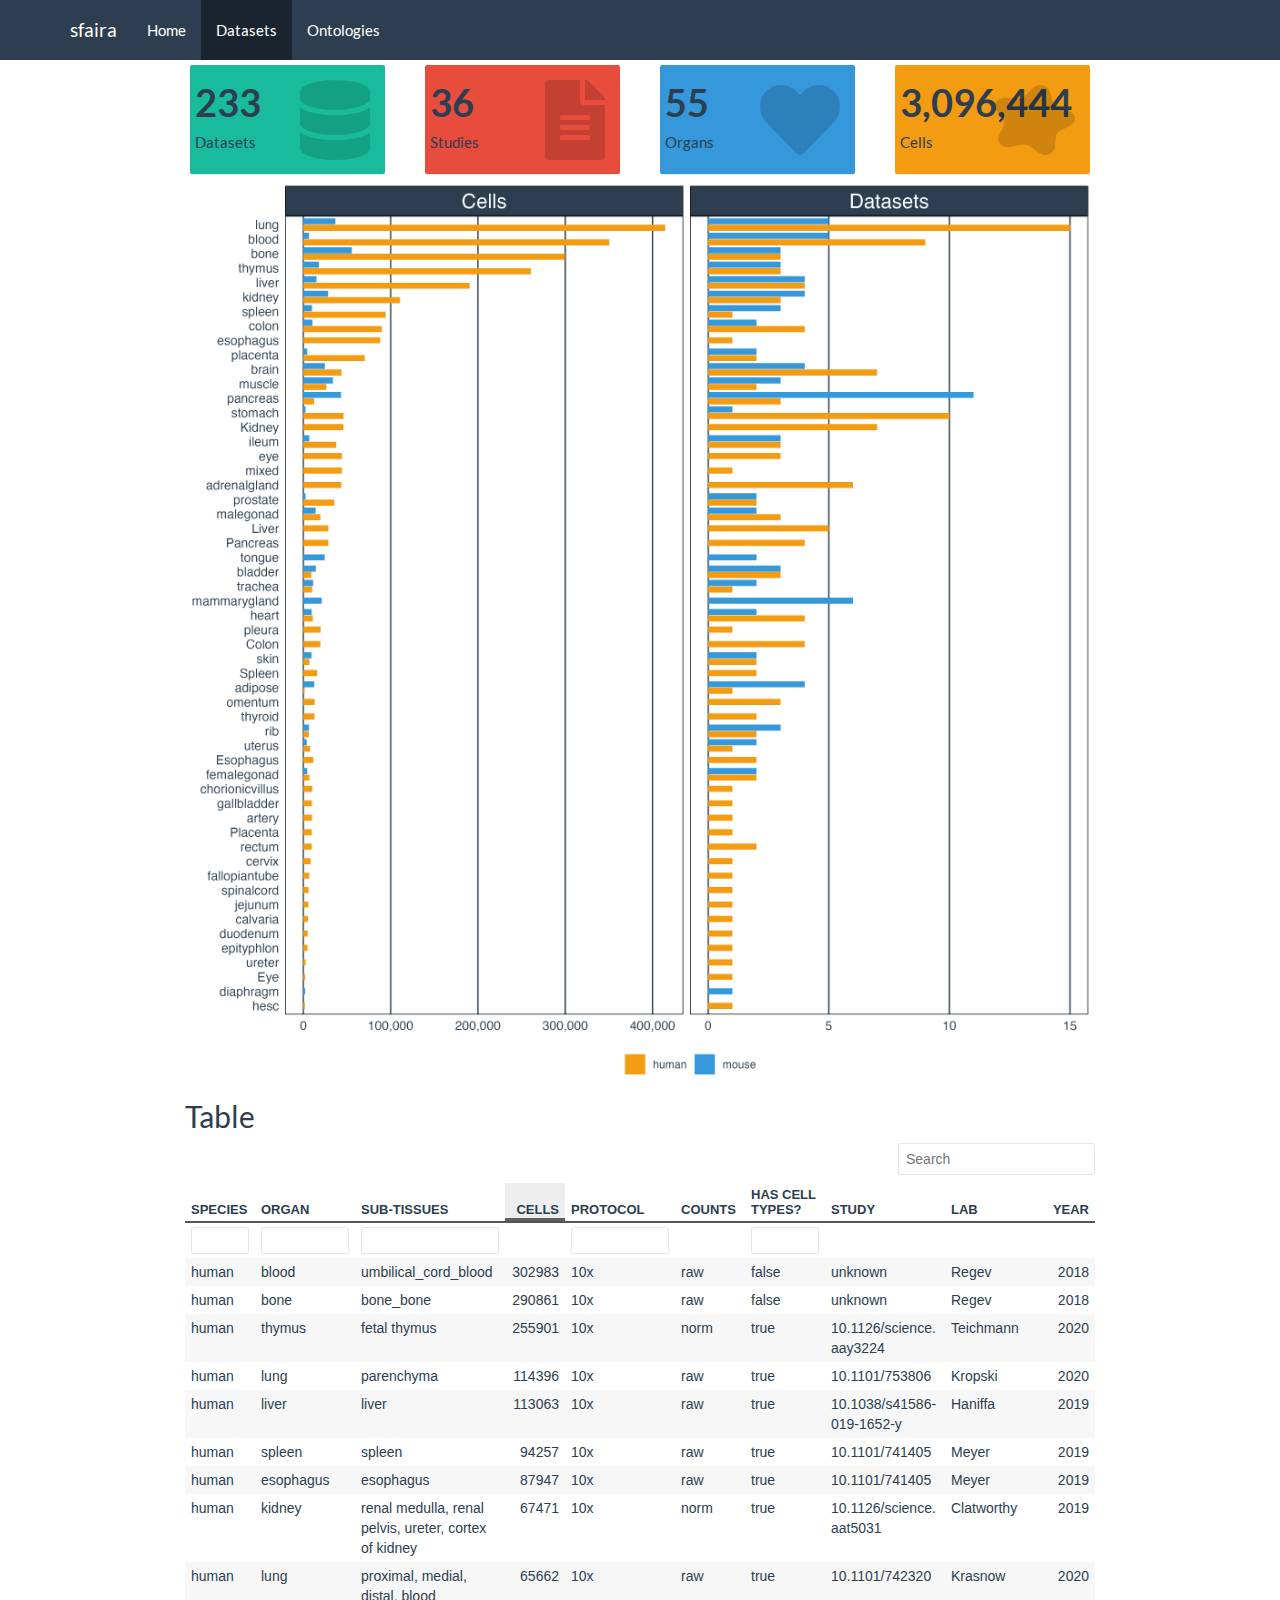
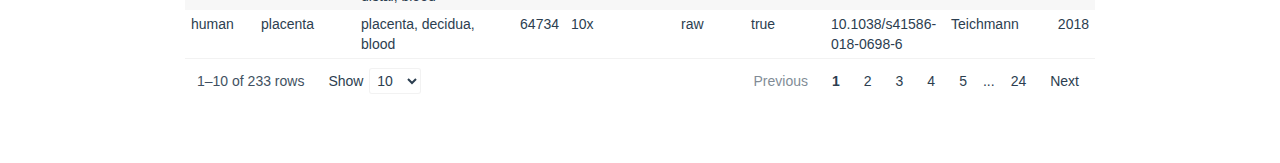
<file: docs/datasets.html>
<!DOCTYPE html>

<html>

<head>

<meta charset="utf-8" />
<meta name="generator" content="pandoc" />
<meta http-equiv="X-UA-Compatible" content="IE=EDGE" />




<title>Datasets</title>

<script src="site_libs/header-attrs-2.5/header-attrs.js"></script>
<script src="site_libs/jquery-1.11.3/jquery.min.js"></script>
<meta name="viewport" content="width=device-width, initial-scale=1" />
<link href="site_libs/bootstrap-3.3.5/css/flatly.min.css" rel="stylesheet" />
<script src="site_libs/bootstrap-3.3.5/js/bootstrap.min.js"></script>
<script src="site_libs/bootstrap-3.3.5/shim/html5shiv.min.js"></script>
<script src="site_libs/bootstrap-3.3.5/shim/respond.min.js"></script>
<script src="site_libs/navigation-1.1/tabsets.js"></script>
<link href="site_libs/highlightjs-9.12.0/default.css" rel="stylesheet" />
<script src="site_libs/highlightjs-9.12.0/highlight.js"></script>
<link href="site_libs/anchor-sections-1.0/anchor-sections.css" rel="stylesheet" />
<script src="site_libs/anchor-sections-1.0/anchor-sections.js"></script>
<link href="site_libs/font-awesome-5.1.0/css/all.css" rel="stylesheet" />
<link href="site_libs/font-awesome-5.1.0/css/v4-shims.css" rel="stylesheet" />
<script src="site_libs/core-js-2.5.3/shim.min.js"></script>
<script src="site_libs/react-16.12.0/react.min.js"></script>
<script src="site_libs/react-16.12.0/react-dom.min.js"></script>
<script src="site_libs/reactwidget-1.0.0/react-tools.js"></script>
<script src="site_libs/htmlwidgets-1.5.2/htmlwidgets.js"></script>
<script src="site_libs/reactable-binding-0.2.3/reactable.js"></script>

<style type="text/css">
  code{white-space: pre-wrap;}
  span.smallcaps{font-variant: small-caps;}
  span.underline{text-decoration: underline;}
  div.column{display: inline-block; vertical-align: top; width: 50%;}
  div.hanging-indent{margin-left: 1.5em; text-indent: -1.5em;}
  ul.task-list{list-style: none;}
    </style>

<style type="text/css">code{white-space: pre;}</style>
<style type="text/css">
  pre:not([class]) {
    background-color: white;
  }
</style>
<script type="text/javascript">
if (window.hljs) {
  hljs.configure({languages: []});
  hljs.initHighlightingOnLoad();
  if (document.readyState && document.readyState === "complete") {
    window.setTimeout(function() { hljs.initHighlighting(); }, 0);
  }
}
</script>



<style type="text/css">
h1 {
  font-size: 34px;
}
h1.title {
  font-size: 38px;
}
h2 {
  font-size: 30px;
}
h3 {
  font-size: 24px;
}
h4 {
  font-size: 18px;
}
h5 {
  font-size: 16px;
}
h6 {
  font-size: 12px;
}
.table th:not([align]) {
  text-align: left;
}
</style>

<link rel="stylesheet" href="style.css" type="text/css" />



<style type = "text/css">
.main-container {
  max-width: 940px;
  margin-left: auto;
  margin-right: auto;
}
code {
  color: inherit;
  background-color: rgba(0, 0, 0, 0.04);
}
img {
  max-width:100%;
}
.tabbed-pane {
  padding-top: 12px;
}
.html-widget {
  margin-bottom: 20px;
}
button.code-folding-btn:focus {
  outline: none;
}
summary {
  display: list-item;
}
</style>


<style type="text/css">
/* padding for bootstrap navbar */
body {
  padding-top: 60px;
  padding-bottom: 40px;
}
/* offset scroll position for anchor links (for fixed navbar)  */
.section h1 {
  padding-top: 65px;
  margin-top: -65px;
}
.section h2 {
  padding-top: 65px;
  margin-top: -65px;
}
.section h3 {
  padding-top: 65px;
  margin-top: -65px;
}
.section h4 {
  padding-top: 65px;
  margin-top: -65px;
}
.section h5 {
  padding-top: 65px;
  margin-top: -65px;
}
.section h6 {
  padding-top: 65px;
  margin-top: -65px;
}
.dropdown-submenu {
  position: relative;
}
.dropdown-submenu>.dropdown-menu {
  top: 0;
  left: 100%;
  margin-top: -6px;
  margin-left: -1px;
  border-radius: 0 6px 6px 6px;
}
.dropdown-submenu:hover>.dropdown-menu {
  display: block;
}
.dropdown-submenu>a:after {
  display: block;
  content: " ";
  float: right;
  width: 0;
  height: 0;
  border-color: transparent;
  border-style: solid;
  border-width: 5px 0 5px 5px;
  border-left-color: #cccccc;
  margin-top: 5px;
  margin-right: -10px;
}
.dropdown-submenu:hover>a:after {
  border-left-color: #ffffff;
}
.dropdown-submenu.pull-left {
  float: none;
}
.dropdown-submenu.pull-left>.dropdown-menu {
  left: -100%;
  margin-left: 10px;
  border-radius: 6px 0 6px 6px;
}
</style>

<script>
// manage active state of menu based on current page
$(document).ready(function () {
  // active menu anchor
  href = window.location.pathname
  href = href.substr(href.lastIndexOf('/') + 1)
  if (href === "")
    href = "index.html";
  var menuAnchor = $('a[href="' + href + '"]');

  // mark it active
  menuAnchor.parent().addClass('active');

  // if it's got a parent navbar menu mark it active as well
  menuAnchor.closest('li.dropdown').addClass('active');
});
</script>

<!-- tabsets -->

<style type="text/css">
.tabset-dropdown > .nav-tabs {
  display: inline-table;
  max-height: 500px;
  min-height: 44px;
  overflow-y: auto;
  background: white;
  border: 1px solid #ddd;
  border-radius: 4px;
}

.tabset-dropdown > .nav-tabs > li.active:before {
  content: "";
  font-family: 'Glyphicons Halflings';
  display: inline-block;
  padding: 10px;
  border-right: 1px solid #ddd;
}

.tabset-dropdown > .nav-tabs.nav-tabs-open > li.active:before {
  content: "&#xe258;";
  border: none;
}

.tabset-dropdown > .nav-tabs.nav-tabs-open:before {
  content: "";
  font-family: 'Glyphicons Halflings';
  display: inline-block;
  padding: 10px;
  border-right: 1px solid #ddd;
}

.tabset-dropdown > .nav-tabs > li.active {
  display: block;
}

.tabset-dropdown > .nav-tabs > li > a,
.tabset-dropdown > .nav-tabs > li > a:focus,
.tabset-dropdown > .nav-tabs > li > a:hover {
  border: none;
  display: inline-block;
  border-radius: 4px;
  background-color: transparent;
}

.tabset-dropdown > .nav-tabs.nav-tabs-open > li {
  display: block;
  float: none;
}

.tabset-dropdown > .nav-tabs > li {
  display: none;
}
</style>

<!-- code folding -->




</head>

<body>


<div class="container-fluid main-container">




<div class="navbar navbar-default  navbar-fixed-top" role="navigation">
  <div class="container">
    <div class="navbar-header">
      <button type="button" class="navbar-toggle collapsed" data-toggle="collapse" data-target="#navbar">
        <span class="icon-bar"></span>
        <span class="icon-bar"></span>
        <span class="icon-bar"></span>
      </button>
      <a class="navbar-brand" href="index.html">sfaira</a>
    </div>
    <div id="navbar" class="navbar-collapse collapse">
      <ul class="nav navbar-nav">
        <li>
  <a href="index.html">Home</a>
</li>
<li>
  <a href="datasets.html">Datasets</a>
</li>
<li>
  <a href="ontologies.html">Ontologies</a>
</li>
      </ul>
      <ul class="nav navbar-nav navbar-right">
        
      </ul>
    </div><!--/.nav-collapse -->
  </div><!--/.container -->
</div><!--/.navbar -->

<div class="fluid-row" id="header">



<h1 class="title toc-ignore">Datasets</h1>

</div>


<div class="row">
<div class="col-md-3">
<div class="value-box bg-success">
<div class="inner">
<p class="value">233</p>
<p class="caption">Datasets</p>
</div>
<div class="icon">
<i class="fa fa-database"></i>
</div>
</div>
</div>
<div class="col-md-3">
<div class="value-box bg-danger">
<div class="inner">
<p class="value">36</p>
<p class="caption">Studies</p>
</div>
<div class="icon">
<i class="fa fa-file-alt"></i>
</div>
</div>
</div>
<div class="col-md-3">
<div class="value-box bg-info">
<div class="inner">
<p class="value">55</p>
<p class="caption">Organs</p>
</div>
<div class="icon">
<i class="fa fa-heart"></i>
</div>
</div>
</div>
<div class="col-md-3">
<div class="value-box bg-warning">
<div class="inner">
<p class="value">3,096,444</p>
<p class="caption">Cells</p>
</div>
<div class="icon">
<i class="fa fa-splotch"></i>
</div>
</div>
</div>
</div>
<p><img src="figures/datasets.Rmd/counts-1.png" width="2000" style="display: block; margin: auto;" /></p>
<div id="table" class="section level2">
<h2>Table</h2>
<div class="custom-table-container">
<div id="htmlwidget-5f07f3fb8cc3148d9109" class="reactable html-widget" style="width:auto;height:auto;"></div>
<script type="application/json" data-for="htmlwidget-5f07f3fb8cc3148d9109">{"x":{"tag":{"name":"Reactable","attribs":{"data":{"id":["human_adipose_2020_microwell_han_001_10.1038/s41586-020-2157-4","human_adrenalgland_2020_microwell_han_001_10.1038/s41586-020-2157-4","human_adrenalgland_2020_microwell_han_002_10.1038/s41586-020-2157-4","human_adrenalgland_2020_microwell_han_003_10.1038/s41586-020-2157-4","human_adrenalgland_2020_microwell_han_004_10.1038/s41586-020-2157-4","human_adrenalgland_2020_microwell_han_005_10.1038/s41586-020-2157-4","human_adrenalgland_2020_microwell_han_006_10.1038/s41586-020-2157-4","human_artery_2020_microwell_han_001_10.1038/s41586-020-2157-4","human_bladder_2020_microwell_han_001_10.1038/s41586-020-2157-4","human_bladder_2020_microwell_han_002_10.1038/s41586-020-2157-4","human_bladder_2020_microwell_han_003_10.1038/s41586-020-2157-4","human_blood_2018_10x_ica_001_unknown","human_blood_2019_10x_10xGenomics_001_unknown","human_blood_2020_microwell_han_001_10.1038/s41586-020-2157-4","human_blood_2020_microwell_han_002_10.1038/s41586-020-2157-4","human_blood_2020_microwell_han_003_10.1038/s41586-020-2157-4","human_blood_2020_microwell_han_004_10.1038/s41586-020-2157-4","human_blood_2020_microwell_han_005_10.1038/s41586-020-2157-4","human_blood_2020_microwell_han_006_10.1038/s41586-020-2157-4","human_blood_2020_microwell_han_007_10.1038/s41586-020-2157-4","human_bone_2018_10x_ica_unknown","human_bone_2020_microwell_han_001_10.1038/s41586-020-2157-4","human_bone_2020_microwell_han_002_10.1038/s41586-020-2157-4","human_brain_2017_DroNcSeq_habib_001_10.1038/nmeth.4407","human_brain_2020_microwell_han_001_10.1038/s41586-020-2157-4","human_brain_2020_microwell_han_002_10.1038/s41586-020-2157-4","human_brain_2020_microwell_han_003_10.1038/s41586-020-2157-4","human_brain_2020_microwell_han_004_10.1038/s41586-020-2157-4","human_brain_2020_microwell_han_005_10.1038/s41586-020-2157-4","human_brain_2020_microwell_han_006_10.1038/s41586-020-2157-4","human_calvaria_2020_microwell_han_001_10.1038/s41586-020-2157-4","human_cervix_2020_microwell_han_001_10.1038/s41586-020-2157-4","human_chorionicvillus_2020_microwell_han_001_10.1038/s41586-020-2157-4","human_colon_2019_10x_james_001_10.1038/s41590-020-0602-z","human_colon_2019_10x_kinchen_001_10.1016/j.cell.2018.08.067","human_colon_2019_10x_smilie_001_10.1016/j.cell.2019.06.029","human_colon_2019_10x_wang_001_10.1084/jem.20191130","human_colon_2020_microwell_han_001_10.1038/s41586-020-2157-4","human_colon_2020_microwell_han_002_10.1038/s41586-020-2157-4","human_colon_2020_microwell_han_003_10.1038/s41586-020-2157-4","human_colon_2020_microwell_han_004_10.1038/s41586-020-2157-4","human_duodenum_2020_microwell_han_001_10.1038/s41586-020-2157-4","human_epityphlon_2020_microwell_han_001_10.1038/s41586-020-2157-4","human_esophagus_2019_10x_madissoon_001_10.1101/741405","human_esophagus_2020_microwell_han_001_10.1038/s41586-020-2157-4","human_esophagus_2020_microwell_han_002_10.1038/s41586-020-2157-4","human_eye_2019_10x_lukowski_001_10.15252/embj.2018100811","human_eye_2019_10x_menon_001_10.1038/s41467-019-12780-8","human_eye_2019_10x_voigt_001_10.1073/pnas.1914143116","human_eye_2020_microwell_han_001_10.1038/s41586-020-2157-4","human_fallopiantube_2020_microwell_han_001_10.1038/s41586-020-2157-4","human_femalegonad_2020_microwell_han_001_10.1038/s41586-020-2157-4","human_femalegonad_2020_microwell_han_002_10.1038/s41586-020-2157-4","human_gallbladder_2020_microwell_han_001_10.1038/s41586-020-2157-4","human_heart_2020_microwell_han_001_10.1038/s41586-020-2157-4","human_heart_2020_microwell_han_002_10.1038/s41586-020-2157-4","human_heart_2020_microwell_han_003_10.1038/s41586-020-2157-4","human_heart_2020_microwell_han_004_10.1038/s41586-020-2157-4","human_hesc_2020_microwell_han_001_10.1038/s41586-020-2157-4","human_ileum_2019_10x_martin_001_10.1016/j.cell.2019.08.008","human_ileum_2019_10x_wang_001_10.1084/jem.20191130","human_ileum_2020_microwell_han_001_10.1038/s41586-020-2157-4","human_jejunum_2020_microwell_han_001_10.1038/s41586-020-2157-4","human_kidney_2019_10xSn_lake_001_10.1038/s41467-019-10861-2","human_kidney_2019_10x_stewart_001_10.1126/science.aat5031","human_kidney_2020_10x_liao_001_10.1038/s41597-019-0351-8","human_kidney_2020_microwell_han_001_10.1038/s41586-020-2157-4","human_kidney_2020_microwell_han_002_10.1038/s41586-020-2157-4","human_kidney_2020_microwell_han_003_10.1038/s41586-020-2157-4","human_kidney_2020_microwell_han_004_10.1038/s41586-020-2157-4","human_kidney_2020_microwell_han_005_10.1038/s41586-020-2157-4","human_kidney_2020_microwell_han_006_10.1038/s41586-020-2157-4","human_kidney_2020_microwell_han_007_10.1038/s41586-020-2157-4","human_liver_2018_10x_macparland_001_10.1038/s41467-018-06318-7","human_liver_2019_10x_popescu_001_10.1038/s41586-019-1652-y","human_liver_2019_10x_ramachandran_001_10.1038/s41586-019-1631-3","human_liver_2019_mCELSeq2_aizarani_001_10.1038/s41586-019-1373-2","human_liver_2020_microwell_han_001_10.1038/s41586-020-2157-4","human_liver_2020_microwell_han_002_10.1038/s41586-020-2157-4","human_liver_2020_microwell_han_003_10.1038/s41586-020-2157-4","human_liver_2020_microwell_han_004_10.1038/s41586-020-2157-4","human_liver_2020_microwell_han_005_10.1038/s41586-020-2157-4","human_lung_2019_10x_braga_001_10.1038/s41591-019-0468-5","human_lung_2019_10x_braga_002_10.1038/s41591-019-0468-5","human_lung_2019_10x_madissoon_001._10.1186/s13059-019-1906-x","human_lung_2019_dropseq_braga_003_10.1038/s41591-019-0468-5","human_lung_2020_10x_habermann_001_10.1101/753806","human_lung_2020_10x_lukassen_001_10.1101/2020.03.13.991455","human_lung_2020_10x_lukassen_002_10.1101/2020.03.13.991455","human_lung_2020_10x_miller_001_10.1016/j.devcel.2020.01.033","human_lung_2020_10x_travaglini_001_10.1101/742320","human_lung_2020_microwell_han_001_10.1038/s41586-020-2157-4","human_lung_2020_microwell_han_002_10.1038/s41586-020-2157-4","human_lung_2020_microwell_han_003_10.1038/s41586-020-2157-4","human_lung_2020_microwell_han_004_10.1038/s41586-020-2157-4","human_lung_2020_microwell_han_005_10.1038/s41586-020-2157-4","human_lung_2020_smartseq2_travaglini_002_10.1101/742320","human_malegonad_2018_10x_guo_001_10.1038/s41422-018-0099-2","human_malegonad_2020_microwell_han_001_10.1038/s41586-020-2157-4","human_malegonad_2020_microwell_han_002_10.1038/s41586-020-2157-4","human_mixed_2019_10x_szabo_001_10.1038/s41467-019-12464-3","human_muscle_2020_microwell_han_001_10.1038/s41586-020-2157-4","human_muscle_2020_microwell_han_002_10.1038/s41586-020-2157-4","human_omentum_2020_microwell_han_001_10.1038/s41586-020-2157-4","human_omentum_2020_microwell_han_002_10.1038/s41586-020-2157-4","human_omentum_2020_microwell_han_003_10.1038/s41586-020-2157-4","human_pancreas_2016_indrop_baron_001_10.1016/j.cels.2016.08.011","human_pancreas_2016_smartseq2_segerstolpe_001_10.1016/j.cmet.2016.08.020","human_pancreas_2017_smartseq2_enge_001_10.1016/j.cell.2017.09.004","human_pancreas_2020_microwell_han_001_10.1038/s41586-020-2157-4","human_pancreas_2020_microwell_han_002_10.1038/s41586-020-2157-4","human_pancreas_2020_microwell_han_003_10.1038/s41586-020-2157-4","human_pancreas_2020_microwell_han_004_10.1038/s41586-020-2157-4","human_placenta_2018_10x_ventotormo_10.1038/s41586-018-0698-6","human_placenta_2018_smartseq2_ventotormo_10.1038/s41586-018-0698-6","human_placenta_2020_microwell_han_001_10.1038/s41586-020-2157-4","human_pleura_2020_microwell_han_001_10.1038/s41586-020-2157-4","human_prostate_2018_10x_henry_001_10.1016/j.celrep.2018.11.086","human_prostate_2020_microwell_han_001_10.1038/s41586-020-2157-4","human_rectum_2019_10x_wang_001_10.1084/jem.20191130","human_rectum_2020_microwell_han_001_10.1038/s41586-020-2157-4","human_rib_2020_microwell_han_001_10.1038/s41586-020-2157-4","human_rib_2020_microwell_han_002_10.1038/s41586-020-2157-4","human_skin_2020_microwell_han_001_10.1038/s41586-020-2157-4","human_skin_2020_microwell_han_002_10.1038/s41586-020-2157-4","human_spinalcord_2020_microwell_han_001_10.1038/s41586-020-2157-4","human_spleen_2019_10x_madissoon_001_10.1101/741405","human_spleen_2020_microwell_han_001_10.1038/s41586-020-2157-4","human_spleen_2020_microwell_han_002_10.1038/s41586-020-2157-4","human_stomach_2020_microwell_han_001_10.1038/s41586-020-2157-4","human_stomach_2020_microwell_han_002_10.1038/s41586-020-2157-4","human_stomach_2020_microwell_han_003_10.1038/s41586-020-2157-4","human_stomach_2020_microwell_han_004_10.1038/s41586-020-2157-4","human_stomach_2020_microwell_han_005_10.1038/s41586-020-2157-4","human_stomach_2020_microwell_han_006_10.1038/s41586-020-2157-4","human_stomach_2020_microwell_han_007_10.1038/s41586-020-2157-4","human_stomach_2020_microwell_han_008_10.1038/s41586-020-2157-4","human_stomach_2020_microwell_han_009_10.1038/s41586-020-2157-4","human_stomach_2020_microwell_han_010_10.1038/s41586-020-2157-4","human_thymus_2020_10x_park_001_10.1126/science.aay3224","human_thymus_2020_microwell_han_001_10.1038/s41586-020-2157-4","human_thymus_2020_microwell_han_002_10.1038/s41586-020-2157-4","human_thyroid_2020_microwell_han_001_10.1038/s41586-020-2157-4","human_thyroid_2020_microwell_han_002_10.1038/s41586-020-2157-4","human_trachea_2020_microwell_han_001_10.1038/s41586-020-2157-4","human_ureter_2020_microwell_han_001_10.1038/s41586-020-2157-4","human_uterus_2020_microwell_han_001_10.1038/s41586-020-2157-4","mouse_adipose_2019_smartseq2_pisco_001_10.1101/661728","mouse_adipose_2019_smartseq2_pisco_002_10.1101/661728","mouse_adipose_2019_smartseq2_pisco_003_10.1101/661728","mouse_adipose_2019_smartseq2_pisco_004_10.1101/661728","mouse_bladder_2018_microwell-seq_han_001_10.1016/j.cell.2018.02.001","mouse_bladder_2019_10x_pisco_001_10.1101/661728","mouse_bladder_2019_smartseq2_pisco_001_10.1101/661728","mouse_blood_2018_microwell-seq_han_001_10.1016/j.cell.2018.02.001","mouse_blood_2018_microwell-seq_han_002_10.1016/j.cell.2018.02.001","mouse_blood_2018_microwell-seq_han_003_10.1016/j.cell.2018.02.001","mouse_blood_2018_microwell-seq_han_004_10.1016/j.cell.2018.02.001","mouse_blood_2018_microwell-seq_han_005_10.1016/j.cell.2018.02.001","mouse_bone_2018_microwell-seq_han_001_10.1016/j.cell.2018.02.001","mouse_bone_2019_10x_pisco_001_10.1101/661728","mouse_bone_2019_smartseq2_pisco_001_10.1101/661728","mouse_brain_2018_microwell-seq_han_001_10.1016/j.cell.2018.02.001","mouse_brain_2018_microwell-seq_han_002_10.1016/j.cell.2018.02.001","mouse_brain_2019_smartseq2_pisco_001_10.1101/661728","mouse_brain_2019_smartseq2_pisco_002_10.1101/661728","mouse_colon_2019_10x_pisco_001_10.1101/661728","mouse_colon_2019_smartseq2_pisco_001_10.1101/661728","mouse_diaphragm_2019_smartseq2_pisco_001_10.1101/661728","mouse_femalegonad_2018_microwell-seq_han_001_10.1016/j.cell.2018.02.001","mouse_femalegonad_2018_microwell-seq_han_002_10.1016/j.cell.2018.02.001","mouse_heart_2019_10x_pisco_001_10.1101/661728","mouse_heart_2019_smartseq2_pisco_001_10.1101/661728","mouse_ileum_2018_microwell-seq_han_001_10.1016/j.cell.2018.02.001","mouse_ileum_2018_microwell-seq_han_002_10.1016/j.cell.2018.02.001","mouse_ileum_2018_microwell-seq_han_003_10.1016/j.cell.2018.02.001","mouse_kidney_2018_microwell-seq_han_001_10.1016/j.cell.2018.02.001","mouse_kidney_2018_microwell-seq_han_002_10.1016/j.cell.2018.02.001","mouse_kidney_2019_10x_pisco_001_10.1101/661728","mouse_kidney_2019_smartseq2_pisco_001_10.1101/661728","mouse_liver_2018_microwell-seq_han_001_10.1016/j.cell.2018.02.001","mouse_liver_2018_microwell-seq_han_002_10.1016/j.cell.2018.02.001","mouse_liver_2019_10x_pisco_001_10.1101/661728","mouse_liver_2019_smartseq2_pisco_001_10.1101/661728","mouse_lung_2018_microwell-seq_han_001_10.1016/j.cell.2018.02.001","mouse_lung_2018_microwell-seq_han_002_10.1016/j.cell.2018.02.001","mouse_lung_2018_microwell-seq_han_003_10.1016/j.cell.2018.02.001","mouse_lung_2019_10x_pisco_001_10.1101/661728","mouse_lung_2019_smartseq2_pisco_001_10.1101/661728","mouse_malegonad_2018_microwell-seq_han_001_10.1016/j.cell.2018.02.001","mouse_malegonad_2018_microwell-seq_han_002_10.1016/j.cell.2018.02.001","mouse_mammarygland_2018_microwell-seq_han_001_10.1016/j.cell.2018.02.001","mouse_mammarygland_2018_microwell-seq_han_002_10.1016/j.cell.2018.02.001","mouse_mammarygland_2018_microwell-seq_han_003_10.1016/j.cell.2018.02.001","mouse_mammarygland_2018_microwell-seq_han_004_10.1016/j.cell.2018.02.001","mouse_mammarygland_2019_10x_pisco_001_10.1101/661728","mouse_mammarygland_2019_smartseq2_pisco_001_10.1101/661728","mouse_muscle_2018_microwell-seq_han_001_10.1016/j.cell.2018.02.001","mouse_muscle_2019_10x_pisco_001_10.1101/661728","mouse_muscle_2019_smartseq2_pisco_001_10.1101/661728","mouse_pancreas_2018_microwell-seq_han_001_10.1016/j.cell.2018.02.001","mouse_pancreas_2019_10x_pisco_001_10.1101/661728","mouse_pancreas_2019_10x_thompson_001_10.1016/j.cmet.2019.01.021","mouse_pancreas_2019_10x_thompson_002_10.1016/j.cmet.2019.01.021","mouse_pancreas_2019_10x_thompson_003_10.1016/j.cmet.2019.01.021","mouse_pancreas_2019_10x_thompson_004_10.1016/j.cmet.2019.01.021","mouse_pancreas_2019_10x_thompson_005_10.1016/j.cmet.2019.01.021","mouse_pancreas_2019_10x_thompson_006_10.1016/j.cmet.2019.01.021","mouse_pancreas_2019_10x_thompson_007_10.1016/j.cmet.2019.01.021","mouse_pancreas_2019_10x_thompson_008_10.1016/j.cmet.2019.01.021","mouse_pancreas_2019_smartseq2_pisco_001_10.1101/661728","mouse_placenta_2018_microwell-seq_han_001_10.1016/j.cell.2018.02.001","mouse_placenta_2018_microwell-seq_han_002_10.1016/j.cell.2018.02.001","mouse_prostate_2018_microwell-seq_han_001_10.1016/j.cell.2018.02.001","mouse_prostate_2018_microwell-seq_han_002_10.1016/j.cell.2018.02.001","mouse_rib_2018_microwell-seq_han_001_10.1016/j.cell.2018.02.001","mouse_rib_2018_microwell-seq_han_002_10.1016/j.cell.2018.02.001","mouse_rib_2018_microwell-seq_han_003_10.1016/j.cell.2018.02.001","mouse_skin_2019_10x_pisco_001_10.1101/661728","mouse_skin_2019_smartseq2_pisco_001_10.1101/661728","mouse_spleen_2018_microwell-seq_han_001_10.1016/j.cell.2018.02.001","mouse_spleen_2019_10x_pisco_001_10.1101/661728","mouse_spleen_2019_smartseq2_pisco_001_10.1101/661728","mouse_stomach_2018_microwell-seq_han_001_10.1016/j.cell.2018.02.001","mouse_thymus_2018_microwell-seq_han_001_10.1016/j.cell.2018.02.001","mouse_thymus_2019_10x_pisco_001_10.1101/661728","mouse_thymus_2019_smartseq2_pisco_001_10.1101/661728","mouse_tongue_2019_10x_pisco_001_10.1101/661728","mouse_tongue_2019_smartseq2_pisco_001_10.1101/661728","mouse_trachea_2019_10x_pisco_001_10.1101/661728","mouse_trachea_2019_smartseq2_pisco_001_10.1101/661728","mouse_uterus_2018_microwell-seq_han_001_10.1016/j.cell.2018.02.001","mouse_uterus_2018_microwell-seq_han_002_10.1016/j.cell.2018.02.001"],"animal":["human","human","human","human","human","human","human","human","human","human","human","human","human","human","human","human","human","human","human","human","human","human","human","human","human","human","human","human","human","human","human","human","human","human","human","human","human","human","human","human","human","human","human","human","human","human","human","human","human","human","human","human","human","human","human","human","human","human","human","human","human","human","human","human","human","human","human","human","human","human","human","human","human","human","human","human","human","human","human","human","human","human","human","human","human","human","human","human","human","human","human","human","human","human","human","human","human","human","human","human","human","human","human","human","human","human","human","human","human","human","human","human","human","human","human","human","human","human","human","human","human","human","human","human","human","human","human","human","human","human","human","human","human","human","human","human","human","human","human","human","human","human","human","human","human","human","human","mouse","mouse","mouse","mouse","mouse","mouse","mouse","mouse","mouse","mouse","mouse","mouse","mouse","mouse","mouse","mouse","mouse","mouse","mouse","mouse","mouse","mouse","mouse","mouse","mouse","mouse","mouse","mouse","mouse","mouse","mouse","mouse","mouse","mouse","mouse","mouse","mouse","mouse","mouse","mouse","mouse","mouse","mouse","mouse","mouse","mouse","mouse","mouse","mouse","mouse","mouse","mouse","mouse","mouse","mouse","mouse","mouse","mouse","mouse","mouse","mouse","mouse","mouse","mouse","mouse","mouse","mouse","mouse","mouse","mouse","mouse","mouse","mouse","mouse","mouse","mouse","mouse","mouse","mouse","mouse","mouse","mouse","mouse","mouse","mouse","mouse"],"organ":["adipose","adrenalgland","adrenalgland","adrenalgland","adrenalgland","adrenalgland","adrenalgland","artery","bladder","bladder","bladder","blood","blood","blood","blood","blood","blood","blood","blood","blood","bone","bone","bone","brain","brain","brain","brain","brain","brain","brain","calvaria","cervix","chorionicvillus","colon","colon","colon","colon","Colon","Colon","Colon","Colon","duodenum","epityphlon","esophagus","Esophagus","Esophagus","eye","eye","eye","Eye","fallopiantube","femalegonad","femalegonad","gallbladder","heart","heart","heart","heart","hesc","ileum","ileum","ileum","jejunum","kidney","kidney","kidney","Kidney","Kidney","Kidney","Kidney","Kidney","Kidney","Kidney","liver","liver","liver","liver","Liver","Liver","Liver","Liver","Liver","lung","lung","lung","lung","lung","lung","lung","lung","lung","lung","lung","lung","lung","lung","lung","malegonad","malegonad","malegonad","mixed","muscle","muscle","omentum","omentum","omentum","pancreas","pancreas","pancreas","Pancreas","Pancreas","Pancreas","Pancreas","placenta","placenta","Placenta","pleura","prostate","prostate","rectum","rectum","rib","rib","skin","skin","spinalcord","spleen","Spleen","Spleen","stomach","stomach","stomach","stomach","stomach","stomach","stomach","stomach","stomach","stomach","thymus","thymus","thymus","thyroid","thyroid","trachea","ureter","uterus","adipose","adipose","adipose","adipose","bladder","bladder","bladder","blood","blood","blood","blood","blood","bone","bone","bone","brain","brain","brain","brain","colon","colon","diaphragm","femalegonad","femalegonad","heart","heart","ileum","ileum","ileum","kidney","kidney","kidney","kidney","liver","liver","liver","liver","lung","lung","lung","lung","lung","malegonad","malegonad","mammarygland","mammarygland","mammarygland","mammarygland","mammarygland","mammarygland","muscle","muscle","muscle","pancreas","pancreas","pancreas","pancreas","pancreas","pancreas","pancreas","pancreas","pancreas","pancreas","pancreas","placenta","placenta","prostate","prostate","rib","rib","rib","skin","skin","spleen","spleen","spleen","stomach","thymus","thymus","thymus","tongue","tongue","trachea","trachea","uterus","uterus"],"subtissue":["AdultAdipose","NeonatalAdrenalGland","FetalAdrenalGland","FetalAdrenalGland","AdultAdrenalGland","FetalAdrenalGland","AdultAdrenalGland","AdultArtery","AdultBladder","AdultBladder","AdultBladder","umbilical_cord_blood","pbmcs","AdultPeripheralBlood","AdultPeripheralBlood","CordBlood","AdultPeripheralBlood","CordBloodCD34P","CordBloodCD34P","CordBlood","bone_bone","AdultBoneMarrow","AdultBoneMarrow","hippocampus, prefrontal cortex","FetalBrain","FetalBrain","FetalBrain","AdultTemporalLobe","FetalBrain","AdultCerebellum","FetalCalvaria","AdultCervix","ChorionicVillus","colonic immune cells","lamina propria of mucosa of colon","colonic epithelium","colon","AdultAscendingColon","AdultTransverseColon","AdultTransverseColon","AdultSigmoidColon","AdultDuodenum","AdultEpityphlon","esophagus","AdultEsophagus","AdultEsophagus","retina","retina","retina","FetalEyes","AdultFallopiantube","FetalFemaleGonad","FetalFemaleGonad","AdultGallbladder","FetalHeart","AdultHeart","AdultHeart","FetalHeart","HESC","ileum","ileum","AdultIleum","AdultJejunum","kidney","renal medulla, renal pelvis, ureter, cortex of kidney","kidney","AdultKidney","AdultKidney","AdultKidney","FetalKidney","FetalKidney","FetalKidney","FetalKidney","caudate lobe","liver","liver","liver","AdultLiver","AdultLiver","AdultLiver","FetalLiver","FetalLiver","alveoli, parenchyma","bronchi","parenchyma","parenchymal lung and distal airway specimens","parenchyma","lung","bronchial epithelial cells","fetal lung","proximal, medial, distal, blood","FetalLung","AdultLung","AdultLung","AdultLung","FetalLung","proximal, medial, distal, blood","malegonad","FetalMaleGonad","FetalMaleGonad","Bone Marrow, Lung, Lymph Node","FetalMuscle","AdultMuscle","AdultOmentum","AdultOmentum","AdultOmentum","pancreas","pancreas","islet of Langerhans","AdultPancreas","FetalPancreas","FetalPancreas","FetalPancreas","placenta, decidua, blood","placenta, decidua, blood","Placenta","AdultPleura","prostate","AdultProstate","rectum","AdultRectum","FetalRib","FetalRib","FetalSkin","FetalSkin","FetalSpinalCord","spleen","AdultSpleen","AdultSpleen","AdultStomach","FetalStomach","FetalIntestine","FetalIntestine","FetalStomach","FetalIntestine","FetalIntestine","AdultStomach","AdultStomach","FetalIntestine","fetal thymus","FetalThymus","FetalThymus","AdultThyroid","AdultThyroid","AdultTrachea","AdultUreter","AdultUterus","adipose","adipose","adipose","adipose","bladder","bladder","bladder","blood","blood","blood","blood","blood","bone","bone","bone","brain","brain","brain","brain","colon","colon","diaphragm","femalegonad","femalegonad","heart","heart","ileum","ileum","ileum","kidney","kidney","kidney","kidney","liver","liver","liver","liver","lung","lung","lung","lung","lung","malegonad","malegonad","mammarygland","mammarygland","mammarygland","mammarygland","mammarygland","mammarygland","muscle","muscle","muscle","pancreas","pancreas","pancreas","pancreas","pancreas","pancreas","pancreas","pancreas","pancreas","pancreas","pancreas","placenta","placenta","prostate","prostate","rib","rib","rib","skin","skin","spleen","spleen","spleen","stomach","thymus","thymus","thymus","tongue","tongue","trachea","trachea","uterus","uterus"],"ncells":[1372,5863,9875,2547,15083,1994,8114,9652,1267,2750,5031,302983,11769,2156,2719,4444,7160,5607,11297,2150,290861,2261,6443,13067,3920,5096,2904,9544,1705,7324,5129,8096,9898,41650,9027,34772,4329,2026,5765,5765,5765,4681,4486,87947,2696,8668,19694,20091,4335,1880,6556,4231,2710,9769,2678,1478,1308,5319,1660,28406,5980,3367,5549,17659,67471,25404,9153,9966,3849,4939,4734,9932,3057,8444,113063,58358,10372,1811,4377,4384,9558,8371,12971,16873,57020,10360,114396,39778,17451,36807,65662,4526,9603,6022,8426,5121,9409,6199,3358,9853,44026,18345,7775,9971,1354,1487,7714,2209,2544,9727,8977,6939,2830,64734,5591,9595,19695,32921,2445,3797,5718,1432,4560,5294,1697,5916,94257,8881,6925,1879,1322,1448,9740,6631,1338,4059,8005,4669,6931,255901,2068,2448,6328,6319,9949,2390,7694,2223,3406,3014,3755,2746,8945,2432,283,2466,3201,135,352,510,40220,14517,3285,753,7249,13417,1887,8311,1858,2432,1931,8613,906,3438,1671,1575,2,4682,21647,1833,4424,261,7294,2859,2512,1414,3014,24540,5218,2216,11789,2081,1059,648,1592,12295,3282,1102,28867,3855,3610,6201,2960,3817,5056,3701,3301,5028,3310,2823,3384,1873,2473,1031,1474,1217,3082,1963,4454,4860,1970,3834,3834,2389,4289,9275,4047,20680,3735,7976,3160,2035,1704],"protocol":["microwell","microwell","microwell","microwell","microwell","microwell","microwell","microwell","microwell","microwell","microwell","10x","10x","microwell","microwell","microwell","microwell","microwell","microwell","microwell","10x","microwell","microwell","DroNcSeq","microwell","microwell","microwell","microwell","microwell","microwell","microwell","microwell","microwell","10x","10x","10x","10x","microwell","microwell","microwell","microwell","microwell","microwell","10x","microwell","microwell","10x","10x","10x","microwell","microwell","microwell","microwell","microwell","microwell","microwell","microwell","microwell","microwell","10x","10x","microwell","microwell","10xSn","10x","10x","microwell","microwell","microwell","microwell","microwell","microwell","microwell","10x","10x","10x","mCEL-Seq2","microwell","microwell","microwell","microwell","microwell","10x","10x","10x","dropseq","10x","10x","10x","10x","10x","microwell","microwell","microwell","microwell","microwell","smartseq2","10x","microwell","microwell","10x","microwell","microwell","microwell","microwell","microwell","inDrop","Smartseq2","Smartseq2","microwell","microwell","microwell","microwell","10x","Smartseq2","microwell","microwell","10x","microwell","10x","microwell","microwell","microwell","microwell","microwell","microwell","10x","microwell","microwell","microwell","microwell","microwell","microwell","microwell","microwell","microwell","microwell","microwell","microwell","10x","microwell","microwell","microwell","microwell","microwell","microwell","microwell","smartseq2","smartseq2","smartseq2","smartseq2","microwell-seq","10x","smartseq2","microwell-seq","microwell-seq","microwell-seq","microwell-seq","microwell-seq","microwell-seq","10x","smartseq2","microwell-seq","microwell-seq","smartseq2","smartseq2","10x","smartseq2","smartseq2","microwell-seq","microwell-seq","10x","smartseq2","microwell-seq","microwell-seq","microwell-seq","microwell-seq","microwell-seq","10x","smartseq2","microwell-seq","microwell-seq","10x","smartseq2","microwell-seq","microwell-seq","microwell-seq","10x","smartseq2","microwell-seq","microwell-seq","microwell-seq","microwell-seq","microwell-seq","microwell-seq","10x","smartseq2","microwell-seq","10x","smartseq2","microwell-seq","10x","10x","10x","10x","10x","10x","10x","10x","10x","smartseq2","microwell-seq","microwell-seq","microwell-seq","microwell-seq","microwell-seq","microwell-seq","microwell-seq","10x","smartseq2","microwell-seq","10x","smartseq2","microwell-seq","microwell-seq","10x","smartseq2","10x","smartseq2","10x","smartseq2","microwell-seq","microwell-seq"],"counts":["raw","raw","raw","raw","raw","raw","raw","raw","raw","raw","raw","raw","raw","raw","raw","raw","raw","raw","raw","raw","raw","raw","raw","raw","raw","raw","raw","raw","raw","raw","raw","raw","raw","raw","raw","raw","raw","raw","raw","raw","raw","raw","raw","raw","raw","raw","raw","raw","norm","raw","raw","raw","raw","raw","raw","raw","raw","raw","raw","raw","raw","raw","raw","raw","norm","raw","raw","raw","raw","raw","raw","raw","raw","raw","raw","raw","raw","raw","raw","raw","raw","raw","norm","norm","raw","raw","raw","raw","raw","raw","raw","raw","raw","raw","raw","raw","raw","raw","raw","raw","raw","raw","raw","raw","raw","raw","raw","raw","raw","raw","raw","raw","raw","raw","raw","raw","raw","raw","raw","raw","raw","raw","raw","raw","raw","raw","raw","raw","raw","raw","raw","raw","raw","raw","raw","raw","raw","raw","raw","norm","raw","raw","raw","raw","raw","raw","raw","norm","norm","norm","norm","raw","norm","norm","raw","raw","raw","raw","raw","raw","norm","norm","raw","raw","norm","norm","norm","norm","norm","raw","raw","norm","norm","raw","raw","raw","raw","raw","norm","norm","raw","raw","norm","norm","raw","raw","raw","norm","norm","raw","raw","raw","raw","raw","raw","norm","norm","raw","norm","norm","raw","norm","raw","raw","raw","raw","raw","raw","raw","raw","norm","raw","raw","raw","raw","raw","raw","raw","norm","norm","raw","norm","norm","raw","raw","norm","norm","norm","norm","norm","norm","raw","raw"],"has_celltypes":[true,true,true,true,true,true,true,true,true,true,true,false,false,true,true,true,true,true,true,true,false,true,true,true,true,true,true,true,true,true,true,true,true,true,true,true,true,true,true,true,true,true,true,true,true,true,true,true,true,true,true,true,true,true,true,true,true,true,true,true,true,true,true,true,true,false,true,true,true,true,true,true,true,true,true,true,true,true,true,true,true,true,true,true,true,true,true,true,true,true,true,true,true,true,true,true,true,true,true,true,true,true,true,true,true,true,true,true,true,true,true,true,true,true,true,true,true,true,true,true,true,true,true,true,true,true,true,true,true,true,true,true,true,true,true,true,true,true,true,true,true,true,true,true,true,true,true,true,true,true,true,true,true,true,true,true,true,true,true,true,true,true,true,true,true,true,true,true,true,true,true,true,true,true,true,true,true,true,true,true,true,true,true,true,true,true,true,true,true,true,true,true,true,true,true,true,true,true,true,true,true,true,true,true,true,true,true,true,true,true,true,true,true,true,true,true,true,true,true,true,true,true,true,true,true,true,true,true,true,true,true,true,true],"study":["10.1038/s41586-020-2157-4","10.1038/s41586-020-2157-4","10.1038/s41586-020-2157-4","10.1038/s41586-020-2157-4","10.1038/s41586-020-2157-4","10.1038/s41586-020-2157-4","10.1038/s41586-020-2157-4","10.1038/s41586-020-2157-4","10.1038/s41586-020-2157-4","10.1038/s41586-020-2157-4","10.1038/s41586-020-2157-4","unknown","unknown","10.1038/s41586-020-2157-4","10.1038/s41586-020-2157-4","10.1038/s41586-020-2157-4","10.1038/s41586-020-2157-4","10.1038/s41586-020-2157-4","10.1038/s41586-020-2157-4","10.1038/s41586-020-2157-4","unknown","10.1038/s41586-020-2157-4","10.1038/s41586-020-2157-4","10.1038/nmeth.4407","10.1038/s41586-020-2157-4","10.1038/s41586-020-2157-4","10.1038/s41586-020-2157-4","10.1038/s41586-020-2157-4","10.1038/s41586-020-2157-4","10.1038/s41586-020-2157-4","10.1038/s41586-020-2157-4","10.1038/s41586-020-2157-4","10.1038/s41586-020-2157-4","10.1038/s41590-020-0602-z","10.1016/j.cell.2018.08.067","10.1016/j.cell.2019.06.029","10.1084/jem.20191130","10.1038/s41586-020-2157-4","10.1038/s41586-020-2157-4","10.1038/s41586-020-2157-4","10.1038/s41586-020-2157-4","10.1038/s41586-020-2157-4","10.1038/s41586-020-2157-4","10.1101/741405","10.1038/s41586-020-2157-4","10.1038/s41586-020-2157-4","10.15252/embj.2018100811","10.1038/s41467-019-12780-8","10.1073/pnas.1914143116","10.1038/s41586-020-2157-4","10.1038/s41586-020-2157-4","10.1038/s41586-020-2157-4","10.1038/s41586-020-2157-4","10.1038/s41586-020-2157-4","10.1038/s41586-020-2157-4","10.1038/s41586-020-2157-4","10.1038/s41586-020-2157-4","10.1038/s41586-020-2157-4","10.1038/s41586-020-2157-4","10.1016/j.cell.2019.08.008","10.1084/jem.20191130","10.1038/s41586-020-2157-4","10.1038/s41586-020-2157-4","10.1038/s41467-019-10861-2","10.1126/science.aat5031","10.1038/s41597-019-0351-8","10.1038/s41586-020-2157-4","10.1038/s41586-020-2157-4","10.1038/s41586-020-2157-4","10.1038/s41586-020-2157-4","10.1038/s41586-020-2157-4","10.1038/s41586-020-2157-4","10.1038/s41586-020-2157-4","10.1038/s41467-018-06318-7","10.1038/s41586-019-1652-y","10.1038/s41586-019-1631-3","10.1038/s41586-019-1373-2","10.1038/s41586-020-2157-4","10.1038/s41586-020-2157-4","10.1038/s41586-020-2157-4","10.1038/s41586-020-2157-4","10.1038/s41586-020-2157-4","10.1038/s41591-019-0468-5","10.1038/s41591-019-0468-5","10.1186/s13059-019-1906-x","10.1038/s41591-019-0468-5","10.1101/753806","10.1101/2020.03.13.991455","10.1101/2020.03.13.991455","10.1016/j.devcel.2020.01.033","10.1101/742320","10.1038/s41586-020-2157-4","10.1038/s41586-020-2157-4","10.1038/s41586-020-2157-4","10.1038/s41586-020-2157-4","10.1038/s41586-020-2157-4","10.1101/742320","10.1038/s41422-018-0099-2","10.1038/s41586-020-2157-4","10.1038/s41586-020-2157-4","10.1038/s41467-019-12464-3","10.1038/s41586-020-2157-4","10.1038/s41586-020-2157-4","10.1038/s41586-020-2157-4","10.1038/s41586-020-2157-4","10.1038/s41586-020-2157-4","10.1016/j.cels.2016.08.011","10.1016/j.cmet.2016.08.020","10.1016/j.cell.2017.09.004","10.1038/s41586-020-2157-4","10.1038/s41586-020-2157-4","10.1038/s41586-020-2157-4","10.1038/s41586-020-2157-4","10.1038/s41586-018-0698-6","10.1038/s41586-018-0698-6","10.1038/s41586-020-2157-4","10.1038/s41586-020-2157-4","10.1016/j.celrep.2018.11.086","10.1038/s41586-020-2157-4","10.1084/jem.20191130","10.1038/s41586-020-2157-4","10.1038/s41586-020-2157-4","10.1038/s41586-020-2157-4","10.1038/s41586-020-2157-4","10.1038/s41586-020-2157-4","10.1038/s41586-020-2157-4","10.1101/741405","10.1038/s41586-020-2157-4","10.1038/s41586-020-2157-4","10.1038/s41586-020-2157-4","10.1038/s41586-020-2157-4","10.1038/s41586-020-2157-4","10.1038/s41586-020-2157-4","10.1038/s41586-020-2157-4","10.1038/s41586-020-2157-4","10.1038/s41586-020-2157-4","10.1038/s41586-020-2157-4","10.1038/s41586-020-2157-4","10.1038/s41586-020-2157-4","10.1126/science.aay3224","10.1038/s41586-020-2157-4","10.1038/s41586-020-2157-4","10.1038/s41586-020-2157-4","10.1038/s41586-020-2157-4","10.1038/s41586-020-2157-4","10.1038/s41586-020-2157-4","10.1038/s41586-020-2157-4","10.1101/661728","10.1101/661728","10.1101/661728","10.1101/661728","10.1016/j.cell.2018.02.001","10.1101/661728","10.1101/661728","10.1016/j.cell.2018.02.001","10.1016/j.cell.2018.02.001","10.1016/j.cell.2018.02.001","10.1016/j.cell.2018.02.001","10.1016/j.cell.2018.02.001","10.1016/j.cell.2018.02.001","10.1101/661728","10.1101/661728","10.1016/j.cell.2018.02.001","10.1016/j.cell.2018.02.001","10.1101/661728","10.1101/661728","10.1101/661728","10.1101/661728","10.1101/661728","10.1016/j.cell.2018.02.001","10.1016/j.cell.2018.02.001","10.1101/661728","10.1101/661728","10.1016/j.cell.2018.02.001","10.1016/j.cell.2018.02.001","10.1016/j.cell.2018.02.001","10.1016/j.cell.2018.02.001","10.1016/j.cell.2018.02.001","10.1101/661728","10.1101/661728","10.1016/j.cell.2018.02.001","10.1016/j.cell.2018.02.001","10.1101/661728","10.1101/661728","10.1016/j.cell.2018.02.001","10.1016/j.cell.2018.02.001","10.1016/j.cell.2018.02.001","10.1101/661728","10.1101/661728","10.1016/j.cell.2018.02.001","10.1016/j.cell.2018.02.001","10.1016/j.cell.2018.02.001","10.1016/j.cell.2018.02.001","10.1016/j.cell.2018.02.001","10.1016/j.cell.2018.02.001","10.1101/661728","10.1101/661728","10.1016/j.cell.2018.02.001","10.1101/661728","10.1101/661728","10.1016/j.cell.2018.02.001","10.1101/661728","10.1016/j.cmet.2019.01.021","10.1016/j.cmet.2019.01.021","10.1016/j.cmet.2019.01.021","10.1016/j.cmet.2019.01.021","10.1016/j.cmet.2019.01.021","10.1016/j.cmet.2019.01.021","10.1016/j.cmet.2019.01.021","10.1016/j.cmet.2019.01.021","10.1101/661728","10.1016/j.cell.2018.02.001","10.1016/j.cell.2018.02.001","10.1016/j.cell.2018.02.001","10.1016/j.cell.2018.02.001","10.1016/j.cell.2018.02.001","10.1016/j.cell.2018.02.001","10.1016/j.cell.2018.02.001","10.1101/661728","10.1101/661728","10.1016/j.cell.2018.02.001","10.1101/661728","10.1101/661728","10.1016/j.cell.2018.02.001","10.1016/j.cell.2018.02.001","10.1101/661728","10.1101/661728","10.1101/661728","10.1101/661728","10.1101/661728","10.1101/661728","10.1016/j.cell.2018.02.001","10.1016/j.cell.2018.02.001"],"lab":["Guo","Guo","Guo","Guo","Guo","Guo","Guo","Guo","Guo","Guo","Guo","Regev","10x Genomics","Guo","Guo","Guo","Guo","Guo","Guo","Guo","Regev","Guo","Guo","Regev","Guo","Guo","Guo","Guo","Guo","Guo","Guo","Guo","Guo","Teichmann","Simmons","Regev","Chen","Guo","Guo","Guo","Guo","Guo","Guo","Meyer","Guo","Guo","Wong","Hafler","Mullins","Guo","Guo","Guo","Guo","Guo","Guo","Guo","Guo","Guo","Guo","Kenigsberg","Chen","Guo","Guo","Jain","Clatworthy","Mo","Guo","Guo","Guo","Guo","Guo","Guo","Guo","McGilvray","Haniffa","Henderson","Gruen","Guo","Guo","Guo","Guo","Guo","Teichmann","Teichmann","Meyer","Teichmann","Kropski","Eils","Eils","Spence","Krasnow","Guo","Guo","Guo","Guo","Guo","Krasnow","Cairns","Guo","Guo","Sims","Guo","Guo","Guo","Guo","Guo","Yanai","Sandberg","Quake","Guo","Guo","Guo","Guo","Teichmann","Teichmann","Guo","Guo","Strand","Guo","Chen","Guo","Guo","Guo","Guo","Guo","Guo","Meyer","Guo","Guo","Guo","Guo","Guo","Guo","Guo","Guo","Guo","Guo","Guo","Guo","Teichmann","Guo","Guo","Guo","Guo","Guo","Guo","Guo","Quake","Quake","Quake","Quake","Guo","Quake","Quake","Guo","Guo","Guo","Guo","Guo","Guo","Quake","Quake","Guo","Guo","Quake","Quake","Quake","Quake","Quake","Guo","Guo","Quake","Quake","Guo","Guo","Guo","Guo","Guo","Quake","Quake","Guo","Guo","Quake","Quake","Guo","Guo","Guo","Quake","Quake","Guo","Guo","Guo","Guo","Guo","Guo","Quake","Quake","Guo","Quake","Quake","Guo","Quake","Bhushan","Bhushan","Bhushan","Bhushan","Bhushan","Bhushan","Bhushan","Bhushan","Quake","Guo","Guo","Guo","Guo","Guo","Guo","Guo","Quake","Quake","Guo","Quake","Quake","Guo","Guo","Quake","Quake","Quake","Quake","Quake","Quake","Guo","Guo"],"year":[2020,2020,2020,2020,2020,2020,2020,2020,2020,2020,2020,2018,2019,2020,2020,2020,2020,2020,2020,2020,2018,2020,2020,2017,2020,2020,2020,2020,2020,2020,2020,2020,2020,2020,2019,2019,2019,2020,2020,2020,2020,2020,2020,2019,2020,2020,2019,2019,2019,2020,2020,2020,2020,2020,2020,2020,2020,2020,2020,2019,2019,2020,2020,2019,2019,2020,2020,2020,2020,2020,2020,2020,2020,2018,2019,2019,2019,2020,2020,2020,2020,2020,2019,2019,2020,2019,2020,2020,2020,2020,2020,2020,2020,2020,2020,2020,2020,2018,2020,2020,2019,2020,2020,2020,2020,2020,2016,2016,2017,2020,2020,2020,2020,2018,2018,2020,2020,2018,2020,2019,2020,2020,2020,2020,2020,2020,2019,2020,2020,2020,2020,2020,2020,2020,2020,2020,2020,2020,2020,2020,2020,2020,2020,2020,2020,2020,2020,2019,2019,2019,2019,2018,2019,2019,2018,2018,2018,2018,2018,2018,2019,2019,2018,2018,2019,2019,2019,2019,2019,2018,2018,2019,2019,2018,2018,2018,2018,2018,2019,2019,2018,2018,2019,2019,2018,2018,2018,2019,2019,2018,2018,2018,2018,2018,2018,2019,2019,2018,2019,2019,2018,2019,2019,2019,2019,2019,2019,2019,2019,2019,2019,2018,2018,2018,2018,2018,2018,2018,2019,2019,2018,2019,2019,2018,2018,2019,2019,2019,2019,2019,2019,2018,2018]},"columns":[{"accessor":"id","name":"id","type":"character","className":"cell","headerClassName":"header","headerStyle":{"fontWeight":700},"show":false},{"accessor":"animal","name":"Species","type":"factor","className":"cell","headerClassName":"header","headerStyle":{"fontWeight":700},"filterable":true,"width":70},{"accessor":"organ","name":"Organ","type":"factor","className":"cell","headerClassName":"header","headerStyle":{"fontWeight":700},"filterable":true,"width":100},{"accessor":"subtissue","name":"Sub-tissues","type":"factor","className":"cell","headerClassName":"header","headerStyle":{"fontWeight":700},"filterable":true,"width":150},{"accessor":"ncells","name":"Cells","type":"numeric","className":"cell","headerClassName":"header","headerStyle":{"fontWeight":700},"width":60},{"accessor":"protocol","name":"Protocol","type":"factor","className":"cell","headerClassName":"header","headerStyle":{"fontWeight":700},"filterable":true,"width":110},{"accessor":"counts","name":"Counts","type":"character","className":"cell","headerClassName":"header","headerStyle":{"fontWeight":700},"width":70},{"accessor":"has_celltypes","name":"Has cell types?","type":"logical","className":"cell","headerClassName":"header","headerStyle":{"fontWeight":700},"filterable":true,"width":80},{"accessor":"study","name":"Study","type":"character","className":"cell","headerClassName":"header","headerStyle":{"fontWeight":700},"width":120},{"accessor":"lab","name":"Lab","type":"character","className":"cell","headerClassName":"header","headerStyle":{"fontWeight":700},"width":100},{"accessor":"year","name":"Year","type":"numeric","className":"cell","headerClassName":"header","headerStyle":{"fontWeight":700},"width":50}],"searchable":true,"defaultSortDesc":true,"defaultSorted":[{"id":"ncells","desc":true}],"defaultPageSize":10,"showPageSizeOptions":true,"pageSizeOptions":[10,25,50,100],"paginationType":"numbers","showPageInfo":true,"minRows":1,"highlight":true,"borderless":true,"striped":true,"compact":true,"showSortIcon":false,"className":"custom-table","dataKey":"d5453cee81098efa468236086596df08","key":"d5453cee81098efa468236086596df08"},"children":[]},"class":"reactR_markup"},"evals":[],"jsHooks":[]}</script>
</div>
</div>




</div>

<script>

// add bootstrap table styles to pandoc tables
function bootstrapStylePandocTables() {
  $('tr.odd').parent('tbody').parent('table').addClass('table table-condensed');
}
$(document).ready(function () {
  bootstrapStylePandocTables();
});


</script>

<!-- tabsets -->

<script>
$(document).ready(function () {
  window.buildTabsets("TOC");
});

$(document).ready(function () {
  $('.tabset-dropdown > .nav-tabs > li').click(function () {
    $(this).parent().toggleClass('nav-tabs-open')
  });
});
</script>

<!-- code folding -->


<!-- dynamically load mathjax for compatibility with self-contained -->
<script>
  (function () {
    var script = document.createElement("script");
    script.type = "text/javascript";
    script.src  = "https://mathjax.rstudio.com/latest/MathJax.js?config=TeX-AMS-MML_HTMLorMML";
    document.getElementsByTagName("head")[0].appendChild(script);
  })();
</script>

</body>
</html>
</file>
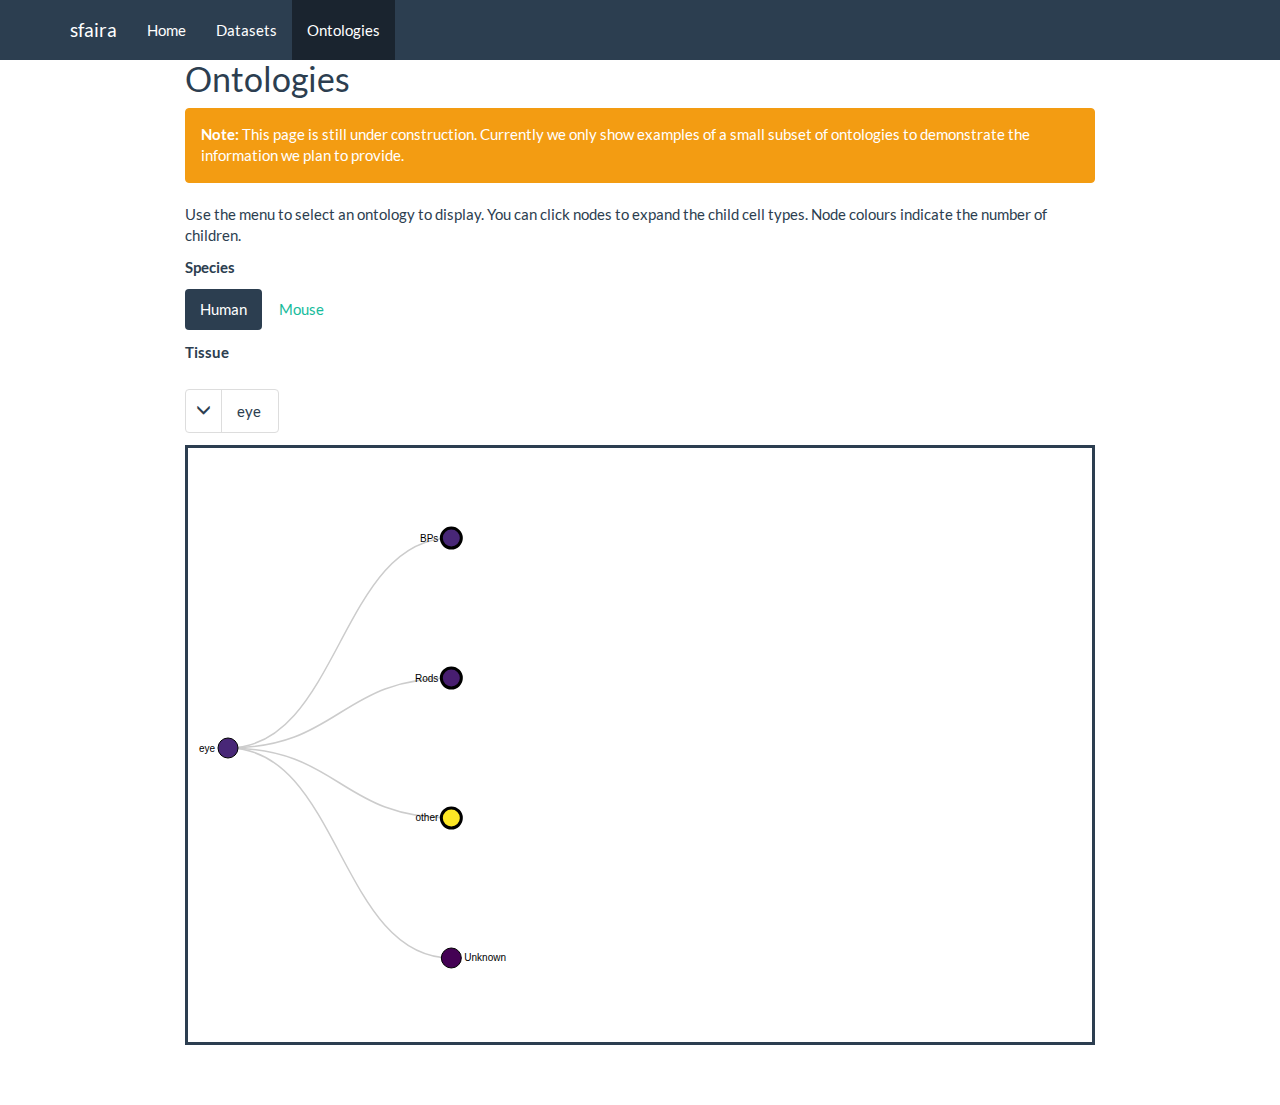
<file: docs/ontologies.html>
<!DOCTYPE html>

<html>

<head>

<meta charset="utf-8" />
<meta name="generator" content="pandoc" />
<meta http-equiv="X-UA-Compatible" content="IE=EDGE" />




<title>Ontologies</title>

<script src="site_libs/header-attrs-2.5/header-attrs.js"></script>
<script src="site_libs/jquery-1.11.3/jquery.min.js"></script>
<meta name="viewport" content="width=device-width, initial-scale=1" />
<link href="site_libs/bootstrap-3.3.5/css/flatly.min.css" rel="stylesheet" />
<script src="site_libs/bootstrap-3.3.5/js/bootstrap.min.js"></script>
<script src="site_libs/bootstrap-3.3.5/shim/html5shiv.min.js"></script>
<script src="site_libs/bootstrap-3.3.5/shim/respond.min.js"></script>
<script src="site_libs/navigation-1.1/tabsets.js"></script>
<link href="site_libs/highlightjs-9.12.0/default.css" rel="stylesheet" />
<script src="site_libs/highlightjs-9.12.0/highlight.js"></script>
<link href="site_libs/anchor-sections-1.0/anchor-sections.css" rel="stylesheet" />
<script src="site_libs/anchor-sections-1.0/anchor-sections.js"></script>
<script src="site_libs/htmlwidgets-1.5.2/htmlwidgets.js"></script>
<script src="site_libs/d3-4.10.2/d3.min.js"></script>
<link href="site_libs/collapsibleTree-0.1.6/collapsibleTree.css" rel="stylesheet" />
<script src="site_libs/collapsibleTree-binding-0.1.7/collapsibleTree.js"></script>

<style type="text/css">
  code{white-space: pre-wrap;}
  span.smallcaps{font-variant: small-caps;}
  span.underline{text-decoration: underline;}
  div.column{display: inline-block; vertical-align: top; width: 50%;}
  div.hanging-indent{margin-left: 1.5em; text-indent: -1.5em;}
  ul.task-list{list-style: none;}
    </style>

<style type="text/css">code{white-space: pre;}</style>
<style type="text/css">
  pre:not([class]) {
    background-color: white;
  }
</style>
<script type="text/javascript">
if (window.hljs) {
  hljs.configure({languages: []});
  hljs.initHighlightingOnLoad();
  if (document.readyState && document.readyState === "complete") {
    window.setTimeout(function() { hljs.initHighlighting(); }, 0);
  }
}
</script>



<style type="text/css">
h1 {
  font-size: 34px;
}
h1.title {
  font-size: 38px;
}
h2 {
  font-size: 30px;
}
h3 {
  font-size: 24px;
}
h4 {
  font-size: 18px;
}
h5 {
  font-size: 16px;
}
h6 {
  font-size: 12px;
}
.table th:not([align]) {
  text-align: left;
}
</style>

<link rel="stylesheet" href="style.css" type="text/css" />



<style type = "text/css">
.main-container {
  max-width: 940px;
  margin-left: auto;
  margin-right: auto;
}
code {
  color: inherit;
  background-color: rgba(0, 0, 0, 0.04);
}
img {
  max-width:100%;
}
.tabbed-pane {
  padding-top: 12px;
}
.html-widget {
  margin-bottom: 20px;
}
button.code-folding-btn:focus {
  outline: none;
}
summary {
  display: list-item;
}
</style>


<style type="text/css">
/* padding for bootstrap navbar */
body {
  padding-top: 60px;
  padding-bottom: 40px;
}
/* offset scroll position for anchor links (for fixed navbar)  */
.section h1 {
  padding-top: 65px;
  margin-top: -65px;
}
.section h2 {
  padding-top: 65px;
  margin-top: -65px;
}
.section h3 {
  padding-top: 65px;
  margin-top: -65px;
}
.section h4 {
  padding-top: 65px;
  margin-top: -65px;
}
.section h5 {
  padding-top: 65px;
  margin-top: -65px;
}
.section h6 {
  padding-top: 65px;
  margin-top: -65px;
}
.dropdown-submenu {
  position: relative;
}
.dropdown-submenu>.dropdown-menu {
  top: 0;
  left: 100%;
  margin-top: -6px;
  margin-left: -1px;
  border-radius: 0 6px 6px 6px;
}
.dropdown-submenu:hover>.dropdown-menu {
  display: block;
}
.dropdown-submenu>a:after {
  display: block;
  content: " ";
  float: right;
  width: 0;
  height: 0;
  border-color: transparent;
  border-style: solid;
  border-width: 5px 0 5px 5px;
  border-left-color: #cccccc;
  margin-top: 5px;
  margin-right: -10px;
}
.dropdown-submenu:hover>a:after {
  border-left-color: #ffffff;
}
.dropdown-submenu.pull-left {
  float: none;
}
.dropdown-submenu.pull-left>.dropdown-menu {
  left: -100%;
  margin-left: 10px;
  border-radius: 6px 0 6px 6px;
}
</style>

<script>
// manage active state of menu based on current page
$(document).ready(function () {
  // active menu anchor
  href = window.location.pathname
  href = href.substr(href.lastIndexOf('/') + 1)
  if (href === "")
    href = "index.html";
  var menuAnchor = $('a[href="' + href + '"]');

  // mark it active
  menuAnchor.parent().addClass('active');

  // if it's got a parent navbar menu mark it active as well
  menuAnchor.closest('li.dropdown').addClass('active');
});
</script>

<!-- tabsets -->

<style type="text/css">
.tabset-dropdown > .nav-tabs {
  display: inline-table;
  max-height: 500px;
  min-height: 44px;
  overflow-y: auto;
  background: white;
  border: 1px solid #ddd;
  border-radius: 4px;
}

.tabset-dropdown > .nav-tabs > li.active:before {
  content: "";
  font-family: 'Glyphicons Halflings';
  display: inline-block;
  padding: 10px;
  border-right: 1px solid #ddd;
}

.tabset-dropdown > .nav-tabs.nav-tabs-open > li.active:before {
  content: "&#xe258;";
  border: none;
}

.tabset-dropdown > .nav-tabs.nav-tabs-open:before {
  content: "";
  font-family: 'Glyphicons Halflings';
  display: inline-block;
  padding: 10px;
  border-right: 1px solid #ddd;
}

.tabset-dropdown > .nav-tabs > li.active {
  display: block;
}

.tabset-dropdown > .nav-tabs > li > a,
.tabset-dropdown > .nav-tabs > li > a:focus,
.tabset-dropdown > .nav-tabs > li > a:hover {
  border: none;
  display: inline-block;
  border-radius: 4px;
  background-color: transparent;
}

.tabset-dropdown > .nav-tabs.nav-tabs-open > li {
  display: block;
  float: none;
}

.tabset-dropdown > .nav-tabs > li {
  display: none;
}
</style>

<!-- code folding -->




</head>

<body>


<div class="container-fluid main-container">




<div class="navbar navbar-default  navbar-fixed-top" role="navigation">
  <div class="container">
    <div class="navbar-header">
      <button type="button" class="navbar-toggle collapsed" data-toggle="collapse" data-target="#navbar">
        <span class="icon-bar"></span>
        <span class="icon-bar"></span>
        <span class="icon-bar"></span>
      </button>
      <a class="navbar-brand" href="index.html">sfaira</a>
    </div>
    <div id="navbar" class="navbar-collapse collapse">
      <ul class="nav navbar-nav">
        <li>
  <a href="index.html">Home</a>
</li>
<li>
  <a href="datasets.html">Datasets</a>
</li>
<li>
  <a href="ontologies.html">Ontologies</a>
</li>
      </ul>
      <ul class="nav navbar-nav navbar-right">
        
      </ul>
    </div><!--/.nav-collapse -->
  </div><!--/.container -->
</div><!--/.navbar -->

<div class="fluid-row" id="header">



<h1 class="title toc-ignore">Ontologies</h1>

</div>


<div id="ontologies" class="section level1 tabset tabset-pills tabset-fade">
<h1 class="tabset tabset-pills tabset-fade">Ontologies</h1>
<div class="alert alert-warning">
<p><strong>Note:</strong> This page is still under construction. Currently we only show examples of a small subset of ontologies to demonstrate the information we plan to provide.</p>
</div>
<p>Use the menu to select an ontology to display. You can click nodes to expand the child cell types. Node colours indicate the number of children.</p>
<p><strong>Species</strong></p>
<div id="human" class="section level2 tabset tabset-dropdown tabset-fade">
<h2 class="tabset tabset-dropdown tabset-fade">Human</h2>
<p><strong>Tissue</strong></p>
<div id="eye" class="section level3 unnumbered">
<h3 class="unnumbered">eye</h3>
<div id="htmlwidget-0159f0f7dac791ab0913" style="width:910px;height:600px;" class="collapsibleTree html-widget"></div>
<script type="application/json" data-for="htmlwidget-0159f0f7dac791ab0913">{"x":{"data":{"name":"eye","fill":"#482777","WeightOfNode":45,"children":[{"name":"BPs","fill":"#482777","WeightOfNode":4,"children":[{"name":"Retinal bipolar neuron type A","fill":"#440154","WeightOfNode":1},{"name":"Retinal bipolar neuron type B","fill":"#440154","WeightOfNode":1},{"name":"Retinal bipolar neuron type C","fill":"#440154","WeightOfNode":1},{"name":"Retinal bipolar neuron type D","fill":"#440154","WeightOfNode":1}]},{"name":"Rods","fill":"#481E70","WeightOfNode":3,"children":[{"name":"Retinal rod cell type A","fill":"#440154","WeightOfNode":1},{"name":"Retinal rod cell type B","fill":"#440154","WeightOfNode":1},{"name":"Retinal rod cell type C","fill":"#440154","WeightOfNode":1}]},{"name":"other","fill":"#FDE725","WeightOfNode":37,"children":[{"name":"Amacrine cell","fill":"#440154","WeightOfNode":1},{"name":"Antigen presenting cell (RPS high)","fill":"#440154","WeightOfNode":1},{"name":"B-cell","fill":"#440154","WeightOfNode":1},{"name":"Basal cell","fill":"#440154","WeightOfNode":1},{"name":"CB CD34_pos","fill":"#440154","WeightOfNode":1},{"name":"Dendritic cell","fill":"#440154","WeightOfNode":1},{"name":"Endothelial cell","fill":"#440154","WeightOfNode":1},{"name":"Epithelial cell (intermediated)","fill":"#440154","WeightOfNode":1},{"name":"Erythroid cell","fill":"#440154","WeightOfNode":1},{"name":"Erythroid progenitor cell (RP high)","fill":"#440154","WeightOfNode":1},{"name":"Fetal endocrine cell","fill":"#440154","WeightOfNode":1},{"name":"Fetal epithelial progenitor","fill":"#440154","WeightOfNode":1},{"name":"Fetal mesenchymal progenitor","fill":"#440154","WeightOfNode":1},{"name":"Fetal neuron","fill":"#440154","WeightOfNode":1},{"name":"Fetal skeletal muscle cell","fill":"#440154","WeightOfNode":1},{"name":"Fetal stromal cell","fill":"#440154","WeightOfNode":1},{"name":"Fibroblast","fill":"#440154","WeightOfNode":1},{"name":"Gastric endocrine cell","fill":"#440154","WeightOfNode":1},{"name":"Goblet cell","fill":"#440154","WeightOfNode":1},{"name":"Horizontal cells","fill":"#440154","WeightOfNode":1},{"name":"Macroglia","fill":"#440154","WeightOfNode":1},{"name":"Macrophage","fill":"#440154","WeightOfNode":1},{"name":"Mast-cell","fill":"#440154","WeightOfNode":1},{"name":"Melanocyte","fill":"#440154","WeightOfNode":1},{"name":"Microglia","fill":"#440154","WeightOfNode":1},{"name":"Muller cell","fill":"#440154","WeightOfNode":1},{"name":"Pericyte","fill":"#440154","WeightOfNode":1},{"name":"Primordial germ cell","fill":"#440154","WeightOfNode":1},{"name":"Retinal cone cell","fill":"#440154","WeightOfNode":1},{"name":"Retinal ganglion cell","fill":"#440154","WeightOfNode":1},{"name":"Retinal pigment epithelium","fill":"#440154","WeightOfNode":1},{"name":"Schwann1","fill":"#440154","WeightOfNode":1},{"name":"Schwann2","fill":"#440154","WeightOfNode":1},{"name":"Stratified epithelial cell","fill":"#440154","WeightOfNode":1},{"name":"T cell","fill":"#440154","WeightOfNode":1},{"name":"T/NK-cell","fill":"#440154","WeightOfNode":1},{"name":"hESC","fill":"#440154","WeightOfNode":1}]},{"name":"Unknown","fill":"#440154","WeightOfNode":1}]},"options":{"hierarchy":[1,2,3],"input":null,"attribute":"leafCount","linkLength":null,"fontSize":10,"tooltip":true,"collapsed":true,"zoomable":true,"margin":{"top":20,"bottom":20,"left":40,"right":200}}},"evals":[],"jsHooks":[]}</script>
</div>
<div id="kidney" class="section level3 unnumbered">
<h3 class="unnumbered">kidney</h3>
<div id="htmlwidget-ab5e757ab7c2befebb3d" style="width:910px;height:600px;" class="collapsibleTree html-widget"></div>
<script type="application/json" data-for="htmlwidget-ab5e757ab7c2befebb3d">{"x":{"data":{"name":"kidney","fill":"#472C7A","WeightOfNode":116,"children":[{"name":"Type A intercalated cell","fill":"#460A5E","WeightOfNode":2,"children":[{"name":"Collecting Duct - Intercalated Cells Type A (cortex)","fill":"#440154","WeightOfNode":1},{"name":"Collecting Duct - Intercalated Cells Type A (medulla)","fill":"#440154","WeightOfNode":1}]},{"name":"Principal cell","fill":"#470F62","WeightOfNode":3,"children":[{"name":"Collecting Duct - PCs - Stressed Dissoc Subset","fill":"#440154","WeightOfNode":1},{"name":"Collecting Duct - Principal Cells (cortex)","fill":"#440154","WeightOfNode":1},{"name":"Collecting Duct - Principal Cells (medulla)","fill":"#440154","WeightOfNode":1}]},{"name":"Proximal tubule","fill":"#481769","WeightOfNode":5,"children":[{"name":"Proximal Tubule Epithelial Cells (S1)","fill":"#440154","WeightOfNode":1},{"name":"Proximal Tubule Epithelial Cells (S2)","fill":"#440154","WeightOfNode":1},{"name":"Proximal Tubule Epithelial Cells (S3)","fill":"#440154","WeightOfNode":1},{"name":"Proximal Tubule Epithelial Cells - Fibrinogen+ (S3)","fill":"#440154","WeightOfNode":1},{"name":"Proximal Tubule Epithelial Cells - Stress/Inflam","fill":"#440154","WeightOfNode":1}]},{"name":"Dendritic cell","fill":"#460A5E","WeightOfNode":2,"children":[{"name":"MNP-c/dendritic cell","fill":"#440154","WeightOfNode":1},{"name":"Plasmacytoid dendritic cell","fill":"#440154","WeightOfNode":1}]},{"name":"Endothelial cell","fill":"#481C6E","WeightOfNode":6,"children":[{"name":"Endothelial Cells (unassigned)","fill":"#440154","WeightOfNode":1},{"name":"Endothelial Cells - AEA & DVR","fill":"#440154","WeightOfNode":1},{"name":"Endothelial Cells - AVR","fill":"#440154","WeightOfNode":1},{"name":"Endothelial Cells - glomerular capillaries","fill":"#440154","WeightOfNode":1},{"name":"Peritubular capillary endothelium 1","fill":"#440154","WeightOfNode":1},{"name":"Peritubular capillary endothelium 2","fill":"#440154","WeightOfNode":1}]},{"name":"Epithelial cell","fill":"#481F71","WeightOfNode":7,"children":[{"name":"Pelvic epithelium","fill":"#440154","WeightOfNode":1},{"name":"Pelvic epithelium - distal UB","fill":"#440154","WeightOfNode":1},{"name":"Proximal Tubule Epithelial Cells (S1)","fill":"#440154","WeightOfNode":1},{"name":"Proximal Tubule Epithelial Cells (S2)","fill":"#440154","WeightOfNode":1},{"name":"Proximal Tubule Epithelial Cells (S3)","fill":"#440154","WeightOfNode":1},{"name":"Proximal Tubule Epithelial Cells - Fibrinogen+ (S3)","fill":"#440154","WeightOfNode":1},{"name":"Proximal Tubule Epithelial Cells - Stress/Inflam","fill":"#440154","WeightOfNode":1}]},{"name":"Intercalated cell","fill":"#481366","WeightOfNode":4,"children":[{"name":"Collecting Duct - Intercalated Cells Type A (cortex)","fill":"#440154","WeightOfNode":1},{"name":"Collecting Duct - Intercalated Cells Type A (medulla)","fill":"#440154","WeightOfNode":1},{"name":"Collecting Duct - Intercalated Cells Type B","fill":"#440154","WeightOfNode":1},{"name":"Indistinct intercalated cell","fill":"#440154","WeightOfNode":1}]},{"name":"T cell","fill":"#460A5E","WeightOfNode":2,"children":[{"name":"CD4 T cell","fill":"#440154","WeightOfNode":1},{"name":"CD8 T cell","fill":"#440154","WeightOfNode":1}]},{"name":"Ureteric bud cell","fill":"#470F62","WeightOfNode":3,"children":[{"name":"CNT/PC - proximal UB","fill":"#440154","WeightOfNode":1},{"name":"Proximal UB","fill":"#440154","WeightOfNode":1},{"name":"Pelvic epithelium - distal UB","fill":"#440154","WeightOfNode":1}]},{"name":"other","fill":"#FDE725","WeightOfNode":82,"children":[{"name":"Acinar cell","fill":"#440154","WeightOfNode":1},{"name":"Antigen presenting cell (RPS high)","fill":"#440154","WeightOfNode":1},{"name":"B cell","fill":"#440154","WeightOfNode":1},{"name":"B cell (Plasmocyte)","fill":"#440154","WeightOfNode":1},{"name":"CB CD34+","fill":"#440154","WeightOfNode":1},{"name":"Cap mesenchyme","fill":"#440154","WeightOfNode":1},{"name":"Chondrocyte","fill":"#440154","WeightOfNode":1},{"name":"Connecting tubule","fill":"#440154","WeightOfNode":1},{"name":"Decending Limb","fill":"#440154","WeightOfNode":1},{"name":"Distal Convoluted Tubule","fill":"#440154","WeightOfNode":1},{"name":"Distal S shaped body","fill":"#440154","WeightOfNode":1},{"name":"Distal renal vesicle","fill":"#440154","WeightOfNode":1},{"name":"Distinct proximal tubule 1","fill":"#440154","WeightOfNode":1},{"name":"Distinct proximal tubule 2","fill":"#440154","WeightOfNode":1},{"name":"Endocrine cell","fill":"#440154","WeightOfNode":1},{"name":"Endothelial cell (APC)","fill":"#440154","WeightOfNode":1},{"name":"Endothelial cell (endothelial to mesenchymal transition)","fill":"#440154","WeightOfNode":1},{"name":"Enterocyte","fill":"#440154","WeightOfNode":1},{"name":"Enterocyte progenitor","fill":"#440154","WeightOfNode":1},{"name":"Epithelial Cells (unassigned)","fill":"#440154","WeightOfNode":1},{"name":"Epithelial progenitor","fill":"#440154","WeightOfNode":1},{"name":"Erythroid","fill":"#440154","WeightOfNode":1},{"name":"Erythroid progenitor cell (RP high)","fill":"#440154","WeightOfNode":1},{"name":"Fasciculata cell","fill":"#440154","WeightOfNode":1},{"name":"Fibroblast","fill":"#440154","WeightOfNode":1},{"name":"Gastric endocrine cell","fill":"#440154","WeightOfNode":1},{"name":"Goblet cell","fill":"#440154","WeightOfNode":1},{"name":"Innate like lymphocyte","fill":"#440154","WeightOfNode":1},{"name":"Intermediated cell","fill":"#440154","WeightOfNode":1},{"name":"Interstitium","fill":"#440154","WeightOfNode":1},{"name":"Loop of Henle","fill":"#440154","WeightOfNode":1},{"name":"M2 Macrophage","fill":"#440154","WeightOfNode":1},{"name":"MNP-a/classical monocyte derived","fill":"#440154","WeightOfNode":1},{"name":"MNP-b/non-classical monocyte derived","fill":"#440154","WeightOfNode":1},{"name":"MNP-c/dendritic cell","fill":"#440154","WeightOfNode":1},{"name":"MNP-d/Tissue macrophage","fill":"#440154","WeightOfNode":1},{"name":"Macrophage","fill":"#440154","WeightOfNode":1},{"name":"Mast cell","fill":"#440154","WeightOfNode":1},{"name":"Mast cells","fill":"#440154","WeightOfNode":1},{"name":"Medial S shaped body","fill":"#440154","WeightOfNode":1},{"name":"Megakaryocyte","fill":"#440154","WeightOfNode":1},{"name":"Mesangial Cells","fill":"#440154","WeightOfNode":1},{"name":"Monocyte","fill":"#440154","WeightOfNode":1},{"name":"Myeloid cell","fill":"#440154","WeightOfNode":1},{"name":"Myofibroblast","fill":"#440154","WeightOfNode":1},{"name":"NK cell","fill":"#440154","WeightOfNode":1},{"name":"NKT cell","fill":"#440154","WeightOfNode":1},{"name":"Neuron","fill":"#440154","WeightOfNode":1},{"name":"Neutrophil","fill":"#440154","WeightOfNode":1},{"name":"Neutrophil (RPS high)","fill":"#440154","WeightOfNode":1},{"name":"Podocyte","fill":"#440154","WeightOfNode":1},{"name":"Primordial germ cell","fill":"#440154","WeightOfNode":1},{"name":"Proliferating B cell","fill":"#440154","WeightOfNode":1},{"name":"Proliferating NK cell","fill":"#440154","WeightOfNode":1},{"name":"Proliferating Proximal Tubule","fill":"#440154","WeightOfNode":1},{"name":"Proliferating T cell","fill":"#440154","WeightOfNode":1},{"name":"Proliferating cDC2","fill":"#440154","WeightOfNode":1},{"name":"Proliferating cap mesenchyme","fill":"#440154","WeightOfNode":1},{"name":"Proliferating distal renal vesicle","fill":"#440154","WeightOfNode":1},{"name":"Proliferating fibroblast","fill":"#440154","WeightOfNode":1},{"name":"Proliferating macrophage","fill":"#440154","WeightOfNode":1},{"name":"Proliferating monocyte","fill":"#440154","WeightOfNode":1},{"name":"Proliferating myofibroblast","fill":"#440154","WeightOfNode":1},{"name":"Proliferating stroma progenitor","fill":"#440154","WeightOfNode":1},{"name":"Proximal S shaped body","fill":"#440154","WeightOfNode":1},{"name":"Proximal UB","fill":"#440154","WeightOfNode":1},{"name":"Proximal renal vesicle","fill":"#440154","WeightOfNode":1},{"name":"Proximal tubule progenitor","fill":"#440154","WeightOfNode":1},{"name":"Sinusoidal endothelial cell","fill":"#440154","WeightOfNode":1},{"name":"Skeletal muscle cell","fill":"#440154","WeightOfNode":1},{"name":"Stratified epithelial cell","fill":"#440154","WeightOfNode":1},{"name":"Stroma progenitor","fill":"#440154","WeightOfNode":1},{"name":"Stromal cell","fill":"#440154","WeightOfNode":1},{"name":"Thick ascending limb of Loop of Henle","fill":"#440154","WeightOfNode":1},{"name":"Thin ascending limb","fill":"#440154","WeightOfNode":1},{"name":"Transitional urothelium","fill":"#440154","WeightOfNode":1},{"name":"Unknown - Novel PT CFH+ Subpopulation (S2)","fill":"#440154","WeightOfNode":1},{"name":"Vascular Smooth Muscle Cells and pericytes","fill":"#440154","WeightOfNode":1},{"name":"cDC1","fill":"#440154","WeightOfNode":1},{"name":"cDC2","fill":"#440154","WeightOfNode":1},{"name":"hESC","fill":"#440154","WeightOfNode":1},{"name":"pDC","fill":"#440154","WeightOfNode":1}]}]},"options":{"hierarchy":[1,2,3],"input":null,"attribute":"leafCount","linkLength":null,"fontSize":10,"tooltip":true,"collapsed":true,"zoomable":true,"margin":{"top":20,"bottom":20,"left":55,"right":305}}},"evals":[],"jsHooks":[]}</script>
</div>
</div>
<div id="mouse" class="section level2 tabset tabset-dropdown tabset-fade">
<h2 class="tabset tabset-dropdown tabset-fade">Mouse</h2>
<p><strong>Tissue</strong></p>
<div id="bladder" class="section level3 unnumbered">
<h3 class="unnumbered">bladder</h3>
<div id="htmlwidget-230e43dbc20deb43082d" style="width:910px;height:600px;" class="collapsibleTree html-widget"></div>
<script type="application/json" data-for="htmlwidget-230e43dbc20deb43082d">{"x":{"data":{"name":"bladder","fill":"#35B779","WeightOfNode":12,"children":[{"name":"bladder cell","fill":"#FDE725","WeightOfNode":6,"children":[{"name":"basal epithelial cell","fill":"#440154","WeightOfNode":1},{"name":"epithelial cell","fill":"#440154","WeightOfNode":1},{"name":"mesenchymal stromal cell","fill":"#440154","WeightOfNode":1},{"name":"smooth muscle cell","fill":"#440154","WeightOfNode":1},{"name":"stromal cell","fill":"#440154","WeightOfNode":1},{"name":"umbrella cell","fill":"#440154","WeightOfNode":1}]},{"name":"leukocyte","fill":"#21908D","WeightOfNode":3,"children":[{"name":"dendritic cell","fill":"#440154","WeightOfNode":1},{"name":"macrophage","fill":"#440154","WeightOfNode":1},{"name":"NK cell","fill":"#440154","WeightOfNode":1}]},{"name":"other","fill":"#31688E","WeightOfNode":2,"children":[{"name":"bladder urothelial cell","fill":"#440154","WeightOfNode":1},{"name":"endothelial cell","fill":"#440154","WeightOfNode":1}]},{"name":"unknown","fill":"#440154","WeightOfNode":1}]},"options":{"hierarchy":[1,2,3],"input":null,"attribute":"leafCount","linkLength":null,"fontSize":10,"tooltip":true,"collapsed":true,"zoomable":true,"margin":{"top":20,"bottom":20,"left":60,"right":145}}},"evals":[],"jsHooks":[]}</script>
</div>
<div id="kidney-1" class="section level3 unnumbered">
<h3 class="unnumbered">kidney</h3>
<div id="htmlwidget-bdf63faffed54761eda6" style="width:910px;height:600px;" class="collapsibleTree html-widget"></div>
<script type="application/json" data-for="htmlwidget-bdf63faffed54761eda6">{"x":{"data":{"name":"kidney","fill":"#277F8E","WeightOfNode":35,"children":[{"name":"epithelial cell","fill":"#277F8E","WeightOfNode":6,"children":[{"name":"kidney collecting duct epithelial cell","fill":"#440154","WeightOfNode":1},{"name":"kidney distal convoluted tubule epithelial cell","fill":"#440154","WeightOfNode":1},{"name":"kidney loop of Henle ascending limb epithelial cell","fill":"#440154","WeightOfNode":1},{"name":"kidney loop of Henle thick ascending limb epithelial cell","fill":"#440154","WeightOfNode":1},{"name":"kidney proximal convoluted tubule epithelial cell","fill":"#440154","WeightOfNode":1},{"name":"kidney proximal straight tubule epithelial cell","fill":"#440154","WeightOfNode":1}]},{"name":"epithelial cell of proximal tubule","fill":"#46327E","WeightOfNode":2,"children":[{"name":"kidney proximal convoluted tubule epithelial cell","fill":"#440154","WeightOfNode":1},{"name":"kidney proximal straight tubule epithelial cell","fill":"#440154","WeightOfNode":1}]},{"name":"lymphocyte","fill":"#2E6E8E","WeightOfNode":5,"children":[{"name":"B cell","fill":"#440154","WeightOfNode":1},{"name":"dendritic cell","fill":"#440154","WeightOfNode":1},{"name":"macrophage","fill":"#440154","WeightOfNode":1},{"name":"NK cell","fill":"#440154","WeightOfNode":1},{"name":"T cell","fill":"#440154","WeightOfNode":1}]},{"name":"leukocyte","fill":"#21908D","WeightOfNode":7,"children":[{"name":"B cell","fill":"#440154","WeightOfNode":1},{"name":"dendritic cell","fill":"#440154","WeightOfNode":1},{"name":"macrophage","fill":"#440154","WeightOfNode":1},{"name":"neutrophil progenitor","fill":"#440154","WeightOfNode":1},{"name":"NK cell","fill":"#440154","WeightOfNode":1},{"name":"plasma cell","fill":"#440154","WeightOfNode":1},{"name":"T cell","fill":"#440154","WeightOfNode":1}]},{"name":"other","fill":"#FDE725","WeightOfNode":14,"children":[{"name":"brush cell","fill":"#440154","WeightOfNode":1},{"name":"endothelial cell","fill":"#440154","WeightOfNode":1},{"name":"fenestrated cell","fill":"#440154","WeightOfNode":1},{"name":"fetal adipocyte","fill":"#440154","WeightOfNode":1},{"name":"fetal mesenchymal cell","fill":"#440154","WeightOfNode":1},{"name":"fetal proliferative cell","fill":"#440154","WeightOfNode":1},{"name":"fibroblast","fill":"#440154","WeightOfNode":1},{"name":"interstitial fibroblast","fill":"#440154","WeightOfNode":1},{"name":"glomerular epithelial cell","fill":"#440154","WeightOfNode":1},{"name":"kidney collecting duct principal cell","fill":"#440154","WeightOfNode":1},{"name":"kidney cortex artery cell","fill":"#440154","WeightOfNode":1},{"name":"mesangial cell","fill":"#440154","WeightOfNode":1},{"name":"podocyte","fill":"#440154","WeightOfNode":1},{"name":"ureteric epithelial cell","fill":"#440154","WeightOfNode":1}]},{"name":"unknown","fill":"#440154","WeightOfNode":1}]},"options":{"hierarchy":[1,2,3],"input":null,"attribute":"leafCount","linkLength":null,"fontSize":10,"tooltip":true,"collapsed":true,"zoomable":true,"margin":{"top":20,"bottom":20,"left":55,"right":310}}},"evals":[],"jsHooks":[]}</script>
</div>
</div>
</div>




</div>

<script>

// add bootstrap table styles to pandoc tables
function bootstrapStylePandocTables() {
  $('tr.odd').parent('tbody').parent('table').addClass('table table-condensed');
}
$(document).ready(function () {
  bootstrapStylePandocTables();
});


</script>

<!-- tabsets -->

<script>
$(document).ready(function () {
  window.buildTabsets("TOC");
});

$(document).ready(function () {
  $('.tabset-dropdown > .nav-tabs > li').click(function () {
    $(this).parent().toggleClass('nav-tabs-open')
  });
});
</script>

<!-- code folding -->


<!-- dynamically load mathjax for compatibility with self-contained -->
<script>
  (function () {
    var script = document.createElement("script");
    script.type = "text/javascript";
    script.src  = "https://mathjax.rstudio.com/latest/MathJax.js?config=TeX-AMS-MML_HTMLorMML";
    document.getElementsByTagName("head")[0].appendChild(script);
  })();
</script>

</body>
</html>
</file>
<file: docs/site_libs/highlightjs-9.12.0/default.css>
.hljs-literal {
  color: #990073;
}

.hljs-number {
  color: #099;
}

.hljs-comment {
  color: #998;
  font-style: italic;
}

.hljs-keyword {
  color: #900;
  font-weight: bold;
}

.hljs-string {
  color: #d14;
}
</file>
<file: docs/site_libs/anchor-sections-1.0/anchor-sections.css>
/* Styles for section anchors */
a.anchor-section {margin-left: 10px; visibility: hidden; color: inherit;}
a.anchor-section::before {content: '#';}
.hasAnchor:hover a.anchor-section {visibility: visible;}
</file>
<file: docs/style.css>
/* *****************************************************************************
   reactable tables
***************************************************************************** */

.main-container {
  max-width: 1200px;
  margin-left: auto;
  margin-right: auto;
}

.custom-table-container {
  font-family: Karla, "Helvetica Neue", Helvetica, Arial, sans-serif;
  font-size: 14px;
}

.title {
  margin: 18px 0;
  font-size: 16px;
}

.title h2 {
  font-size: 20px;
  font-weight: 600;
}

.custom-table {
  margin-bottom: 20px;
}

/* Align header text to the bottom */
.header,
.group-header {
  display: flex;
  flex-direction: column;
  justify-content: flex-end;
}

.header {
  border-bottom-color: #555;
  font-size: 13px;
  font-weight: 400;
  text-transform: uppercase;
}

/* Highlight headers when sorting */
.header:hover,
.header[aria-sort="ascending"],
.header[aria-sort="descending"] {
  background-color: #eee;
}

/* Indicate sorting using bar */
.header[aria-sort="ascending"] {
  box-shadow: inset 0 3px 0 0 rgba(0, 0, 0, 0.6) !important;
}

.header[aria-sort="descending"] {
  box-shadow: inset 0 -3px 0 0 rgba(0, 0, 0, 0.6) !important;
}

.header {
  transition: box-shadow 0.3s cubic-bezier(0.175, 0.885, 0.32, 1.275);
}

.border-left {
  border-left: 2px solid #555;
}

.number {
  font-family: "Fira Mono", Consolas, Monaco, monospace;
  font-size: 16px;
  line-height: 30px;
  white-space: pre;
}

.score {
  width: 30px;
  height: 30px;
  border: 1px solid rgba(0, 0, 0, 0.03);
  border-radius: 50%;
  color: #000;
  margin: auto;
  font-size: 13px;
  letter-spacing: -2px;
}

/* *****************************************************************************
   collapsibleTree
***************************************************************************** */

.collapsibleTree svg {
    border-style: solid;
    border-color: #2C3E50;
}

/* *****************************************************************************
   Custom
***************************************************************************** */

.tabset-dropdown > .nav-tabs.nav-tabs-open > .active:before {
    content: "\e258" !important;
    border: none;
}

.title{
    display: none;
}

/* *****************************************************************************
   Selected Dashboard CSS from Keen IO Dashboards
   (https://github.com/keen/dashboards)
***************************************************************************** */

/* Value box */
.value-box {
  border-radius: 2px;
  position: relative;
  display: block;
  margin: 5px;
  box-shadow: 0 1px 1px rgba(0, 0, 0, 0.1);
}

.value-box > .inner {
  padding: 10px;
  padding-left: 5px;
  padding-right: 5px;
}

.value-box .value {
  font-size: 38px;
  font-weight: bold;
  margin: 0 0 3px 0;
  white-space: nowrap;
  padding: 0;
}

.value-box .caption {
  font-size: 15px;
}
.value-box .caption > small {
  display: block;
  font-size: 13px;
  margin-top: 5px;
}

.value-box .icon i {
  position: absolute;
  top: 15px;
  right: 15px;
  font-size: 80px;
  color: rgba(0, 0, 0, 0.15);
}
</file>
<file: docs/site_libs/collapsibleTree-0.1.6/collapsibleTree.css>
.collapsibleTree .node {
  cursor: pointer;
}

.collapsibleTree .node circle {
  fill: #fff;
  stroke: #000;
}

.collapsibleTree .node text {
  font: 10px sans-serif;
}

.collapsibleTree .link {
  fill: none;
  stroke: #ccc;
  stroke-width: 1.5px;
}

.collapsibleTree div.tooltip {
    position: absolute;
    text-align: center;
    padding: 3px;
    font: 10px sans-serif;
    background: #fff;
    border: 2px;
    border-radius: 8px;
    border-style: solid;
    pointer-events: none;
}
</file>
<file: docs/site_libs/bootstrap-3.3.5/css/flatly.min.css>
@font-face {
  font-family: 'Lato';
  font-style: normal;
  font-weight: 400;
  src: url(fonts/Lato.ttf) format('truetype');
}
@font-face {
  font-family: 'Lato';
  font-style: normal;
  font-weight: 700;
  src: url(fonts/LatoBold.ttf) format('truetype');
}
@font-face {
  font-family: 'Lato';
  font-style: italic;
  font-weight: 400;
  src: url(fonts/LatoItalic.ttf) format('truetype');
}

/*!
 * bootswatch v3.3.6
 * Homepage: http://bootswatch.com
 * Copyright 2012-2015 Thomas Park
 * Licensed under MIT
 * Based on Bootstrap
*//*!
 * Bootstrap v3.3.6 (http://getbootstrap.com)
 * Copyright 2011-2015 Twitter, Inc.
 * Licensed under MIT (https://github.com/twbs/bootstrap/blob/master/LICENSE)
 *//*! normalize.css v3.0.3 | MIT License | github.com/necolas/normalize.css */html{font-family:sans-serif;-ms-text-size-adjust:100%;-webkit-text-size-adjust:100%}body{margin:0}article,aside,details,figcaption,figure,footer,header,hgroup,main,menu,nav,section,summary{display:block}audio,canvas,progress,video{display:inline-block;vertical-align:baseline}audio:not([controls]){display:none;height:0}[hidden],template{display:none}a{background-color:transparent}a:active,a:hover{outline:0}abbr[title]{border-bottom:1px dotted}b,strong{font-weight:bold}dfn{font-style:italic}h1{font-size:2em;margin:0.67em 0}mark{background:#ff0;color:#000}small{font-size:80%}sub,sup{font-size:75%;line-height:0;position:relative;vertical-align:baseline}sup{top:-0.5em}sub{bottom:-0.25em}img{border:0}svg:not(:root){overflow:hidden}figure{margin:1em 40px}hr{-webkit-box-sizing:content-box;-moz-box-sizing:content-box;box-sizing:content-box;height:0}pre{overflow:auto}code,kbd,pre,samp{font-family:monospace, monospace;font-size:1em}button,input,optgroup,select,textarea{color:inherit;font:inherit;margin:0}button{overflow:visible}button,select{text-transform:none}button,html input[type="button"],input[type="reset"],input[type="submit"]{-webkit-appearance:button;cursor:pointer}button[disabled],html input[disabled]{cursor:default}button::-moz-focus-inner,input::-moz-focus-inner{border:0;padding:0}input{line-height:normal}input[type="checkbox"],input[type="radio"]{-webkit-box-sizing:border-box;-moz-box-sizing:border-box;box-sizing:border-box;padding:0}input[type="number"]::-webkit-inner-spin-button,input[type="number"]::-webkit-outer-spin-button{height:auto}input[type="search"]{-webkit-appearance:textfield;-webkit-box-sizing:content-box;-moz-box-sizing:content-box;box-sizing:content-box}input[type="search"]::-webkit-search-cancel-button,input[type="search"]::-webkit-search-decoration{-webkit-appearance:none}fieldset{border:1px solid #c0c0c0;margin:0 2px;padding:0.35em 0.625em 0.75em}legend{border:0;padding:0}textarea{overflow:auto}optgroup{font-weight:bold}table{border-collapse:collapse;border-spacing:0}td,th{padding:0}/*! Source: https://github.com/h5bp/html5-boilerplate/blob/master/src/css/main.css */@media print{*,*:before,*:after{background:transparent !important;color:#000 !important;-webkit-box-shadow:none !important;box-shadow:none !important;text-shadow:none !important}a,a:visited{text-decoration:underline}a[href]:after{content:" (" attr(href) ")"}abbr[title]:after{content:" (" attr(title) ")"}a[href^="#"]:after,a[href^="javascript:"]:after{content:""}pre,blockquote{border:1px solid #999;page-break-inside:avoid}thead{display:table-header-group}tr,img{page-break-inside:avoid}img{max-width:100% !important}p,h2,h3{orphans:3;widows:3}h2,h3{page-break-after:avoid}.navbar{display:none}.btn>.caret,.dropup>.btn>.caret{border-top-color:#000 !important}.label{border:1px solid #000}.table{border-collapse:collapse !important}.table td,.table th{background-color:#fff !important}.table-bordered th,.table-bordered td{border:1px solid #ddd !important}}@font-face{font-family:'Glyphicons Halflings';src:url('../fonts/glyphicons-halflings-regular.eot');src:url('../fonts/glyphicons-halflings-regular.eot?#iefix') format('embedded-opentype'),url('../fonts/glyphicons-halflings-regular.woff') format('woff'),url('../fonts/glyphicons-halflings-regular.ttf') format('truetype'),url('../fonts/glyphicons-halflings-regular.svg#glyphicons_halflingsregular') format('svg')}.glyphicon{position:relative;top:1px;display:inline-block;font-family:'Glyphicons Halflings';font-style:normal;font-weight:normal;line-height:1;-webkit-font-smoothing:antialiased;-moz-osx-font-smoothing:grayscale}.glyphicon-asterisk:before{content:"\002a"}.glyphicon-plus:before{content:"\002b"}.glyphicon-euro:before,.glyphicon-eur:before{content:"\20ac"}.glyphicon-minus:before{content:"\2212"}.glyphicon-cloud:before{content:"\2601"}.glyphicon-envelope:before{content:"\2709"}.glyphicon-pencil:before{content:"\270f"}.glyphicon-glass:before{content:"\e001"}.glyphicon-music:before{content:"\e002"}.glyphicon-search:before{content:"\e003"}.glyphicon-heart:before{content:"\e005"}.glyphicon-star:before{content:"\e006"}.glyphicon-star-empty:before{content:"\e007"}.glyphicon-user:before{content:"\e008"}.glyphicon-film:before{content:"\e009"}.glyphicon-th-large:before{content:"\e010"}.glyphicon-th:before{content:"\e011"}.glyphicon-th-list:before{content:"\e012"}.glyphicon-ok:before{content:"\e013"}.glyphicon-remove:before{content:"\e014"}.glyphicon-zoom-in:before{content:"\e015"}.glyphicon-zoom-out:before{content:"\e016"}.glyphicon-off:before{content:"\e017"}.glyphicon-signal:before{content:"\e018"}.glyphicon-cog:before{content:"\e019"}.glyphicon-trash:before{content:"\e020"}.glyphicon-home:before{content:"\e021"}.glyphicon-file:before{content:"\e022"}.glyphicon-time:before{content:"\e023"}.glyphicon-road:before{content:"\e024"}.glyphicon-download-alt:before{content:"\e025"}.glyphicon-download:before{content:"\e026"}.glyphicon-upload:before{content:"\e027"}.glyphicon-inbox:before{content:"\e028"}.glyphicon-play-circle:before{content:"\e029"}.glyphicon-repeat:before{content:"\e030"}.glyphicon-refresh:before{content:"\e031"}.glyphicon-list-alt:before{content:"\e032"}.glyphicon-lock:before{content:"\e033"}.glyphicon-flag:before{content:"\e034"}.glyphicon-headphones:before{content:"\e035"}.glyphicon-volume-off:before{content:"\e036"}.glyphicon-volume-down:before{content:"\e037"}.glyphicon-volume-up:before{content:"\e038"}.glyphicon-qrcode:before{content:"\e039"}.glyphicon-barcode:before{content:"\e040"}.glyphicon-tag:before{content:"\e041"}.glyphicon-tags:before{content:"\e042"}.glyphicon-book:before{content:"\e043"}.glyphicon-bookmark:before{content:"\e044"}.glyphicon-print:before{content:"\e045"}.glyphicon-camera:before{content:"\e046"}.glyphicon-font:before{content:"\e047"}.glyphicon-bold:before{content:"\e048"}.glyphicon-italic:before{content:"\e049"}.glyphicon-text-height:before{content:"\e050"}.glyphicon-text-width:before{content:"\e051"}.glyphicon-align-left:before{content:"\e052"}.glyphicon-align-center:before{content:"\e053"}.glyphicon-align-right:before{content:"\e054"}.glyphicon-align-justify:before{content:"\e055"}.glyphicon-list:before{content:"\e056"}.glyphicon-indent-left:before{content:"\e057"}.glyphicon-indent-right:before{content:"\e058"}.glyphicon-facetime-video:before{content:"\e059"}.glyphicon-picture:before{content:"\e060"}.glyphicon-map-marker:before{content:"\e062"}.glyphicon-adjust:before{content:"\e063"}.glyphicon-tint:before{content:"\e064"}.glyphicon-edit:before{content:"\e065"}.glyphicon-share:before{content:"\e066"}.glyphicon-check:before{content:"\e067"}.glyphicon-move:before{content:"\e068"}.glyphicon-step-backward:before{content:"\e069"}.glyphicon-fast-backward:before{content:"\e070"}.glyphicon-backward:before{content:"\e071"}.glyphicon-play:before{content:"\e072"}.glyphicon-pause:before{content:"\e073"}.glyphicon-stop:before{content:"\e074"}.glyphicon-forward:before{content:"\e075"}.glyphicon-fast-forward:before{content:"\e076"}.glyphicon-step-forward:before{content:"\e077"}.glyphicon-eject:before{content:"\e078"}.glyphicon-chevron-left:before{content:"\e079"}.glyphicon-chevron-right:before{content:"\e080"}.glyphicon-plus-sign:before{content:"\e081"}.glyphicon-minus-sign:before{content:"\e082"}.glyphicon-remove-sign:before{content:"\e083"}.glyphicon-ok-sign:before{content:"\e084"}.glyphicon-question-sign:before{content:"\e085"}.glyphicon-info-sign:before{content:"\e086"}.glyphicon-screenshot:before{content:"\e087"}.glyphicon-remove-circle:before{content:"\e088"}.glyphicon-ok-circle:before{content:"\e089"}.glyphicon-ban-circle:before{content:"\e090"}.glyphicon-arrow-left:before{content:"\e091"}.glyphicon-arrow-right:before{content:"\e092"}.glyphicon-arrow-up:before{content:"\e093"}.glyphicon-arrow-down:before{content:"\e094"}.glyphicon-share-alt:before{content:"\e095"}.glyphicon-resize-full:before{content:"\e096"}.glyphicon-resize-small:before{content:"\e097"}.glyphicon-exclamation-sign:before{content:"\e101"}.glyphicon-gift:before{content:"\e102"}.glyphicon-leaf:before{content:"\e103"}.glyphicon-fire:before{content:"\e104"}.glyphicon-eye-open:before{content:"\e105"}.glyphicon-eye-close:before{content:"\e106"}.glyphicon-warning-sign:before{content:"\e107"}.glyphicon-plane:before{content:"\e108"}.glyphicon-calendar:before{content:"\e109"}.glyphicon-random:before{content:"\e110"}.glyphicon-comment:before{content:"\e111"}.glyphicon-magnet:before{content:"\e112"}.glyphicon-chevron-up:before{content:"\e113"}.glyphicon-chevron-down:before{content:"\e114"}.glyphicon-retweet:before{content:"\e115"}.glyphicon-shopping-cart:before{content:"\e116"}.glyphicon-folder-close:before{content:"\e117"}.glyphicon-folder-open:before{content:"\e118"}.glyphicon-resize-vertical:before{content:"\e119"}.glyphicon-resize-horizontal:before{content:"\e120"}.glyphicon-hdd:before{content:"\e121"}.glyphicon-bullhorn:before{content:"\e122"}.glyphicon-bell:before{content:"\e123"}.glyphicon-certificate:before{content:"\e124"}.glyphicon-thumbs-up:before{content:"\e125"}.glyphicon-thumbs-down:before{content:"\e126"}.glyphicon-hand-right:before{content:"\e127"}.glyphicon-hand-left:before{content:"\e128"}.glyphicon-hand-up:before{content:"\e129"}.glyphicon-hand-down:before{content:"\e130"}.glyphicon-circle-arrow-right:before{content:"\e131"}.glyphicon-circle-arrow-left:before{content:"\e132"}.glyphicon-circle-arrow-up:before{content:"\e133"}.glyphicon-circle-arrow-down:before{content:"\e134"}.glyphicon-globe:before{content:"\e135"}.glyphicon-wrench:before{content:"\e136"}.glyphicon-tasks:before{content:"\e137"}.glyphicon-filter:before{content:"\e138"}.glyphicon-briefcase:before{content:"\e139"}.glyphicon-fullscreen:before{content:"\e140"}.glyphicon-dashboard:before{content:"\e141"}.glyphicon-paperclip:before{content:"\e142"}.glyphicon-heart-empty:before{content:"\e143"}.glyphicon-link:before{content:"\e144"}.glyphicon-phone:before{content:"\e145"}.glyphicon-pushpin:before{content:"\e146"}.glyphicon-usd:before{content:"\e148"}.glyphicon-gbp:before{content:"\e149"}.glyphicon-sort:before{content:"\e150"}.glyphicon-sort-by-alphabet:before{content:"\e151"}.glyphicon-sort-by-alphabet-alt:before{content:"\e152"}.glyphicon-sort-by-order:before{content:"\e153"}.glyphicon-sort-by-order-alt:before{content:"\e154"}.glyphicon-sort-by-attributes:before{content:"\e155"}.glyphicon-sort-by-attributes-alt:before{content:"\e156"}.glyphicon-unchecked:before{content:"\e157"}.glyphicon-expand:before{content:"\e158"}.glyphicon-collapse-down:before{content:"\e159"}.glyphicon-collapse-up:before{content:"\e160"}.glyphicon-log-in:before{content:"\e161"}.glyphicon-flash:before{content:"\e162"}.glyphicon-log-out:before{content:"\e163"}.glyphicon-new-window:before{content:"\e164"}.glyphicon-record:before{content:"\e165"}.glyphicon-save:before{content:"\e166"}.glyphicon-open:before{content:"\e167"}.glyphicon-saved:before{content:"\e168"}.glyphicon-import:before{content:"\e169"}.glyphicon-export:before{content:"\e170"}.glyphicon-send:before{content:"\e171"}.glyphicon-floppy-disk:before{content:"\e172"}.glyphicon-floppy-saved:before{content:"\e173"}.glyphicon-floppy-remove:before{content:"\e174"}.glyphicon-floppy-save:before{content:"\e175"}.glyphicon-floppy-open:before{content:"\e176"}.glyphicon-credit-card:before{content:"\e177"}.glyphicon-transfer:before{content:"\e178"}.glyphicon-cutlery:before{content:"\e179"}.glyphicon-header:before{content:"\e180"}.glyphicon-compressed:before{content:"\e181"}.glyphicon-earphone:before{content:"\e182"}.glyphicon-phone-alt:before{content:"\e183"}.glyphicon-tower:before{content:"\e184"}.glyphicon-stats:before{content:"\e185"}.glyphicon-sd-video:before{content:"\e186"}.glyphicon-hd-video:before{content:"\e187"}.glyphicon-subtitles:before{content:"\e188"}.glyphicon-sound-stereo:before{content:"\e189"}.glyphicon-sound-dolby:before{content:"\e190"}.glyphicon-sound-5-1:before{content:"\e191"}.glyphicon-sound-6-1:before{content:"\e192"}.glyphicon-sound-7-1:before{content:"\e193"}.glyphicon-copyright-mark:before{content:"\e194"}.glyphicon-registration-mark:before{content:"\e195"}.glyphicon-cloud-download:before{content:"\e197"}.glyphicon-cloud-upload:before{content:"\e198"}.glyphicon-tree-conifer:before{content:"\e199"}.glyphicon-tree-deciduous:before{content:"\e200"}.glyphicon-cd:before{content:"\e201"}.glyphicon-save-file:before{content:"\e202"}.glyphicon-open-file:before{content:"\e203"}.glyphicon-level-up:before{content:"\e204"}.glyphicon-copy:before{content:"\e205"}.glyphicon-paste:before{content:"\e206"}.glyphicon-alert:before{content:"\e209"}.glyphicon-equalizer:before{content:"\e210"}.glyphicon-king:before{content:"\e211"}.glyphicon-queen:before{content:"\e212"}.glyphicon-pawn:before{content:"\e213"}.glyphicon-bishop:before{content:"\e214"}.glyphicon-knight:before{content:"\e215"}.glyphicon-baby-formula:before{content:"\e216"}.glyphicon-tent:before{content:"\26fa"}.glyphicon-blackboard:before{content:"\e218"}.glyphicon-bed:before{content:"\e219"}.glyphicon-apple:before{content:"\f8ff"}.glyphicon-erase:before{content:"\e221"}.glyphicon-hourglass:before{content:"\231b"}.glyphicon-lamp:before{content:"\e223"}.glyphicon-duplicate:before{content:"\e224"}.glyphicon-piggy-bank:before{content:"\e225"}.glyphicon-scissors:before{content:"\e226"}.glyphicon-bitcoin:before{content:"\e227"}.glyphicon-btc:before{content:"\e227"}.glyphicon-xbt:before{content:"\e227"}.glyphicon-yen:before{content:"\00a5"}.glyphicon-jpy:before{content:"\00a5"}.glyphicon-ruble:before{content:"\20bd"}.glyphicon-rub:before{content:"\20bd"}.glyphicon-scale:before{content:"\e230"}.glyphicon-ice-lolly:before{content:"\e231"}.glyphicon-ice-lolly-tasted:before{content:"\e232"}.glyphicon-education:before{content:"\e233"}.glyphicon-option-horizontal:before{content:"\e234"}.glyphicon-option-vertical:before{content:"\e235"}.glyphicon-menu-hamburger:before{content:"\e236"}.glyphicon-modal-window:before{content:"\e237"}.glyphicon-oil:before{content:"\e238"}.glyphicon-grain:before{content:"\e239"}.glyphicon-sunglasses:before{content:"\e240"}.glyphicon-text-size:before{content:"\e241"}.glyphicon-text-color:before{content:"\e242"}.glyphicon-text-background:before{content:"\e243"}.glyphicon-object-align-top:before{content:"\e244"}.glyphicon-object-align-bottom:before{content:"\e245"}.glyphicon-object-align-horizontal:before{content:"\e246"}.glyphicon-object-align-left:before{content:"\e247"}.glyphicon-object-align-vertical:before{content:"\e248"}.glyphicon-object-align-right:before{content:"\e249"}.glyphicon-triangle-right:before{content:"\e250"}.glyphicon-triangle-left:before{content:"\e251"}.glyphicon-triangle-bottom:before{content:"\e252"}.glyphicon-triangle-top:before{content:"\e253"}.glyphicon-console:before{content:"\e254"}.glyphicon-superscript:before{content:"\e255"}.glyphicon-subscript:before{content:"\e256"}.glyphicon-menu-left:before{content:"\e257"}.glyphicon-menu-right:before{content:"\e258"}.glyphicon-menu-down:before{content:"\e259"}.glyphicon-menu-up:before{content:"\e260"}*{-webkit-box-sizing:border-box;-moz-box-sizing:border-box;box-sizing:border-box}*:before,*:after{-webkit-box-sizing:border-box;-moz-box-sizing:border-box;box-sizing:border-box}html{font-size:10px;-webkit-tap-highlight-color:rgba(0,0,0,0)}body{font-family:"Lato","Helvetica Neue",Helvetica,Arial,sans-serif;font-size:15px;line-height:1.42857143;color:#2c3e50;background-color:#ffffff}input,button,select,textarea{font-family:inherit;font-size:inherit;line-height:inherit}a{color:#18bc9c;text-decoration:none}a:hover,a:focus{color:#18bc9c;text-decoration:underline}a:focus{outline:thin dotted;outline:5px auto -webkit-focus-ring-color;outline-offset:-2px}figure{margin:0}img{vertical-align:middle}.img-responsive,.thumbnail>img,.thumbnail a>img,.carousel-inner>.item>img,.carousel-inner>.item>a>img{display:block;max-width:100%;height:auto}.img-rounded{border-radius:6px}.img-thumbnail{padding:4px;line-height:1.42857143;background-color:#ffffff;border:1px solid #ecf0f1;border-radius:4px;-webkit-transition:all .2s ease-in-out;-o-transition:all .2s ease-in-out;transition:all .2s ease-in-out;display:inline-block;max-width:100%;height:auto}.img-circle{border-radius:50%}hr{margin-top:21px;margin-bottom:21px;border:0;border-top:1px solid #ecf0f1}.sr-only{position:absolute;width:1px;height:1px;margin:-1px;padding:0;overflow:hidden;clip:rect(0, 0, 0, 0);border:0}.sr-only-focusable:active,.sr-only-focusable:focus{position:static;width:auto;height:auto;margin:0;overflow:visible;clip:auto}[role="button"]{cursor:pointer}h1,h2,h3,h4,h5,h6,.h1,.h2,.h3,.h4,.h5,.h6{font-family:"Lato","Helvetica Neue",Helvetica,Arial,sans-serif;font-weight:400;line-height:1.1;color:inherit}h1 small,h2 small,h3 small,h4 small,h5 small,h6 small,.h1 small,.h2 small,.h3 small,.h4 small,.h5 small,.h6 small,h1 .small,h2 .small,h3 .small,h4 .small,h5 .small,h6 .small,.h1 .small,.h2 .small,.h3 .small,.h4 .small,.h5 .small,.h6 .small{font-weight:normal;line-height:1;color:#b4bcc2}h1,.h1,h2,.h2,h3,.h3{margin-top:21px;margin-bottom:10.5px}h1 small,.h1 small,h2 small,.h2 small,h3 small,.h3 small,h1 .small,.h1 .small,h2 .small,.h2 .small,h3 .small,.h3 .small{font-size:65%}h4,.h4,h5,.h5,h6,.h6{margin-top:10.5px;margin-bottom:10.5px}h4 small,.h4 small,h5 small,.h5 small,h6 small,.h6 small,h4 .small,.h4 .small,h5 .small,.h5 .small,h6 .small,.h6 .small{font-size:75%}h1,.h1{font-size:39px}h2,.h2{font-size:32px}h3,.h3{font-size:26px}h4,.h4{font-size:19px}h5,.h5{font-size:15px}h6,.h6{font-size:13px}p{margin:0 0 10.5px}.lead{margin-bottom:21px;font-size:17px;font-weight:300;line-height:1.4}@media (min-width:768px){.lead{font-size:22.5px}}small,.small{font-size:86%}mark,.mark{background-color:#f39c12;padding:.2em}.text-left{text-align:left}.text-right{text-align:right}.text-center{text-align:center}.text-justify{text-align:justify}.text-nowrap{white-space:nowrap}.text-lowercase{text-transform:lowercase}.text-uppercase{text-transform:uppercase}.text-capitalize{text-transform:capitalize}.text-muted{color:#b4bcc2}.text-primary{color:#2c3e50}a.text-primary:hover,a.text-primary:focus{color:#1a242f}.text-success{color:#ffffff}a.text-success:hover,a.text-success:focus{color:#e6e6e6}.text-info{color:#ffffff}a.text-info:hover,a.text-info:focus{color:#e6e6e6}.text-warning{color:#ffffff}a.text-warning:hover,a.text-warning:focus{color:#e6e6e6}.text-danger{color:#ffffff}a.text-danger:hover,a.text-danger:focus{color:#e6e6e6}.bg-primary{color:#fff;background-color:#2c3e50}a.bg-primary:hover,a.bg-primary:focus{background-color:#1a242f}.bg-success{background-color:#18bc9c}a.bg-success:hover,a.bg-success:focus{background-color:#128f76}.bg-info{background-color:#3498db}a.bg-info:hover,a.bg-info:focus{background-color:#217dbb}.bg-warning{background-color:#f39c12}a.bg-warning:hover,a.bg-warning:focus{background-color:#c87f0a}.bg-danger{background-color:#e74c3c}a.bg-danger:hover,a.bg-danger:focus{background-color:#d62c1a}.page-header{padding-bottom:9.5px;margin:42px 0 21px;border-bottom:1px solid transparent}ul,ol{margin-top:0;margin-bottom:10.5px}ul ul,ol ul,ul ol,ol ol{margin-bottom:0}.list-unstyled{padding-left:0;list-style:none}.list-inline{padding-left:0;list-style:none;margin-left:-5px}.list-inline>li{display:inline-block;padding-left:5px;padding-right:5px}dl{margin-top:0;margin-bottom:21px}dt,dd{line-height:1.42857143}dt{font-weight:bold}dd{margin-left:0}@media (min-width:768px){.dl-horizontal dt{float:left;width:160px;clear:left;text-align:right;overflow:hidden;text-overflow:ellipsis;white-space:nowrap}.dl-horizontal dd{margin-left:180px}}abbr[title],abbr[data-original-title]{cursor:help;border-bottom:1px dotted #b4bcc2}.initialism{font-size:90%;text-transform:uppercase}blockquote{padding:10.5px 21px;margin:0 0 21px;font-size:18.75px;border-left:5px solid #ecf0f1}blockquote p:last-child,blockquote ul:last-child,blockquote ol:last-child{margin-bottom:0}blockquote footer,blockquote small,blockquote .small{display:block;font-size:80%;line-height:1.42857143;color:#b4bcc2}blockquote footer:before,blockquote small:before,blockquote .small:before{content:'\2014 \00A0'}.blockquote-reverse,blockquote.pull-right{padding-right:15px;padding-left:0;border-right:5px solid #ecf0f1;border-left:0;text-align:right}.blockquote-reverse footer:before,blockquote.pull-right footer:before,.blockquote-reverse small:before,blockquote.pull-right small:before,.blockquote-reverse .small:before,blockquote.pull-right .small:before{content:''}.blockquote-reverse footer:after,blockquote.pull-right footer:after,.blockquote-reverse small:after,blockquote.pull-right small:after,.blockquote-reverse .small:after,blockquote.pull-right .small:after{content:'\00A0 \2014'}address{margin-bottom:21px;font-style:normal;line-height:1.42857143}code,kbd,pre,samp{font-family:monospace}code{padding:2px 4px;font-size:90%;color:#c7254e;background-color:#f9f2f4;border-radius:4px}kbd{padding:2px 4px;font-size:90%;color:#ffffff;background-color:#333333;border-radius:3px;-webkit-box-shadow:inset 0 -1px 0 rgba(0,0,0,0.25);box-shadow:inset 0 -1px 0 rgba(0,0,0,0.25)}kbd kbd{padding:0;font-size:100%;font-weight:bold;-webkit-box-shadow:none;box-shadow:none}pre{display:block;padding:10px;margin:0 0 10.5px;font-size:14px;line-height:1.42857143;word-break:break-all;word-wrap:break-word;color:#7b8a8b;background-color:#ecf0f1;border:1px solid #cccccc;border-radius:4px}pre code{padding:0;font-size:inherit;color:inherit;white-space:pre-wrap;background-color:transparent;border-radius:0}.pre-scrollable{max-height:340px;overflow-y:scroll}.container{margin-right:auto;margin-left:auto;padding-left:15px;padding-right:15px}@media (min-width:768px){.container{width:750px}}@media (min-width:992px){.container{width:970px}}@media (min-width:1200px){.container{width:1170px}}.container-fluid{margin-right:auto;margin-left:auto;padding-left:15px;padding-right:15px}.row{margin-left:-15px;margin-right:-15px}.col-xs-1,.col-sm-1,.col-md-1,.col-lg-1,.col-xs-2,.col-sm-2,.col-md-2,.col-lg-2,.col-xs-3,.col-sm-3,.col-md-3,.col-lg-3,.col-xs-4,.col-sm-4,.col-md-4,.col-lg-4,.col-xs-5,.col-sm-5,.col-md-5,.col-lg-5,.col-xs-6,.col-sm-6,.col-md-6,.col-lg-6,.col-xs-7,.col-sm-7,.col-md-7,.col-lg-7,.col-xs-8,.col-sm-8,.col-md-8,.col-lg-8,.col-xs-9,.col-sm-9,.col-md-9,.col-lg-9,.col-xs-10,.col-sm-10,.col-md-10,.col-lg-10,.col-xs-11,.col-sm-11,.col-md-11,.col-lg-11,.col-xs-12,.col-sm-12,.col-md-12,.col-lg-12{position:relative;min-height:1px;padding-left:15px;padding-right:15px}.col-xs-1,.col-xs-2,.col-xs-3,.col-xs-4,.col-xs-5,.col-xs-6,.col-xs-7,.col-xs-8,.col-xs-9,.col-xs-10,.col-xs-11,.col-xs-12{float:left}.col-xs-12{width:100%}.col-xs-11{width:91.66666667%}.col-xs-10{width:83.33333333%}.col-xs-9{width:75%}.col-xs-8{width:66.66666667%}.col-xs-7{width:58.33333333%}.col-xs-6{width:50%}.col-xs-5{width:41.66666667%}.col-xs-4{width:33.33333333%}.col-xs-3{width:25%}.col-xs-2{width:16.66666667%}.col-xs-1{width:8.33333333%}.col-xs-pull-12{right:100%}.col-xs-pull-11{right:91.66666667%}.col-xs-pull-10{right:83.33333333%}.col-xs-pull-9{right:75%}.col-xs-pull-8{right:66.66666667%}.col-xs-pull-7{right:58.33333333%}.col-xs-pull-6{right:50%}.col-xs-pull-5{right:41.66666667%}.col-xs-pull-4{right:33.33333333%}.col-xs-pull-3{right:25%}.col-xs-pull-2{right:16.66666667%}.col-xs-pull-1{right:8.33333333%}.col-xs-pull-0{right:auto}.col-xs-push-12{left:100%}.col-xs-push-11{left:91.66666667%}.col-xs-push-10{left:83.33333333%}.col-xs-push-9{left:75%}.col-xs-push-8{left:66.66666667%}.col-xs-push-7{left:58.33333333%}.col-xs-push-6{left:50%}.col-xs-push-5{left:41.66666667%}.col-xs-push-4{left:33.33333333%}.col-xs-push-3{left:25%}.col-xs-push-2{left:16.66666667%}.col-xs-push-1{left:8.33333333%}.col-xs-push-0{left:auto}.col-xs-offset-12{margin-left:100%}.col-xs-offset-11{margin-left:91.66666667%}.col-xs-offset-10{margin-left:83.33333333%}.col-xs-offset-9{margin-left:75%}.col-xs-offset-8{margin-left:66.66666667%}.col-xs-offset-7{margin-left:58.33333333%}.col-xs-offset-6{margin-left:50%}.col-xs-offset-5{margin-left:41.66666667%}.col-xs-offset-4{margin-left:33.33333333%}.col-xs-offset-3{margin-left:25%}.col-xs-offset-2{margin-left:16.66666667%}.col-xs-offset-1{margin-left:8.33333333%}.col-xs-offset-0{margin-left:0%}@media (min-width:768px){.col-sm-1,.col-sm-2,.col-sm-3,.col-sm-4,.col-sm-5,.col-sm-6,.col-sm-7,.col-sm-8,.col-sm-9,.col-sm-10,.col-sm-11,.col-sm-12{float:left}.col-sm-12{width:100%}.col-sm-11{width:91.66666667%}.col-sm-10{width:83.33333333%}.col-sm-9{width:75%}.col-sm-8{width:66.66666667%}.col-sm-7{width:58.33333333%}.col-sm-6{width:50%}.col-sm-5{width:41.66666667%}.col-sm-4{width:33.33333333%}.col-sm-3{width:25%}.col-sm-2{width:16.66666667%}.col-sm-1{width:8.33333333%}.col-sm-pull-12{right:100%}.col-sm-pull-11{right:91.66666667%}.col-sm-pull-10{right:83.33333333%}.col-sm-pull-9{right:75%}.col-sm-pull-8{right:66.66666667%}.col-sm-pull-7{right:58.33333333%}.col-sm-pull-6{right:50%}.col-sm-pull-5{right:41.66666667%}.col-sm-pull-4{right:33.33333333%}.col-sm-pull-3{right:25%}.col-sm-pull-2{right:16.66666667%}.col-sm-pull-1{right:8.33333333%}.col-sm-pull-0{right:auto}.col-sm-push-12{left:100%}.col-sm-push-11{left:91.66666667%}.col-sm-push-10{left:83.33333333%}.col-sm-push-9{left:75%}.col-sm-push-8{left:66.66666667%}.col-sm-push-7{left:58.33333333%}.col-sm-push-6{left:50%}.col-sm-push-5{left:41.66666667%}.col-sm-push-4{left:33.33333333%}.col-sm-push-3{left:25%}.col-sm-push-2{left:16.66666667%}.col-sm-push-1{left:8.33333333%}.col-sm-push-0{left:auto}.col-sm-offset-12{margin-left:100%}.col-sm-offset-11{margin-left:91.66666667%}.col-sm-offset-10{margin-left:83.33333333%}.col-sm-offset-9{margin-left:75%}.col-sm-offset-8{margin-left:66.66666667%}.col-sm-offset-7{margin-left:58.33333333%}.col-sm-offset-6{margin-left:50%}.col-sm-offset-5{margin-left:41.66666667%}.col-sm-offset-4{margin-left:33.33333333%}.col-sm-offset-3{margin-left:25%}.col-sm-offset-2{margin-left:16.66666667%}.col-sm-offset-1{margin-left:8.33333333%}.col-sm-offset-0{margin-left:0%}}@media (min-width:992px){.col-md-1,.col-md-2,.col-md-3,.col-md-4,.col-md-5,.col-md-6,.col-md-7,.col-md-8,.col-md-9,.col-md-10,.col-md-11,.col-md-12{float:left}.col-md-12{width:100%}.col-md-11{width:91.66666667%}.col-md-10{width:83.33333333%}.col-md-9{width:75%}.col-md-8{width:66.66666667%}.col-md-7{width:58.33333333%}.col-md-6{width:50%}.col-md-5{width:41.66666667%}.col-md-4{width:33.33333333%}.col-md-3{width:25%}.col-md-2{width:16.66666667%}.col-md-1{width:8.33333333%}.col-md-pull-12{right:100%}.col-md-pull-11{right:91.66666667%}.col-md-pull-10{right:83.33333333%}.col-md-pull-9{right:75%}.col-md-pull-8{right:66.66666667%}.col-md-pull-7{right:58.33333333%}.col-md-pull-6{right:50%}.col-md-pull-5{right:41.66666667%}.col-md-pull-4{right:33.33333333%}.col-md-pull-3{right:25%}.col-md-pull-2{right:16.66666667%}.col-md-pull-1{right:8.33333333%}.col-md-pull-0{right:auto}.col-md-push-12{left:100%}.col-md-push-11{left:91.66666667%}.col-md-push-10{left:83.33333333%}.col-md-push-9{left:75%}.col-md-push-8{left:66.66666667%}.col-md-push-7{left:58.33333333%}.col-md-push-6{left:50%}.col-md-push-5{left:41.66666667%}.col-md-push-4{left:33.33333333%}.col-md-push-3{left:25%}.col-md-push-2{left:16.66666667%}.col-md-push-1{left:8.33333333%}.col-md-push-0{left:auto}.col-md-offset-12{margin-left:100%}.col-md-offset-11{margin-left:91.66666667%}.col-md-offset-10{margin-left:83.33333333%}.col-md-offset-9{margin-left:75%}.col-md-offset-8{margin-left:66.66666667%}.col-md-offset-7{margin-left:58.33333333%}.col-md-offset-6{margin-left:50%}.col-md-offset-5{margin-left:41.66666667%}.col-md-offset-4{margin-left:33.33333333%}.col-md-offset-3{margin-left:25%}.col-md-offset-2{margin-left:16.66666667%}.col-md-offset-1{margin-left:8.33333333%}.col-md-offset-0{margin-left:0%}}@media (min-width:1200px){.col-lg-1,.col-lg-2,.col-lg-3,.col-lg-4,.col-lg-5,.col-lg-6,.col-lg-7,.col-lg-8,.col-lg-9,.col-lg-10,.col-lg-11,.col-lg-12{float:left}.col-lg-12{width:100%}.col-lg-11{width:91.66666667%}.col-lg-10{width:83.33333333%}.col-lg-9{width:75%}.col-lg-8{width:66.66666667%}.col-lg-7{width:58.33333333%}.col-lg-6{width:50%}.col-lg-5{width:41.66666667%}.col-lg-4{width:33.33333333%}.col-lg-3{width:25%}.col-lg-2{width:16.66666667%}.col-lg-1{width:8.33333333%}.col-lg-pull-12{right:100%}.col-lg-pull-11{right:91.66666667%}.col-lg-pull-10{right:83.33333333%}.col-lg-pull-9{right:75%}.col-lg-pull-8{right:66.66666667%}.col-lg-pull-7{right:58.33333333%}.col-lg-pull-6{right:50%}.col-lg-pull-5{right:41.66666667%}.col-lg-pull-4{right:33.33333333%}.col-lg-pull-3{right:25%}.col-lg-pull-2{right:16.66666667%}.col-lg-pull-1{right:8.33333333%}.col-lg-pull-0{right:auto}.col-lg-push-12{left:100%}.col-lg-push-11{left:91.66666667%}.col-lg-push-10{left:83.33333333%}.col-lg-push-9{left:75%}.col-lg-push-8{left:66.66666667%}.col-lg-push-7{left:58.33333333%}.col-lg-push-6{left:50%}.col-lg-push-5{left:41.66666667%}.col-lg-push-4{left:33.33333333%}.col-lg-push-3{left:25%}.col-lg-push-2{left:16.66666667%}.col-lg-push-1{left:8.33333333%}.col-lg-push-0{left:auto}.col-lg-offset-12{margin-left:100%}.col-lg-offset-11{margin-left:91.66666667%}.col-lg-offset-10{margin-left:83.33333333%}.col-lg-offset-9{margin-left:75%}.col-lg-offset-8{margin-left:66.66666667%}.col-lg-offset-7{margin-left:58.33333333%}.col-lg-offset-6{margin-left:50%}.col-lg-offset-5{margin-left:41.66666667%}.col-lg-offset-4{margin-left:33.33333333%}.col-lg-offset-3{margin-left:25%}.col-lg-offset-2{margin-left:16.66666667%}.col-lg-offset-1{margin-left:8.33333333%}.col-lg-offset-0{margin-left:0%}}table{background-color:transparent}caption{padding-top:8px;padding-bottom:8px;color:#b4bcc2;text-align:left}th{}.table{width:100%;max-width:100%;margin-bottom:21px}.table>thead>tr>th,.table>tbody>tr>th,.table>tfoot>tr>th,.table>thead>tr>td,.table>tbody>tr>td,.table>tfoot>tr>td{padding:8px;line-height:1.42857143;vertical-align:top;border-top:1px solid #ecf0f1}.table>thead>tr>th{vertical-align:bottom;border-bottom:2px solid #ecf0f1}.table>caption+thead>tr:first-child>th,.table>colgroup+thead>tr:first-child>th,.table>thead:first-child>tr:first-child>th,.table>caption+thead>tr:first-child>td,.table>colgroup+thead>tr:first-child>td,.table>thead:first-child>tr:first-child>td{border-top:0}.table>tbody+tbody{border-top:2px solid #ecf0f1}.table .table{background-color:#ffffff}.table-condensed>thead>tr>th,.table-condensed>tbody>tr>th,.table-condensed>tfoot>tr>th,.table-condensed>thead>tr>td,.table-condensed>tbody>tr>td,.table-condensed>tfoot>tr>td{padding:5px}.table-bordered{border:1px solid #ecf0f1}.table-bordered>thead>tr>th,.table-bordered>tbody>tr>th,.table-bordered>tfoot>tr>th,.table-bordered>thead>tr>td,.table-bordered>tbody>tr>td,.table-bordered>tfoot>tr>td{border:1px solid #ecf0f1}.table-bordered>thead>tr>th,.table-bordered>thead>tr>td{border-bottom-width:2px}.table-striped>tbody>tr:nth-of-type(odd){background-color:#f9f9f9}.table-hover>tbody>tr:hover{background-color:#ecf0f1}table col[class*="col-"]{position:static;float:none;display:table-column}table td[class*="col-"],table th[class*="col-"]{position:static;float:none;display:table-cell}.table>thead>tr>td.active,.table>tbody>tr>td.active,.table>tfoot>tr>td.active,.table>thead>tr>th.active,.table>tbody>tr>th.active,.table>tfoot>tr>th.active,.table>thead>tr.active>td,.table>tbody>tr.active>td,.table>tfoot>tr.active>td,.table>thead>tr.active>th,.table>tbody>tr.active>th,.table>tfoot>tr.active>th{background-color:#ecf0f1}.table-hover>tbody>tr>td.active:hover,.table-hover>tbody>tr>th.active:hover,.table-hover>tbody>tr.active:hover>td,.table-hover>tbody>tr:hover>.active,.table-hover>tbody>tr.active:hover>th{background-color:#dde4e6}.table>thead>tr>td.success,.table>tbody>tr>td.success,.table>tfoot>tr>td.success,.table>thead>tr>th.success,.table>tbody>tr>th.success,.table>tfoot>tr>th.success,.table>thead>tr.success>td,.table>tbody>tr.success>td,.table>tfoot>tr.success>td,.table>thead>tr.success>th,.table>tbody>tr.success>th,.table>tfoot>tr.success>th{background-color:#18bc9c}.table-hover>tbody>tr>td.success:hover,.table-hover>tbody>tr>th.success:hover,.table-hover>tbody>tr.success:hover>td,.table-hover>tbody>tr:hover>.success,.table-hover>tbody>tr.success:hover>th{background-color:#15a589}.table>thead>tr>td.info,.table>tbody>tr>td.info,.table>tfoot>tr>td.info,.table>thead>tr>th.info,.table>tbody>tr>th.info,.table>tfoot>tr>th.info,.table>thead>tr.info>td,.table>tbody>tr.info>td,.table>tfoot>tr.info>td,.table>thead>tr.info>th,.table>tbody>tr.info>th,.table>tfoot>tr.info>th{background-color:#3498db}.table-hover>tbody>tr>td.info:hover,.table-hover>tbody>tr>th.info:hover,.table-hover>tbody>tr.info:hover>td,.table-hover>tbody>tr:hover>.info,.table-hover>tbody>tr.info:hover>th{background-color:#258cd1}.table>thead>tr>td.warning,.table>tbody>tr>td.warning,.table>tfoot>tr>td.warning,.table>thead>tr>th.warning,.table>tbody>tr>th.warning,.table>tfoot>tr>th.warning,.table>thead>tr.warning>td,.table>tbody>tr.warning>td,.table>tfoot>tr.warning>td,.table>thead>tr.warning>th,.table>tbody>tr.warning>th,.table>tfoot>tr.warning>th{background-color:#f39c12}.table-hover>tbody>tr>td.warning:hover,.table-hover>tbody>tr>th.warning:hover,.table-hover>tbody>tr.warning:hover>td,.table-hover>tbody>tr:hover>.warning,.table-hover>tbody>tr.warning:hover>th{background-color:#e08e0b}.table>thead>tr>td.danger,.table>tbody>tr>td.danger,.table>tfoot>tr>td.danger,.table>thead>tr>th.danger,.table>tbody>tr>th.danger,.table>tfoot>tr>th.danger,.table>thead>tr.danger>td,.table>tbody>tr.danger>td,.table>tfoot>tr.danger>td,.table>thead>tr.danger>th,.table>tbody>tr.danger>th,.table>tfoot>tr.danger>th{background-color:#e74c3c}.table-hover>tbody>tr>td.danger:hover,.table-hover>tbody>tr>th.danger:hover,.table-hover>tbody>tr.danger:hover>td,.table-hover>tbody>tr:hover>.danger,.table-hover>tbody>tr.danger:hover>th{background-color:#e43725}.table-responsive{overflow-x:auto;min-height:0.01%}@media screen and (max-width:767px){.table-responsive{width:100%;margin-bottom:15.75px;overflow-y:hidden;-ms-overflow-style:-ms-autohiding-scrollbar;border:1px solid #ecf0f1}.table-responsive>.table{margin-bottom:0}.table-responsive>.table>thead>tr>th,.table-responsive>.table>tbody>tr>th,.table-responsive>.table>tfoot>tr>th,.table-responsive>.table>thead>tr>td,.table-responsive>.table>tbody>tr>td,.table-responsive>.table>tfoot>tr>td{white-space:nowrap}.table-responsive>.table-bordered{border:0}.table-responsive>.table-bordered>thead>tr>th:first-child,.table-responsive>.table-bordered>tbody>tr>th:first-child,.table-responsive>.table-bordered>tfoot>tr>th:first-child,.table-responsive>.table-bordered>thead>tr>td:first-child,.table-responsive>.table-bordered>tbody>tr>td:first-child,.table-responsive>.table-bordered>tfoot>tr>td:first-child{border-left:0}.table-responsive>.table-bordered>thead>tr>th:last-child,.table-responsive>.table-bordered>tbody>tr>th:last-child,.table-responsive>.table-bordered>tfoot>tr>th:last-child,.table-responsive>.table-bordered>thead>tr>td:last-child,.table-responsive>.table-bordered>tbody>tr>td:last-child,.table-responsive>.table-bordered>tfoot>tr>td:last-child{border-right:0}.table-responsive>.table-bordered>tbody>tr:last-child>th,.table-responsive>.table-bordered>tfoot>tr:last-child>th,.table-responsive>.table-bordered>tbody>tr:last-child>td,.table-responsive>.table-bordered>tfoot>tr:last-child>td{border-bottom:0}}fieldset{padding:0;margin:0;border:0;min-width:0}legend{display:block;width:100%;padding:0;margin-bottom:21px;font-size:22.5px;line-height:inherit;color:#2c3e50;border:0;border-bottom:1px solid transparent}label{display:inline-block;max-width:100%;margin-bottom:5px;font-weight:bold}input[type="search"]{-webkit-box-sizing:border-box;-moz-box-sizing:border-box;box-sizing:border-box}input[type="radio"],input[type="checkbox"]{margin:4px 0 0;margin-top:1px \9;line-height:normal}input[type="file"]{display:block}input[type="range"]{display:block;width:100%}select[multiple],select[size]{height:auto}input[type="file"]:focus,input[type="radio"]:focus,input[type="checkbox"]:focus{outline:thin dotted;outline:5px auto -webkit-focus-ring-color;outline-offset:-2px}output{display:block;padding-top:11px;font-size:15px;line-height:1.42857143;color:#2c3e50}.form-control{display:block;width:100%;height:45px;padding:10px 15px;font-size:15px;line-height:1.42857143;color:#2c3e50;background-color:#ffffff;background-image:none;border:1px solid #dce4ec;border-radius:4px;-webkit-box-shadow:inset 0 1px 1px rgba(0,0,0,0.075);box-shadow:inset 0 1px 1px rgba(0,0,0,0.075);-webkit-transition:border-color ease-in-out .15s,-webkit-box-shadow ease-in-out .15s;-o-transition:border-color ease-in-out .15s,box-shadow ease-in-out .15s;transition:border-color ease-in-out .15s,box-shadow ease-in-out .15s}.form-control:focus{border-color:#2c3e50;outline:0;-webkit-box-shadow:inset 0 1px 1px rgba(0,0,0,0.075),0 0 8px rgba(44,62,80,0.6);box-shadow:inset 0 1px 1px rgba(0,0,0,0.075),0 0 8px rgba(44,62,80,0.6)}.form-control::-moz-placeholder{color:#acb6c0;opacity:1}.form-control:-ms-input-placeholder{color:#acb6c0}.form-control::-webkit-input-placeholder{color:#acb6c0}.form-control::-ms-expand{border:0;background-color:transparent}.form-control[disabled],.form-control[readonly],fieldset[disabled] .form-control{background-color:#ecf0f1;opacity:1}.form-control[disabled],fieldset[disabled] .form-control{cursor:not-allowed}textarea.form-control{height:auto}input[type="search"]{-webkit-appearance:none}@media screen and (-webkit-min-device-pixel-ratio:0){input[type="date"].form-control,input[type="time"].form-control,input[type="datetime-local"].form-control,input[type="month"].form-control{line-height:45px}input[type="date"].input-sm,input[type="time"].input-sm,input[type="datetime-local"].input-sm,input[type="month"].input-sm,.input-group-sm input[type="date"],.input-group-sm input[type="time"],.input-group-sm input[type="datetime-local"],.input-group-sm input[type="month"]{line-height:35px}input[type="date"].input-lg,input[type="time"].input-lg,input[type="datetime-local"].input-lg,input[type="month"].input-lg,.input-group-lg input[type="date"],.input-group-lg input[type="time"],.input-group-lg input[type="datetime-local"],.input-group-lg input[type="month"]{line-height:66px}}.form-group{margin-bottom:15px}.radio,.checkbox{position:relative;display:block;margin-top:10px;margin-bottom:10px}.radio label,.checkbox label{min-height:21px;padding-left:20px;margin-bottom:0;font-weight:normal;cursor:pointer}.radio input[type="radio"],.radio-inline input[type="radio"],.checkbox input[type="checkbox"],.checkbox-inline input[type="checkbox"]{position:absolute;margin-left:-20px;margin-top:4px \9}.radio+.radio,.checkbox+.checkbox{margin-top:-5px}.radio-inline,.checkbox-inline{position:relative;display:inline-block;padding-left:20px;margin-bottom:0;vertical-align:middle;font-weight:normal;cursor:pointer}.radio-inline+.radio-inline,.checkbox-inline+.checkbox-inline{margin-top:0;margin-left:10px}input[type="radio"][disabled],input[type="checkbox"][disabled],input[type="radio"].disabled,input[type="checkbox"].disabled,fieldset[disabled] input[type="radio"],fieldset[disabled] input[type="checkbox"]{cursor:not-allowed}.radio-inline.disabled,.checkbox-inline.disabled,fieldset[disabled] .radio-inline,fieldset[disabled] .checkbox-inline{cursor:not-allowed}.radio.disabled label,.checkbox.disabled label,fieldset[disabled] .radio label,fieldset[disabled] .checkbox label{cursor:not-allowed}.form-control-static{padding-top:11px;padding-bottom:11px;margin-bottom:0;min-height:36px}.form-control-static.input-lg,.form-control-static.input-sm{padding-left:0;padding-right:0}.input-sm{height:35px;padding:6px 9px;font-size:13px;line-height:1.5;border-radius:3px}select.input-sm{height:35px;line-height:35px}textarea.input-sm,select[multiple].input-sm{height:auto}.form-group-sm .form-control{height:35px;padding:6px 9px;font-size:13px;line-height:1.5;border-radius:3px}.form-group-sm select.form-control{height:35px;line-height:35px}.form-group-sm textarea.form-control,.form-group-sm select[multiple].form-control{height:auto}.form-group-sm .form-control-static{height:35px;min-height:34px;padding:7px 9px;font-size:13px;line-height:1.5}.input-lg{height:66px;padding:18px 27px;font-size:19px;line-height:1.3333333;border-radius:6px}select.input-lg{height:66px;line-height:66px}textarea.input-lg,select[multiple].input-lg{height:auto}.form-group-lg .form-control{height:66px;padding:18px 27px;font-size:19px;line-height:1.3333333;border-radius:6px}.form-group-lg select.form-control{height:66px;line-height:66px}.form-group-lg textarea.form-control,.form-group-lg select[multiple].form-control{height:auto}.form-group-lg .form-control-static{height:66px;min-height:40px;padding:19px 27px;font-size:19px;line-height:1.3333333}.has-feedback{position:relative}.has-feedback .form-control{padding-right:56.25px}.form-control-feedback{position:absolute;top:0;right:0;z-index:2;display:block;width:45px;height:45px;line-height:45px;text-align:center;pointer-events:none}.input-lg+.form-control-feedback,.input-group-lg+.form-control-feedback,.form-group-lg .form-control+.form-control-feedback{width:66px;height:66px;line-height:66px}.input-sm+.form-control-feedback,.input-group-sm+.form-control-feedback,.form-group-sm .form-control+.form-control-feedback{width:35px;height:35px;line-height:35px}.has-success .help-block,.has-success .control-label,.has-success .radio,.has-success .checkbox,.has-success .radio-inline,.has-success .checkbox-inline,.has-success.radio label,.has-success.checkbox label,.has-success.radio-inline label,.has-success.checkbox-inline label{color:#ffffff}.has-success .form-control{border-color:#ffffff;-webkit-box-shadow:inset 0 1px 1px rgba(0,0,0,0.075);box-shadow:inset 0 1px 1px rgba(0,0,0,0.075)}.has-success .form-control:focus{border-color:#e6e6e6;-webkit-box-shadow:inset 0 1px 1px rgba(0,0,0,0.075),0 0 6px #fff;box-shadow:inset 0 1px 1px rgba(0,0,0,0.075),0 0 6px #fff}.has-success .input-group-addon{color:#ffffff;border-color:#ffffff;background-color:#18bc9c}.has-success .form-control-feedback{color:#ffffff}.has-warning .help-block,.has-warning .control-label,.has-warning .radio,.has-warning .checkbox,.has-warning .radio-inline,.has-warning .checkbox-inline,.has-warning.radio label,.has-warning.checkbox label,.has-warning.radio-inline label,.has-warning.checkbox-inline label{color:#ffffff}.has-warning .form-control{border-color:#ffffff;-webkit-box-shadow:inset 0 1px 1px rgba(0,0,0,0.075);box-shadow:inset 0 1px 1px rgba(0,0,0,0.075)}.has-warning .form-control:focus{border-color:#e6e6e6;-webkit-box-shadow:inset 0 1px 1px rgba(0,0,0,0.075),0 0 6px #fff;box-shadow:inset 0 1px 1px rgba(0,0,0,0.075),0 0 6px #fff}.has-warning .input-group-addon{color:#ffffff;border-color:#ffffff;background-color:#f39c12}.has-warning .form-control-feedback{color:#ffffff}.has-error .help-block,.has-error .control-label,.has-error .radio,.has-error .checkbox,.has-error .radio-inline,.has-error .checkbox-inline,.has-error.radio label,.has-error.checkbox label,.has-error.radio-inline label,.has-error.checkbox-inline label{color:#ffffff}.has-error .form-control{border-color:#ffffff;-webkit-box-shadow:inset 0 1px 1px rgba(0,0,0,0.075);box-shadow:inset 0 1px 1px rgba(0,0,0,0.075)}.has-error .form-control:focus{border-color:#e6e6e6;-webkit-box-shadow:inset 0 1px 1px rgba(0,0,0,0.075),0 0 6px #fff;box-shadow:inset 0 1px 1px rgba(0,0,0,0.075),0 0 6px #fff}.has-error .input-group-addon{color:#ffffff;border-color:#ffffff;background-color:#e74c3c}.has-error .form-control-feedback{color:#ffffff}.has-feedback label~.form-control-feedback{top:26px}.has-feedback label.sr-only~.form-control-feedback{top:0}.help-block{display:block;margin-top:5px;margin-bottom:10px;color:#597ea2}@media (min-width:768px){.form-inline .form-group{display:inline-block;margin-bottom:0;vertical-align:middle}.form-inline .form-control{display:inline-block;width:auto;vertical-align:middle}.form-inline .form-control-static{display:inline-block}.form-inline .input-group{display:inline-table;vertical-align:middle}.form-inline .input-group .input-group-addon,.form-inline .input-group .input-group-btn,.form-inline .input-group .form-control{width:auto}.form-inline .input-group>.form-control{width:100%}.form-inline .control-label{margin-bottom:0;vertical-align:middle}.form-inline .radio,.form-inline .checkbox{display:inline-block;margin-top:0;margin-bottom:0;vertical-align:middle}.form-inline .radio label,.form-inline .checkbox label{padding-left:0}.form-inline .radio input[type="radio"],.form-inline .checkbox input[type="checkbox"]{position:relative;margin-left:0}.form-inline .has-feedback .form-control-feedback{top:0}}.form-horizontal .radio,.form-horizontal .checkbox,.form-horizontal .radio-inline,.form-horizontal .checkbox-inline{margin-top:0;margin-bottom:0;padding-top:11px}.form-horizontal .radio,.form-horizontal .checkbox{min-height:32px}.form-horizontal .form-group{margin-left:-15px;margin-right:-15px}@media (min-width:768px){.form-horizontal .control-label{text-align:right;margin-bottom:0;padding-top:11px}}.form-horizontal .has-feedback .form-control-feedback{right:15px}@media (min-width:768px){.form-horizontal .form-group-lg .control-label{padding-top:19px;font-size:19px}}@media (min-width:768px){.form-horizontal .form-group-sm .control-label{padding-top:7px;font-size:13px}}.btn{display:inline-block;margin-bottom:0;font-weight:normal;text-align:center;vertical-align:middle;-ms-touch-action:manipulation;touch-action:manipulation;cursor:pointer;background-image:none;border:1px solid transparent;white-space:nowrap;padding:10px 15px;font-size:15px;line-height:1.42857143;border-radius:4px;-webkit-user-select:none;-moz-user-select:none;-ms-user-select:none;user-select:none}.btn:focus,.btn:active:focus,.btn.active:focus,.btn.focus,.btn:active.focus,.btn.active.focus{outline:thin dotted;outline:5px auto -webkit-focus-ring-color;outline-offset:-2px}.btn:hover,.btn:focus,.btn.focus{color:#ffffff;text-decoration:none}.btn:active,.btn.active{outline:0;background-image:none;-webkit-box-shadow:inset 0 3px 5px rgba(0,0,0,0.125);box-shadow:inset 0 3px 5px rgba(0,0,0,0.125)}.btn.disabled,.btn[disabled],fieldset[disabled] .btn{cursor:not-allowed;opacity:0.65;filter:alpha(opacity=65);-webkit-box-shadow:none;box-shadow:none}a.btn.disabled,fieldset[disabled] a.btn{pointer-events:none}.btn-default{color:#ffffff;background-color:#95a5a6;border-color:#95a5a6}.btn-default:focus,.btn-default.focus{color:#ffffff;background-color:#798d8f;border-color:#566566}.btn-default:hover{color:#ffffff;background-color:#798d8f;border-color:#74898a}.btn-default:active,.btn-default.active,.open>.dropdown-toggle.btn-default{color:#ffffff;background-color:#798d8f;border-color:#74898a}.btn-default:active:hover,.btn-default.active:hover,.open>.dropdown-toggle.btn-default:hover,.btn-default:active:focus,.btn-default.active:focus,.open>.dropdown-toggle.btn-default:focus,.btn-default:active.focus,.btn-default.active.focus,.open>.dropdown-toggle.btn-default.focus{color:#ffffff;background-color:#687b7c;border-color:#566566}.btn-default:active,.btn-default.active,.open>.dropdown-toggle.btn-default{background-image:none}.btn-default.disabled:hover,.btn-default[disabled]:hover,fieldset[disabled] .btn-default:hover,.btn-default.disabled:focus,.btn-default[disabled]:focus,fieldset[disabled] .btn-default:focus,.btn-default.disabled.focus,.btn-default[disabled].focus,fieldset[disabled] .btn-default.focus{background-color:#95a5a6;border-color:#95a5a6}.btn-default .badge{color:#95a5a6;background-color:#ffffff}.btn-primary{color:#ffffff;background-color:#2c3e50;border-color:#2c3e50}.btn-primary:focus,.btn-primary.focus{color:#ffffff;background-color:#1a242f;border-color:#000000}.btn-primary:hover{color:#ffffff;background-color:#1a242f;border-color:#161f29}.btn-primary:active,.btn-primary.active,.open>.dropdown-toggle.btn-primary{color:#ffffff;background-color:#1a242f;border-color:#161f29}.btn-primary:active:hover,.btn-primary.active:hover,.open>.dropdown-toggle.btn-primary:hover,.btn-primary:active:focus,.btn-primary.active:focus,.open>.dropdown-toggle.btn-primary:focus,.btn-primary:active.focus,.btn-primary.active.focus,.open>.dropdown-toggle.btn-primary.focus{color:#ffffff;background-color:#0d1318;border-color:#000000}.btn-primary:active,.btn-primary.active,.open>.dropdown-toggle.btn-primary{background-image:none}.btn-primary.disabled:hover,.btn-primary[disabled]:hover,fieldset[disabled] .btn-primary:hover,.btn-primary.disabled:focus,.btn-primary[disabled]:focus,fieldset[disabled] .btn-primary:focus,.btn-primary.disabled.focus,.btn-primary[disabled].focus,fieldset[disabled] .btn-primary.focus{background-color:#2c3e50;border-color:#2c3e50}.btn-primary .badge{color:#2c3e50;background-color:#ffffff}.btn-success{color:#ffffff;background-color:#18bc9c;border-color:#18bc9c}.btn-success:focus,.btn-success.focus{color:#ffffff;background-color:#128f76;border-color:#0a4b3e}.btn-success:hover{color:#ffffff;background-color:#128f76;border-color:#11866f}.btn-success:active,.btn-success.active,.open>.dropdown-toggle.btn-success{color:#ffffff;background-color:#128f76;border-color:#11866f}.btn-success:active:hover,.btn-success.active:hover,.open>.dropdown-toggle.btn-success:hover,.btn-success:active:focus,.btn-success.active:focus,.open>.dropdown-toggle.btn-success:focus,.btn-success:active.focus,.btn-success.active.focus,.open>.dropdown-toggle.btn-success.focus{color:#ffffff;background-color:#0e6f5c;border-color:#0a4b3e}.btn-success:active,.btn-success.active,.open>.dropdown-toggle.btn-success{background-image:none}.btn-success.disabled:hover,.btn-success[disabled]:hover,fieldset[disabled] .btn-success:hover,.btn-success.disabled:focus,.btn-success[disabled]:focus,fieldset[disabled] .btn-success:focus,.btn-success.disabled.focus,.btn-success[disabled].focus,fieldset[disabled] .btn-success.focus{background-color:#18bc9c;border-color:#18bc9c}.btn-success .badge{color:#18bc9c;background-color:#ffffff}.btn-info{color:#ffffff;background-color:#3498db;border-color:#3498db}.btn-info:focus,.btn-info.focus{color:#ffffff;background-color:#217dbb;border-color:#16527a}.btn-info:hover{color:#ffffff;background-color:#217dbb;border-color:#2077b2}.btn-info:active,.btn-info.active,.open>.dropdown-toggle.btn-info{color:#ffffff;background-color:#217dbb;border-color:#2077b2}.btn-info:active:hover,.btn-info.active:hover,.open>.dropdown-toggle.btn-info:hover,.btn-info:active:focus,.btn-info.active:focus,.open>.dropdown-toggle.btn-info:focus,.btn-info:active.focus,.btn-info.active.focus,.open>.dropdown-toggle.btn-info.focus{color:#ffffff;background-color:#1c699d;border-color:#16527a}.btn-info:active,.btn-info.active,.open>.dropdown-toggle.btn-info{background-image:none}.btn-info.disabled:hover,.btn-info[disabled]:hover,fieldset[disabled] .btn-info:hover,.btn-info.disabled:focus,.btn-info[disabled]:focus,fieldset[disabled] .btn-info:focus,.btn-info.disabled.focus,.btn-info[disabled].focus,fieldset[disabled] .btn-info.focus{background-color:#3498db;border-color:#3498db}.btn-info .badge{color:#3498db;background-color:#ffffff}.btn-warning{color:#ffffff;background-color:#f39c12;border-color:#f39c12}.btn-warning:focus,.btn-warning.focus{color:#ffffff;background-color:#c87f0a;border-color:#7f5006}.btn-warning:hover{color:#ffffff;background-color:#c87f0a;border-color:#be780a}.btn-warning:active,.btn-warning.active,.open>.dropdown-toggle.btn-warning{color:#ffffff;background-color:#c87f0a;border-color:#be780a}.btn-warning:active:hover,.btn-warning.active:hover,.open>.dropdown-toggle.btn-warning:hover,.btn-warning:active:focus,.btn-warning.active:focus,.open>.dropdown-toggle.btn-warning:focus,.btn-warning:active.focus,.btn-warning.active.focus,.open>.dropdown-toggle.btn-warning.focus{color:#ffffff;background-color:#a66908;border-color:#7f5006}.btn-warning:active,.btn-warning.active,.open>.dropdown-toggle.btn-warning{background-image:none}.btn-warning.disabled:hover,.btn-warning[disabled]:hover,fieldset[disabled] .btn-warning:hover,.btn-warning.disabled:focus,.btn-warning[disabled]:focus,fieldset[disabled] .btn-warning:focus,.btn-warning.disabled.focus,.btn-warning[disabled].focus,fieldset[disabled] .btn-warning.focus{background-color:#f39c12;border-color:#f39c12}.btn-warning .badge{color:#f39c12;background-color:#ffffff}.btn-danger{color:#ffffff;background-color:#e74c3c;border-color:#e74c3c}.btn-danger:focus,.btn-danger.focus{color:#ffffff;background-color:#d62c1a;border-color:#921e12}.btn-danger:hover{color:#ffffff;background-color:#d62c1a;border-color:#cd2a19}.btn-danger:active,.btn-danger.active,.open>.dropdown-toggle.btn-danger{color:#ffffff;background-color:#d62c1a;border-color:#cd2a19}.btn-danger:active:hover,.btn-danger.active:hover,.open>.dropdown-toggle.btn-danger:hover,.btn-danger:active:focus,.btn-danger.active:focus,.open>.dropdown-toggle.btn-danger:focus,.btn-danger:active.focus,.btn-danger.active.focus,.open>.dropdown-toggle.btn-danger.focus{color:#ffffff;background-color:#b62516;border-color:#921e12}.btn-danger:active,.btn-danger.active,.open>.dropdown-toggle.btn-danger{background-image:none}.btn-danger.disabled:hover,.btn-danger[disabled]:hover,fieldset[disabled] .btn-danger:hover,.btn-danger.disabled:focus,.btn-danger[disabled]:focus,fieldset[disabled] .btn-danger:focus,.btn-danger.disabled.focus,.btn-danger[disabled].focus,fieldset[disabled] .btn-danger.focus{background-color:#e74c3c;border-color:#e74c3c}.btn-danger .badge{color:#e74c3c;background-color:#ffffff}.btn-link{color:#18bc9c;font-weight:normal;border-radius:0}.btn-link,.btn-link:active,.btn-link.active,.btn-link[disabled],fieldset[disabled] .btn-link{background-color:transparent;-webkit-box-shadow:none;box-shadow:none}.btn-link,.btn-link:hover,.btn-link:focus,.btn-link:active{border-color:transparent}.btn-link:hover,.btn-link:focus{color:#18bc9c;text-decoration:underline;background-color:transparent}.btn-link[disabled]:hover,fieldset[disabled] .btn-link:hover,.btn-link[disabled]:focus,fieldset[disabled] .btn-link:focus{color:#b4bcc2;text-decoration:none}.btn-lg,.btn-group-lg>.btn{padding:18px 27px;font-size:19px;line-height:1.3333333;border-radius:6px}.btn-sm,.btn-group-sm>.btn{padding:6px 9px;font-size:13px;line-height:1.5;border-radius:3px}.btn-xs,.btn-group-xs>.btn{padding:1px 5px;font-size:13px;line-height:1.5;border-radius:3px}.btn-block{display:block;width:100%}.btn-block+.btn-block{margin-top:5px}input[type="submit"].btn-block,input[type="reset"].btn-block,input[type="button"].btn-block{width:100%}.fade{opacity:0;-webkit-transition:opacity 0.15s linear;-o-transition:opacity 0.15s linear;transition:opacity 0.15s linear}.fade.in{opacity:1}.collapse{display:none}.collapse.in{display:block}tr.collapse.in{display:table-row}tbody.collapse.in{display:table-row-group}.collapsing{position:relative;height:0;overflow:hidden;-webkit-transition-property:height, visibility;-o-transition-property:height, visibility;transition-property:height, visibility;-webkit-transition-duration:0.35s;-o-transition-duration:0.35s;transition-duration:0.35s;-webkit-transition-timing-function:ease;-o-transition-timing-function:ease;transition-timing-function:ease}.caret{display:inline-block;width:0;height:0;margin-left:2px;vertical-align:middle;border-top:4px dashed;border-top:4px solid \9;border-right:4px solid transparent;border-left:4px solid transparent}.dropup,.dropdown{position:relative}.dropdown-toggle:focus{outline:0}.dropdown-menu{position:absolute;top:100%;left:0;z-index:1000;display:none;float:left;min-width:160px;padding:5px 0;margin:2px 0 0;list-style:none;font-size:15px;text-align:left;background-color:#ffffff;border:1px solid #cccccc;border:1px solid rgba(0,0,0,0.15);border-radius:4px;-webkit-box-shadow:0 6px 12px rgba(0,0,0,0.175);box-shadow:0 6px 12px rgba(0,0,0,0.175);-webkit-background-clip:padding-box;background-clip:padding-box}.dropdown-menu.pull-right{right:0;left:auto}.dropdown-menu .divider{height:1px;margin:9.5px 0;overflow:hidden;background-color:#e5e5e5}.dropdown-menu>li>a{display:block;padding:3px 20px;clear:both;font-weight:normal;line-height:1.42857143;color:#7b8a8b;white-space:nowrap}.dropdown-menu>li>a:hover,.dropdown-menu>li>a:focus{text-decoration:none;color:#ffffff;background-color:#2c3e50}.dropdown-menu>.active>a,.dropdown-menu>.active>a:hover,.dropdown-menu>.active>a:focus{color:#ffffff;text-decoration:none;outline:0;background-color:#2c3e50}.dropdown-menu>.disabled>a,.dropdown-menu>.disabled>a:hover,.dropdown-menu>.disabled>a:focus{color:#b4bcc2}.dropdown-menu>.disabled>a:hover,.dropdown-menu>.disabled>a:focus{text-decoration:none;background-color:transparent;background-image:none;filter:progid:DXImageTransform.Microsoft.gradient(enabled=false);cursor:not-allowed}.open>.dropdown-menu{display:block}.open>a{outline:0}.dropdown-menu-right{left:auto;right:0}.dropdown-menu-left{left:0;right:auto}.dropdown-header{display:block;padding:3px 20px;font-size:13px;line-height:1.42857143;color:#b4bcc2;white-space:nowrap}.dropdown-backdrop{position:fixed;left:0;right:0;bottom:0;top:0;z-index:990}.pull-right>.dropdown-menu{right:0;left:auto}.dropup .caret,.navbar-fixed-bottom .dropdown .caret{border-top:0;border-bottom:4px dashed;border-bottom:4px solid \9;content:""}.dropup .dropdown-menu,.navbar-fixed-bottom .dropdown .dropdown-menu{top:auto;bottom:100%;margin-bottom:2px}@media (min-width:768px){.navbar-right .dropdown-menu{left:auto;right:0}.navbar-right .dropdown-menu-left{left:0;right:auto}}.btn-group,.btn-group-vertical{position:relative;display:inline-block;vertical-align:middle}.btn-group>.btn,.btn-group-vertical>.btn{position:relative;float:left}.btn-group>.btn:hover,.btn-group-vertical>.btn:hover,.btn-group>.btn:focus,.btn-group-vertical>.btn:focus,.btn-group>.btn:active,.btn-group-vertical>.btn:active,.btn-group>.btn.active,.btn-group-vertical>.btn.active{z-index:2}.btn-group .btn+.btn,.btn-group .btn+.btn-group,.btn-group .btn-group+.btn,.btn-group .btn-group+.btn-group{margin-left:-1px}.btn-toolbar{margin-left:-5px}.btn-toolbar .btn,.btn-toolbar .btn-group,.btn-toolbar .input-group{float:left}.btn-toolbar>.btn,.btn-toolbar>.btn-group,.btn-toolbar>.input-group{margin-left:5px}.btn-group>.btn:not(:first-child):not(:last-child):not(.dropdown-toggle){border-radius:0}.btn-group>.btn:first-child{margin-left:0}.btn-group>.btn:first-child:not(:last-child):not(.dropdown-toggle){border-bottom-right-radius:0;border-top-right-radius:0}.btn-group>.btn:last-child:not(:first-child),.btn-group>.dropdown-toggle:not(:first-child){border-bottom-left-radius:0;border-top-left-radius:0}.btn-group>.btn-group{float:left}.btn-group>.btn-group:not(:first-child):not(:last-child)>.btn{border-radius:0}.btn-group>.btn-group:first-child:not(:last-child)>.btn:last-child,.btn-group>.btn-group:first-child:not(:last-child)>.dropdown-toggle{border-bottom-right-radius:0;border-top-right-radius:0}.btn-group>.btn-group:last-child:not(:first-child)>.btn:first-child{border-bottom-left-radius:0;border-top-left-radius:0}.btn-group .dropdown-toggle:active,.btn-group.open .dropdown-toggle{outline:0}.btn-group>.btn+.dropdown-toggle{padding-left:8px;padding-right:8px}.btn-group>.btn-lg+.dropdown-toggle{padding-left:12px;padding-right:12px}.btn-group.open .dropdown-toggle{-webkit-box-shadow:inset 0 3px 5px rgba(0,0,0,0.125);box-shadow:inset 0 3px 5px rgba(0,0,0,0.125)}.btn-group.open .dropdown-toggle.btn-link{-webkit-box-shadow:none;box-shadow:none}.btn .caret{margin-left:0}.btn-lg .caret{border-width:5px 5px 0;border-bottom-width:0}.dropup .btn-lg .caret{border-width:0 5px 5px}.btn-group-vertical>.btn,.btn-group-vertical>.btn-group,.btn-group-vertical>.btn-group>.btn{display:block;float:none;width:100%;max-width:100%}.btn-group-vertical>.btn-group>.btn{float:none}.btn-group-vertical>.btn+.btn,.btn-group-vertical>.btn+.btn-group,.btn-group-vertical>.btn-group+.btn,.btn-group-vertical>.btn-group+.btn-group{margin-top:-1px;margin-left:0}.btn-group-vertical>.btn:not(:first-child):not(:last-child){border-radius:0}.btn-group-vertical>.btn:first-child:not(:last-child){border-top-right-radius:4px;border-top-left-radius:4px;border-bottom-right-radius:0;border-bottom-left-radius:0}.btn-group-vertical>.btn:last-child:not(:first-child){border-top-right-radius:0;border-top-left-radius:0;border-bottom-right-radius:4px;border-bottom-left-radius:4px}.btn-group-vertical>.btn-group:not(:first-child):not(:last-child)>.btn{border-radius:0}.btn-group-vertical>.btn-group:first-child:not(:last-child)>.btn:last-child,.btn-group-vertical>.btn-group:first-child:not(:last-child)>.dropdown-toggle{border-bottom-right-radius:0;border-bottom-left-radius:0}.btn-group-vertical>.btn-group:last-child:not(:first-child)>.btn:first-child{border-top-right-radius:0;border-top-left-radius:0}.btn-group-justified{display:table;width:100%;table-layout:fixed;border-collapse:separate}.btn-group-justified>.btn,.btn-group-justified>.btn-group{float:none;display:table-cell;width:1%}.btn-group-justified>.btn-group .btn{width:100%}.btn-group-justified>.btn-group .dropdown-menu{left:auto}[data-toggle="buttons"]>.btn input[type="radio"],[data-toggle="buttons"]>.btn-group>.btn input[type="radio"],[data-toggle="buttons"]>.btn input[type="checkbox"],[data-toggle="buttons"]>.btn-group>.btn input[type="checkbox"]{position:absolute;clip:rect(0, 0, 0, 0);pointer-events:none}.input-group{position:relative;display:table;border-collapse:separate}.input-group[class*="col-"]{float:none;padding-left:0;padding-right:0}.input-group .form-control{position:relative;z-index:2;float:left;width:100%;margin-bottom:0}.input-group .form-control:focus{z-index:3}.input-group-lg>.form-control,.input-group-lg>.input-group-addon,.input-group-lg>.input-group-btn>.btn{height:66px;padding:18px 27px;font-size:19px;line-height:1.3333333;border-radius:6px}select.input-group-lg>.form-control,select.input-group-lg>.input-group-addon,select.input-group-lg>.input-group-btn>.btn{height:66px;line-height:66px}textarea.input-group-lg>.form-control,textarea.input-group-lg>.input-group-addon,textarea.input-group-lg>.input-group-btn>.btn,select[multiple].input-group-lg>.form-control,select[multiple].input-group-lg>.input-group-addon,select[multiple].input-group-lg>.input-group-btn>.btn{height:auto}.input-group-sm>.form-control,.input-group-sm>.input-group-addon,.input-group-sm>.input-group-btn>.btn{height:35px;padding:6px 9px;font-size:13px;line-height:1.5;border-radius:3px}select.input-group-sm>.form-control,select.input-group-sm>.input-group-addon,select.input-group-sm>.input-group-btn>.btn{height:35px;line-height:35px}textarea.input-group-sm>.form-control,textarea.input-group-sm>.input-group-addon,textarea.input-group-sm>.input-group-btn>.btn,select[multiple].input-group-sm>.form-control,select[multiple].input-group-sm>.input-group-addon,select[multiple].input-group-sm>.input-group-btn>.btn{height:auto}.input-group-addon,.input-group-btn,.input-group .form-control{display:table-cell}.input-group-addon:not(:first-child):not(:last-child),.input-group-btn:not(:first-child):not(:last-child),.input-group .form-control:not(:first-child):not(:last-child){border-radius:0}.input-group-addon,.input-group-btn{width:1%;white-space:nowrap;vertical-align:middle}.input-group-addon{padding:10px 15px;font-size:15px;font-weight:normal;line-height:1;color:#2c3e50;text-align:center;background-color:#ecf0f1;border:1px solid #dce4ec;border-radius:4px}.input-group-addon.input-sm{padding:6px 9px;font-size:13px;border-radius:3px}.input-group-addon.input-lg{padding:18px 27px;font-size:19px;border-radius:6px}.input-group-addon input[type="radio"],.input-group-addon input[type="checkbox"]{margin-top:0}.input-group .form-control:first-child,.input-group-addon:first-child,.input-group-btn:first-child>.btn,.input-group-btn:first-child>.btn-group>.btn,.input-group-btn:first-child>.dropdown-toggle,.input-group-btn:last-child>.btn:not(:last-child):not(.dropdown-toggle),.input-group-btn:last-child>.btn-group:not(:last-child)>.btn{border-bottom-right-radius:0;border-top-right-radius:0}.input-group-addon:first-child{border-right:0}.input-group .form-control:last-child,.input-group-addon:last-child,.input-group-btn:last-child>.btn,.input-group-btn:last-child>.btn-group>.btn,.input-group-btn:last-child>.dropdown-toggle,.input-group-btn:first-child>.btn:not(:first-child),.input-group-btn:first-child>.btn-group:not(:first-child)>.btn{border-bottom-left-radius:0;border-top-left-radius:0}.input-group-addon:last-child{border-left:0}.input-group-btn{position:relative;font-size:0;white-space:nowrap}.input-group-btn>.btn{position:relative}.input-group-btn>.btn+.btn{margin-left:-1px}.input-group-btn>.btn:hover,.input-group-btn>.btn:focus,.input-group-btn>.btn:active{z-index:2}.input-group-btn:first-child>.btn,.input-group-btn:first-child>.btn-group{margin-right:-1px}.input-group-btn:last-child>.btn,.input-group-btn:last-child>.btn-group{z-index:2;margin-left:-1px}.nav{margin-bottom:0;padding-left:0;list-style:none}.nav>li{position:relative;display:block}.nav>li>a{position:relative;display:block;padding:10px 15px}.nav>li>a:hover,.nav>li>a:focus{text-decoration:none;background-color:#ecf0f1}.nav>li.disabled>a{color:#b4bcc2}.nav>li.disabled>a:hover,.nav>li.disabled>a:focus{color:#b4bcc2;text-decoration:none;background-color:transparent;cursor:not-allowed}.nav .open>a,.nav .open>a:hover,.nav .open>a:focus{background-color:#ecf0f1;border-color:#18bc9c}.nav .nav-divider{height:1px;margin:9.5px 0;overflow:hidden;background-color:#e5e5e5}.nav>li>a>img{max-width:none}.nav-tabs{border-bottom:1px solid #ecf0f1}.nav-tabs>li{float:left;margin-bottom:-1px}.nav-tabs>li>a{margin-right:2px;line-height:1.42857143;border:1px solid transparent;border-radius:4px 4px 0 0}.nav-tabs>li>a:hover{border-color:#ecf0f1 #ecf0f1 #ecf0f1}.nav-tabs>li.active>a,.nav-tabs>li.active>a:hover,.nav-tabs>li.active>a:focus{color:#2c3e50;background-color:#ffffff;border:1px solid #ecf0f1;border-bottom-color:transparent;cursor:default}.nav-tabs.nav-justified{width:100%;border-bottom:0}.nav-tabs.nav-justified>li{float:none}.nav-tabs.nav-justified>li>a{text-align:center;margin-bottom:5px}.nav-tabs.nav-justified>.dropdown .dropdown-menu{top:auto;left:auto}@media (min-width:768px){.nav-tabs.nav-justified>li{display:table-cell;width:1%}.nav-tabs.nav-justified>li>a{margin-bottom:0}}.nav-tabs.nav-justified>li>a{margin-right:0;border-radius:4px}.nav-tabs.nav-justified>.active>a,.nav-tabs.nav-justified>.active>a:hover,.nav-tabs.nav-justified>.active>a:focus{border:1px solid #ecf0f1}@media (min-width:768px){.nav-tabs.nav-justified>li>a{border-bottom:1px solid #ecf0f1;border-radius:4px 4px 0 0}.nav-tabs.nav-justified>.active>a,.nav-tabs.nav-justified>.active>a:hover,.nav-tabs.nav-justified>.active>a:focus{border-bottom-color:#ffffff}}.nav-pills>li{float:left}.nav-pills>li>a{border-radius:4px}.nav-pills>li+li{margin-left:2px}.nav-pills>li.active>a,.nav-pills>li.active>a:hover,.nav-pills>li.active>a:focus{color:#ffffff;background-color:#2c3e50}.nav-stacked>li{float:none}.nav-stacked>li+li{margin-top:2px;margin-left:0}.nav-justified{width:100%}.nav-justified>li{float:none}.nav-justified>li>a{text-align:center;margin-bottom:5px}.nav-justified>.dropdown .dropdown-menu{top:auto;left:auto}@media (min-width:768px){.nav-justified>li{display:table-cell;width:1%}.nav-justified>li>a{margin-bottom:0}}.nav-tabs-justified{border-bottom:0}.nav-tabs-justified>li>a{margin-right:0;border-radius:4px}.nav-tabs-justified>.active>a,.nav-tabs-justified>.active>a:hover,.nav-tabs-justified>.active>a:focus{border:1px solid #ecf0f1}@media (min-width:768px){.nav-tabs-justified>li>a{border-bottom:1px solid #ecf0f1;border-radius:4px 4px 0 0}.nav-tabs-justified>.active>a,.nav-tabs-justified>.active>a:hover,.nav-tabs-justified>.active>a:focus{border-bottom-color:#ffffff}}.tab-content>.tab-pane{display:none}.tab-content>.active{display:block}.nav-tabs .dropdown-menu{margin-top:-1px;border-top-right-radius:0;border-top-left-radius:0}.navbar{position:relative;min-height:60px;margin-bottom:21px;border:1px solid transparent}@media (min-width:768px){.navbar{border-radius:4px}}@media (min-width:768px){.navbar-header{float:left}}.navbar-collapse{overflow-x:visible;padding-right:15px;padding-left:15px;border-top:1px solid transparent;-webkit-box-shadow:inset 0 1px 0 rgba(255,255,255,0.1);box-shadow:inset 0 1px 0 rgba(255,255,255,0.1);-webkit-overflow-scrolling:touch}.navbar-collapse.in{overflow-y:auto}@media (min-width:768px){.navbar-collapse{width:auto;border-top:0;-webkit-box-shadow:none;box-shadow:none}.navbar-collapse.collapse{display:block !important;height:auto !important;padding-bottom:0;overflow:visible !important}.navbar-collapse.in{overflow-y:visible}.navbar-fixed-top .navbar-collapse,.navbar-static-top .navbar-collapse,.navbar-fixed-bottom .navbar-collapse{padding-left:0;padding-right:0}}.navbar-fixed-top .navbar-collapse,.navbar-fixed-bottom .navbar-collapse{max-height:340px}@media (max-device-width:480px) and (orientation:landscape){.navbar-fixed-top .navbar-collapse,.navbar-fixed-bottom .navbar-collapse{max-height:200px}}.container>.navbar-header,.container-fluid>.navbar-header,.container>.navbar-collapse,.container-fluid>.navbar-collapse{margin-right:-15px;margin-left:-15px}@media (min-width:768px){.container>.navbar-header,.container-fluid>.navbar-header,.container>.navbar-collapse,.container-fluid>.navbar-collapse{margin-right:0;margin-left:0}}.navbar-static-top{z-index:1000;border-width:0 0 1px}@media (min-width:768px){.navbar-static-top{border-radius:0}}.navbar-fixed-top,.navbar-fixed-bottom{position:fixed;right:0;left:0;z-index:1030}@media (min-width:768px){.navbar-fixed-top,.navbar-fixed-bottom{border-radius:0}}.navbar-fixed-top{top:0;border-width:0 0 1px}.navbar-fixed-bottom{bottom:0;margin-bottom:0;border-width:1px 0 0}.navbar-brand{float:left;padding:19.5px 15px;font-size:19px;line-height:21px;height:60px}.navbar-brand:hover,.navbar-brand:focus{text-decoration:none}.navbar-brand>img{display:block}@media (min-width:768px){.navbar>.container .navbar-brand,.navbar>.container-fluid .navbar-brand{margin-left:-15px}}.navbar-toggle{position:relative;float:right;margin-right:15px;padding:9px 10px;margin-top:13px;margin-bottom:13px;background-color:transparent;background-image:none;border:1px solid transparent;border-radius:4px}.navbar-toggle:focus{outline:0}.navbar-toggle .icon-bar{display:block;width:22px;height:2px;border-radius:1px}.navbar-toggle .icon-bar+.icon-bar{margin-top:4px}@media (min-width:768px){.navbar-toggle{display:none}}.navbar-nav{margin:9.75px -15px}.navbar-nav>li>a{padding-top:10px;padding-bottom:10px;line-height:21px}@media (max-width:767px){.navbar-nav .open .dropdown-menu{position:static;float:none;width:auto;margin-top:0;background-color:transparent;border:0;-webkit-box-shadow:none;box-shadow:none}.navbar-nav .open .dropdown-menu>li>a,.navbar-nav .open .dropdown-menu .dropdown-header{padding:5px 15px 5px 25px}.navbar-nav .open .dropdown-menu>li>a{line-height:21px}.navbar-nav .open .dropdown-menu>li>a:hover,.navbar-nav .open .dropdown-menu>li>a:focus{background-image:none}}@media (min-width:768px){.navbar-nav{float:left;margin:0}.navbar-nav>li{float:left}.navbar-nav>li>a{padding-top:19.5px;padding-bottom:19.5px}}.navbar-form{margin-left:-15px;margin-right:-15px;padding:10px 15px;border-top:1px solid transparent;border-bottom:1px solid transparent;-webkit-box-shadow:inset 0 1px 0 rgba(255,255,255,0.1),0 1px 0 rgba(255,255,255,0.1);box-shadow:inset 0 1px 0 rgba(255,255,255,0.1),0 1px 0 rgba(255,255,255,0.1);margin-top:7.5px;margin-bottom:7.5px}@media (min-width:768px){.navbar-form .form-group{display:inline-block;margin-bottom:0;vertical-align:middle}.navbar-form .form-control{display:inline-block;width:auto;vertical-align:middle}.navbar-form .form-control-static{display:inline-block}.navbar-form .input-group{display:inline-table;vertical-align:middle}.navbar-form .input-group .input-group-addon,.navbar-form .input-group .input-group-btn,.navbar-form .input-group .form-control{width:auto}.navbar-form .input-group>.form-control{width:100%}.navbar-form .control-label{margin-bottom:0;vertical-align:middle}.navbar-form .radio,.navbar-form .checkbox{display:inline-block;margin-top:0;margin-bottom:0;vertical-align:middle}.navbar-form .radio label,.navbar-form .checkbox label{padding-left:0}.navbar-form .radio input[type="radio"],.navbar-form .checkbox input[type="checkbox"]{position:relative;margin-left:0}.navbar-form .has-feedback .form-control-feedback{top:0}}@media (max-width:767px){.navbar-form .form-group{margin-bottom:5px}.navbar-form .form-group:last-child{margin-bottom:0}}@media (min-width:768px){.navbar-form{width:auto;border:0;margin-left:0;margin-right:0;padding-top:0;padding-bottom:0;-webkit-box-shadow:none;box-shadow:none}}.navbar-nav>li>.dropdown-menu{margin-top:0;border-top-right-radius:0;border-top-left-radius:0}.navbar-fixed-bottom .navbar-nav>li>.dropdown-menu{margin-bottom:0;border-top-right-radius:4px;border-top-left-radius:4px;border-bottom-right-radius:0;border-bottom-left-radius:0}.navbar-btn{margin-top:7.5px;margin-bottom:7.5px}.navbar-btn.btn-sm{margin-top:12.5px;margin-bottom:12.5px}.navbar-btn.btn-xs{margin-top:19px;margin-bottom:19px}.navbar-text{margin-top:19.5px;margin-bottom:19.5px}@media (min-width:768px){.navbar-text{float:left;margin-left:15px;margin-right:15px}}@media (min-width:768px){.navbar-left{float:left !important}.navbar-right{float:right !important;margin-right:-15px}.navbar-right~.navbar-right{margin-right:0}}.navbar-default{background-color:#2c3e50;border-color:transparent}.navbar-default .navbar-brand{color:#ffffff}.navbar-default .navbar-brand:hover,.navbar-default .navbar-brand:focus{color:#18bc9c;background-color:transparent}.navbar-default .navbar-text{color:#777777}.navbar-default .navbar-nav>li>a{color:#ffffff}.navbar-default .navbar-nav>li>a:hover,.navbar-default .navbar-nav>li>a:focus{color:#18bc9c;background-color:transparent}.navbar-default .navbar-nav>.active>a,.navbar-default .navbar-nav>.active>a:hover,.navbar-default .navbar-nav>.active>a:focus{color:#ffffff;background-color:#1a242f}.navbar-default .navbar-nav>.disabled>a,.navbar-default .navbar-nav>.disabled>a:hover,.navbar-default .navbar-nav>.disabled>a:focus{color:#cccccc;background-color:transparent}.navbar-default .navbar-toggle{border-color:#1a242f}.navbar-default .navbar-toggle:hover,.navbar-default .navbar-toggle:focus{background-color:#1a242f}.navbar-default .navbar-toggle .icon-bar{background-color:#ffffff}.navbar-default .navbar-collapse,.navbar-default .navbar-form{border-color:transparent}.navbar-default .navbar-nav>.open>a,.navbar-default .navbar-nav>.open>a:hover,.navbar-default .navbar-nav>.open>a:focus{background-color:#1a242f;color:#ffffff}@media (max-width:767px){.navbar-default .navbar-nav .open .dropdown-menu>li>a{color:#ffffff}.navbar-default .navbar-nav .open .dropdown-menu>li>a:hover,.navbar-default .navbar-nav .open .dropdown-menu>li>a:focus{color:#18bc9c;background-color:transparent}.navbar-default .navbar-nav .open .dropdown-menu>.active>a,.navbar-default .navbar-nav .open .dropdown-menu>.active>a:hover,.navbar-default .navbar-nav .open .dropdown-menu>.active>a:focus{color:#ffffff;background-color:#1a242f}.navbar-default .navbar-nav .open .dropdown-menu>.disabled>a,.navbar-default .navbar-nav .open .dropdown-menu>.disabled>a:hover,.navbar-default .navbar-nav .open .dropdown-menu>.disabled>a:focus{color:#cccccc;background-color:transparent}}.navbar-default .navbar-link{color:#ffffff}.navbar-default .navbar-link:hover{color:#18bc9c}.navbar-default .btn-link{color:#ffffff}.navbar-default .btn-link:hover,.navbar-default .btn-link:focus{color:#18bc9c}.navbar-default .btn-link[disabled]:hover,fieldset[disabled] .navbar-default .btn-link:hover,.navbar-default .btn-link[disabled]:focus,fieldset[disabled] .navbar-default .btn-link:focus{color:#cccccc}.navbar-inverse{background-color:#18bc9c;border-color:transparent}.navbar-inverse .navbar-brand{color:#ffffff}.navbar-inverse .navbar-brand:hover,.navbar-inverse .navbar-brand:focus{color:#2c3e50;background-color:transparent}.navbar-inverse .navbar-text{color:#ffffff}.navbar-inverse .navbar-nav>li>a{color:#ffffff}.navbar-inverse .navbar-nav>li>a:hover,.navbar-inverse .navbar-nav>li>a:focus{color:#2c3e50;background-color:transparent}.navbar-inverse .navbar-nav>.active>a,.navbar-inverse .navbar-nav>.active>a:hover,.navbar-inverse .navbar-nav>.active>a:focus{color:#ffffff;background-color:#15a589}.navbar-inverse .navbar-nav>.disabled>a,.navbar-inverse .navbar-nav>.disabled>a:hover,.navbar-inverse .navbar-nav>.disabled>a:focus{color:#cccccc;background-color:transparent}.navbar-inverse .navbar-toggle{border-color:#128f76}.navbar-inverse .navbar-toggle:hover,.navbar-inverse .navbar-toggle:focus{background-color:#128f76}.navbar-inverse .navbar-toggle .icon-bar{background-color:#ffffff}.navbar-inverse .navbar-collapse,.navbar-inverse .navbar-form{border-color:#149c82}.navbar-inverse .navbar-nav>.open>a,.navbar-inverse .navbar-nav>.open>a:hover,.navbar-inverse .navbar-nav>.open>a:focus{background-color:#15a589;color:#ffffff}@media (max-width:767px){.navbar-inverse .navbar-nav .open .dropdown-menu>.dropdown-header{border-color:transparent}.navbar-inverse .navbar-nav .open .dropdown-menu .divider{background-color:transparent}.navbar-inverse .navbar-nav .open .dropdown-menu>li>a{color:#ffffff}.navbar-inverse .navbar-nav .open .dropdown-menu>li>a:hover,.navbar-inverse .navbar-nav .open .dropdown-menu>li>a:focus{color:#2c3e50;background-color:transparent}.navbar-inverse .navbar-nav .open .dropdown-menu>.active>a,.navbar-inverse .navbar-nav .open .dropdown-menu>.active>a:hover,.navbar-inverse .navbar-nav .open .dropdown-menu>.active>a:focus{color:#ffffff;background-color:#15a589}.navbar-inverse .navbar-nav .open .dropdown-menu>.disabled>a,.navbar-inverse .navbar-nav .open .dropdown-menu>.disabled>a:hover,.navbar-inverse .navbar-nav .open .dropdown-menu>.disabled>a:focus{color:#cccccc;background-color:transparent}}.navbar-inverse .navbar-link{color:#ffffff}.navbar-inverse .navbar-link:hover{color:#2c3e50}.navbar-inverse .btn-link{color:#ffffff}.navbar-inverse .btn-link:hover,.navbar-inverse .btn-link:focus{color:#2c3e50}.navbar-inverse .btn-link[disabled]:hover,fieldset[disabled] .navbar-inverse .btn-link:hover,.navbar-inverse .btn-link[disabled]:focus,fieldset[disabled] .navbar-inverse .btn-link:focus{color:#cccccc}.breadcrumb{padding:8px 15px;margin-bottom:21px;list-style:none;background-color:#ecf0f1;border-radius:4px}.breadcrumb>li{display:inline-block}.breadcrumb>li+li:before{content:"/\00a0";padding:0 5px;color:#cccccc}.breadcrumb>.active{color:#95a5a6}.pagination{display:inline-block;padding-left:0;margin:21px 0;border-radius:4px}.pagination>li{display:inline}.pagination>li>a,.pagination>li>span{position:relative;float:left;padding:10px 15px;line-height:1.42857143;text-decoration:none;color:#ffffff;background-color:#18bc9c;border:1px solid transparent;margin-left:-1px}.pagination>li:first-child>a,.pagination>li:first-child>span{margin-left:0;border-bottom-left-radius:4px;border-top-left-radius:4px}.pagination>li:last-child>a,.pagination>li:last-child>span{border-bottom-right-radius:4px;border-top-right-radius:4px}.pagination>li>a:hover,.pagination>li>span:hover,.pagination>li>a:focus,.pagination>li>span:focus{z-index:2;color:#ffffff;background-color:#0f7864;border-color:transparent}.pagination>.active>a,.pagination>.active>span,.pagination>.active>a:hover,.pagination>.active>span:hover,.pagination>.active>a:focus,.pagination>.active>span:focus{z-index:3;color:#ffffff;background-color:#0f7864;border-color:transparent;cursor:default}.pagination>.disabled>span,.pagination>.disabled>span:hover,.pagination>.disabled>span:focus,.pagination>.disabled>a,.pagination>.disabled>a:hover,.pagination>.disabled>a:focus{color:#ecf0f1;background-color:#3be6c4;border-color:transparent;cursor:not-allowed}.pagination-lg>li>a,.pagination-lg>li>span{padding:18px 27px;font-size:19px;line-height:1.3333333}.pagination-lg>li:first-child>a,.pagination-lg>li:first-child>span{border-bottom-left-radius:6px;border-top-left-radius:6px}.pagination-lg>li:last-child>a,.pagination-lg>li:last-child>span{border-bottom-right-radius:6px;border-top-right-radius:6px}.pagination-sm>li>a,.pagination-sm>li>span{padding:6px 9px;font-size:13px;line-height:1.5}.pagination-sm>li:first-child>a,.pagination-sm>li:first-child>span{border-bottom-left-radius:3px;border-top-left-radius:3px}.pagination-sm>li:last-child>a,.pagination-sm>li:last-child>span{border-bottom-right-radius:3px;border-top-right-radius:3px}.pager{padding-left:0;margin:21px 0;list-style:none;text-align:center}.pager li{display:inline}.pager li>a,.pager li>span{display:inline-block;padding:5px 14px;background-color:#18bc9c;border:1px solid transparent;border-radius:15px}.pager li>a:hover,.pager li>a:focus{text-decoration:none;background-color:#0f7864}.pager .next>a,.pager .next>span{float:right}.pager .previous>a,.pager .previous>span{float:left}.pager .disabled>a,.pager .disabled>a:hover,.pager .disabled>a:focus,.pager .disabled>span{color:#ffffff;background-color:#18bc9c;cursor:not-allowed}.label{display:inline;padding:.2em .6em .3em;font-size:75%;font-weight:bold;line-height:1;color:#ffffff;text-align:center;white-space:nowrap;vertical-align:baseline;border-radius:.25em}a.label:hover,a.label:focus{color:#ffffff;text-decoration:none;cursor:pointer}.label:empty{display:none}.btn .label{position:relative;top:-1px}.label-default{background-color:#95a5a6}.label-default[href]:hover,.label-default[href]:focus{background-color:#798d8f}.label-primary{background-color:#2c3e50}.label-primary[href]:hover,.label-primary[href]:focus{background-color:#1a242f}.label-success{background-color:#18bc9c}.label-success[href]:hover,.label-success[href]:focus{background-color:#128f76}.label-info{background-color:#3498db}.label-info[href]:hover,.label-info[href]:focus{background-color:#217dbb}.label-warning{background-color:#f39c12}.label-warning[href]:hover,.label-warning[href]:focus{background-color:#c87f0a}.label-danger{background-color:#e74c3c}.label-danger[href]:hover,.label-danger[href]:focus{background-color:#d62c1a}.badge{display:inline-block;min-width:10px;padding:3px 7px;font-size:13px;font-weight:bold;color:#ffffff;line-height:1;vertical-align:middle;white-space:nowrap;text-align:center;background-color:#2c3e50;border-radius:10px}.badge:empty{display:none}.btn .badge{position:relative;top:-1px}.btn-xs .badge,.btn-group-xs>.btn .badge{top:0;padding:1px 5px}a.badge:hover,a.badge:focus{color:#ffffff;text-decoration:none;cursor:pointer}.list-group-item.active>.badge,.nav-pills>.active>a>.badge{color:#2c3e50;background-color:#ffffff}.list-group-item>.badge{float:right}.list-group-item>.badge+.badge{margin-right:5px}.nav-pills>li>a>.badge{margin-left:3px}.jumbotron{padding-top:30px;padding-bottom:30px;margin-bottom:30px;color:inherit;background-color:#ecf0f1}.jumbotron h1,.jumbotron .h1{color:inherit}.jumbotron p{margin-bottom:15px;font-size:23px;font-weight:200}.jumbotron>hr{border-top-color:#cfd9db}.container .jumbotron,.container-fluid .jumbotron{border-radius:6px;padding-left:15px;padding-right:15px}.jumbotron .container{max-width:100%}@media screen and (min-width:768px){.jumbotron{padding-top:48px;padding-bottom:48px}.container .jumbotron,.container-fluid .jumbotron{padding-left:60px;padding-right:60px}.jumbotron h1,.jumbotron .h1{font-size:68px}}.thumbnail{display:block;padding:4px;margin-bottom:21px;line-height:1.42857143;background-color:#ffffff;border:1px solid #ecf0f1;border-radius:4px;-webkit-transition:border .2s ease-in-out;-o-transition:border .2s ease-in-out;transition:border .2s ease-in-out}.thumbnail>img,.thumbnail a>img{margin-left:auto;margin-right:auto}a.thumbnail:hover,a.thumbnail:focus,a.thumbnail.active{border-color:#18bc9c}.thumbnail .caption{padding:9px;color:#2c3e50}.alert{padding:15px;margin-bottom:21px;border:1px solid transparent;border-radius:4px}.alert h4{margin-top:0;color:inherit}.alert .alert-link{font-weight:bold}.alert>p,.alert>ul{margin-bottom:0}.alert>p+p{margin-top:5px}.alert-dismissable,.alert-dismissible{padding-right:35px}.alert-dismissable .close,.alert-dismissible .close{position:relative;top:-2px;right:-21px;color:inherit}.alert-success{background-color:#18bc9c;border-color:#18bc9c;color:#ffffff}.alert-success hr{border-top-color:#15a589}.alert-success .alert-link{color:#e6e6e6}.alert-info{background-color:#3498db;border-color:#3498db;color:#ffffff}.alert-info hr{border-top-color:#258cd1}.alert-info .alert-link{color:#e6e6e6}.alert-warning{background-color:#f39c12;border-color:#f39c12;color:#ffffff}.alert-warning hr{border-top-color:#e08e0b}.alert-warning .alert-link{color:#e6e6e6}.alert-danger{background-color:#e74c3c;border-color:#e74c3c;color:#ffffff}.alert-danger hr{border-top-color:#e43725}.alert-danger .alert-link{color:#e6e6e6}@-webkit-keyframes progress-bar-stripes{from{background-position:40px 0}to{background-position:0 0}}@-o-keyframes progress-bar-stripes{from{background-position:40px 0}to{background-position:0 0}}@keyframes progress-bar-stripes{from{background-position:40px 0}to{background-position:0 0}}.progress{overflow:hidden;height:21px;margin-bottom:21px;background-color:#ecf0f1;border-radius:4px;-webkit-box-shadow:inset 0 1px 2px rgba(0,0,0,0.1);box-shadow:inset 0 1px 2px rgba(0,0,0,0.1)}.progress-bar{float:left;width:0%;height:100%;font-size:13px;line-height:21px;color:#ffffff;text-align:center;background-color:#2c3e50;-webkit-box-shadow:inset 0 -1px 0 rgba(0,0,0,0.15);box-shadow:inset 0 -1px 0 rgba(0,0,0,0.15);-webkit-transition:width 0.6s ease;-o-transition:width 0.6s ease;transition:width 0.6s ease}.progress-striped .progress-bar,.progress-bar-striped{background-image:-webkit-linear-gradient(45deg, rgba(255,255,255,0.15) 25%, transparent 25%, transparent 50%, rgba(255,255,255,0.15) 50%, rgba(255,255,255,0.15) 75%, transparent 75%, transparent);background-image:-o-linear-gradient(45deg, rgba(255,255,255,0.15) 25%, transparent 25%, transparent 50%, rgba(255,255,255,0.15) 50%, rgba(255,255,255,0.15) 75%, transparent 75%, transparent);background-image:linear-gradient(45deg, rgba(255,255,255,0.15) 25%, transparent 25%, transparent 50%, rgba(255,255,255,0.15) 50%, rgba(255,255,255,0.15) 75%, transparent 75%, transparent);-webkit-background-size:40px 40px;background-size:40px 40px}.progress.active .progress-bar,.progress-bar.active{-webkit-animation:progress-bar-stripes 2s linear infinite;-o-animation:progress-bar-stripes 2s linear infinite;animation:progress-bar-stripes 2s linear infinite}.progress-bar-success{background-color:#18bc9c}.progress-striped .progress-bar-success{background-image:-webkit-linear-gradient(45deg, rgba(255,255,255,0.15) 25%, transparent 25%, transparent 50%, rgba(255,255,255,0.15) 50%, rgba(255,255,255,0.15) 75%, transparent 75%, transparent);background-image:-o-linear-gradient(45deg, rgba(255,255,255,0.15) 25%, transparent 25%, transparent 50%, rgba(255,255,255,0.15) 50%, rgba(255,255,255,0.15) 75%, transparent 75%, transparent);background-image:linear-gradient(45deg, rgba(255,255,255,0.15) 25%, transparent 25%, transparent 50%, rgba(255,255,255,0.15) 50%, rgba(255,255,255,0.15) 75%, transparent 75%, transparent)}.progress-bar-info{background-color:#3498db}.progress-striped .progress-bar-info{background-image:-webkit-linear-gradient(45deg, rgba(255,255,255,0.15) 25%, transparent 25%, transparent 50%, rgba(255,255,255,0.15) 50%, rgba(255,255,255,0.15) 75%, transparent 75%, transparent);background-image:-o-linear-gradient(45deg, rgba(255,255,255,0.15) 25%, transparent 25%, transparent 50%, rgba(255,255,255,0.15) 50%, rgba(255,255,255,0.15) 75%, transparent 75%, transparent);background-image:linear-gradient(45deg, rgba(255,255,255,0.15) 25%, transparent 25%, transparent 50%, rgba(255,255,255,0.15) 50%, rgba(255,255,255,0.15) 75%, transparent 75%, transparent)}.progress-bar-warning{background-color:#f39c12}.progress-striped .progress-bar-warning{background-image:-webkit-linear-gradient(45deg, rgba(255,255,255,0.15) 25%, transparent 25%, transparent 50%, rgba(255,255,255,0.15) 50%, rgba(255,255,255,0.15) 75%, transparent 75%, transparent);background-image:-o-linear-gradient(45deg, rgba(255,255,255,0.15) 25%, transparent 25%, transparent 50%, rgba(255,255,255,0.15) 50%, rgba(255,255,255,0.15) 75%, transparent 75%, transparent);background-image:linear-gradient(45deg, rgba(255,255,255,0.15) 25%, transparent 25%, transparent 50%, rgba(255,255,255,0.15) 50%, rgba(255,255,255,0.15) 75%, transparent 75%, transparent)}.progress-bar-danger{background-color:#e74c3c}.progress-striped .progress-bar-danger{background-image:-webkit-linear-gradient(45deg, rgba(255,255,255,0.15) 25%, transparent 25%, transparent 50%, rgba(255,255,255,0.15) 50%, rgba(255,255,255,0.15) 75%, transparent 75%, transparent);background-image:-o-linear-gradient(45deg, rgba(255,255,255,0.15) 25%, transparent 25%, transparent 50%, rgba(255,255,255,0.15) 50%, rgba(255,255,255,0.15) 75%, transparent 75%, transparent);background-image:linear-gradient(45deg, rgba(255,255,255,0.15) 25%, transparent 25%, transparent 50%, rgba(255,255,255,0.15) 50%, rgba(255,255,255,0.15) 75%, transparent 75%, transparent)}.media{margin-top:15px}.media:first-child{margin-top:0}.media,.media-body{zoom:1;overflow:hidden}.media-body{width:10000px}.media-object{display:block}.media-object.img-thumbnail{max-width:none}.media-right,.media>.pull-right{padding-left:10px}.media-left,.media>.pull-left{padding-right:10px}.media-left,.media-right,.media-body{display:table-cell;vertical-align:top}.media-middle{vertical-align:middle}.media-bottom{vertical-align:bottom}.media-heading{margin-top:0;margin-bottom:5px}.media-list{padding-left:0;list-style:none}.list-group{margin-bottom:20px;padding-left:0}.list-group-item{position:relative;display:block;padding:10px 15px;margin-bottom:-1px;background-color:#ffffff;border:1px solid #ecf0f1}.list-group-item:first-child{border-top-right-radius:4px;border-top-left-radius:4px}.list-group-item:last-child{margin-bottom:0;border-bottom-right-radius:4px;border-bottom-left-radius:4px}a.list-group-item,button.list-group-item{color:#555555}a.list-group-item .list-group-item-heading,button.list-group-item .list-group-item-heading{color:#333333}a.list-group-item:hover,button.list-group-item:hover,a.list-group-item:focus,button.list-group-item:focus{text-decoration:none;color:#555555;background-color:#ecf0f1}button.list-group-item{width:100%;text-align:left}.list-group-item.disabled,.list-group-item.disabled:hover,.list-group-item.disabled:focus{background-color:#ecf0f1;color:#b4bcc2;cursor:not-allowed}.list-group-item.disabled .list-group-item-heading,.list-group-item.disabled:hover .list-group-item-heading,.list-group-item.disabled:focus .list-group-item-heading{color:inherit}.list-group-item.disabled .list-group-item-text,.list-group-item.disabled:hover .list-group-item-text,.list-group-item.disabled:focus .list-group-item-text{color:#b4bcc2}.list-group-item.active,.list-group-item.active:hover,.list-group-item.active:focus{z-index:2;color:#ffffff;background-color:#2c3e50;border-color:#2c3e50}.list-group-item.active .list-group-item-heading,.list-group-item.active:hover .list-group-item-heading,.list-group-item.active:focus .list-group-item-heading,.list-group-item.active .list-group-item-heading>small,.list-group-item.active:hover .list-group-item-heading>small,.list-group-item.active:focus .list-group-item-heading>small,.list-group-item.active .list-group-item-heading>.small,.list-group-item.active:hover .list-group-item-heading>.small,.list-group-item.active:focus .list-group-item-heading>.small{color:inherit}.list-group-item.active .list-group-item-text,.list-group-item.active:hover .list-group-item-text,.list-group-item.active:focus .list-group-item-text{color:#8aa4be}.list-group-item-success{color:#ffffff;background-color:#18bc9c}a.list-group-item-success,button.list-group-item-success{color:#ffffff}a.list-group-item-success .list-group-item-heading,button.list-group-item-success .list-group-item-heading{color:inherit}a.list-group-item-success:hover,button.list-group-item-success:hover,a.list-group-item-success:focus,button.list-group-item-success:focus{color:#ffffff;background-color:#15a589}a.list-group-item-success.active,button.list-group-item-success.active,a.list-group-item-success.active:hover,button.list-group-item-success.active:hover,a.list-group-item-success.active:focus,button.list-group-item-success.active:focus{color:#fff;background-color:#ffffff;border-color:#ffffff}.list-group-item-info{color:#ffffff;background-color:#3498db}a.list-group-item-info,button.list-group-item-info{color:#ffffff}a.list-group-item-info .list-group-item-heading,button.list-group-item-info .list-group-item-heading{color:inherit}a.list-group-item-info:hover,button.list-group-item-info:hover,a.list-group-item-info:focus,button.list-group-item-info:focus{color:#ffffff;background-color:#258cd1}a.list-group-item-info.active,button.list-group-item-info.active,a.list-group-item-info.active:hover,button.list-group-item-info.active:hover,a.list-group-item-info.active:focus,button.list-group-item-info.active:focus{color:#fff;background-color:#ffffff;border-color:#ffffff}.list-group-item-warning{color:#ffffff;background-color:#f39c12}a.list-group-item-warning,button.list-group-item-warning{color:#ffffff}a.list-group-item-warning .list-group-item-heading,button.list-group-item-warning .list-group-item-heading{color:inherit}a.list-group-item-warning:hover,button.list-group-item-warning:hover,a.list-group-item-warning:focus,button.list-group-item-warning:focus{color:#ffffff;background-color:#e08e0b}a.list-group-item-warning.active,button.list-group-item-warning.active,a.list-group-item-warning.active:hover,button.list-group-item-warning.active:hover,a.list-group-item-warning.active:focus,button.list-group-item-warning.active:focus{color:#fff;background-color:#ffffff;border-color:#ffffff}.list-group-item-danger{color:#ffffff;background-color:#e74c3c}a.list-group-item-danger,button.list-group-item-danger{color:#ffffff}a.list-group-item-danger .list-group-item-heading,button.list-group-item-danger .list-group-item-heading{color:inherit}a.list-group-item-danger:hover,button.list-group-item-danger:hover,a.list-group-item-danger:focus,button.list-group-item-danger:focus{color:#ffffff;background-color:#e43725}a.list-group-item-danger.active,button.list-group-item-danger.active,a.list-group-item-danger.active:hover,button.list-group-item-danger.active:hover,a.list-group-item-danger.active:focus,button.list-group-item-danger.active:focus{color:#fff;background-color:#ffffff;border-color:#ffffff}.list-group-item-heading{margin-top:0;margin-bottom:5px}.list-group-item-text{margin-bottom:0;line-height:1.3}.panel{margin-bottom:21px;background-color:#ffffff;border:1px solid transparent;border-radius:4px;-webkit-box-shadow:0 1px 1px rgba(0,0,0,0.05);box-shadow:0 1px 1px rgba(0,0,0,0.05)}.panel-body{padding:15px}.panel-heading{padding:10px 15px;border-bottom:1px solid transparent;border-top-right-radius:3px;border-top-left-radius:3px}.panel-heading>.dropdown .dropdown-toggle{color:inherit}.panel-title{margin-top:0;margin-bottom:0;font-size:17px;color:inherit}.panel-title>a,.panel-title>small,.panel-title>.small,.panel-title>small>a,.panel-title>.small>a{color:inherit}.panel-footer{padding:10px 15px;background-color:#ecf0f1;border-top:1px solid #ecf0f1;border-bottom-right-radius:3px;border-bottom-left-radius:3px}.panel>.list-group,.panel>.panel-collapse>.list-group{margin-bottom:0}.panel>.list-group .list-group-item,.panel>.panel-collapse>.list-group .list-group-item{border-width:1px 0;border-radius:0}.panel>.list-group:first-child .list-group-item:first-child,.panel>.panel-collapse>.list-group:first-child .list-group-item:first-child{border-top:0;border-top-right-radius:3px;border-top-left-radius:3px}.panel>.list-group:last-child .list-group-item:last-child,.panel>.panel-collapse>.list-group:last-child .list-group-item:last-child{border-bottom:0;border-bottom-right-radius:3px;border-bottom-left-radius:3px}.panel>.panel-heading+.panel-collapse>.list-group .list-group-item:first-child{border-top-right-radius:0;border-top-left-radius:0}.panel-heading+.list-group .list-group-item:first-child{border-top-width:0}.list-group+.panel-footer{border-top-width:0}.panel>.table,.panel>.table-responsive>.table,.panel>.panel-collapse>.table{margin-bottom:0}.panel>.table caption,.panel>.table-responsive>.table caption,.panel>.panel-collapse>.table caption{padding-left:15px;padding-right:15px}.panel>.table:first-child,.panel>.table-responsive:first-child>.table:first-child{border-top-right-radius:3px;border-top-left-radius:3px}.panel>.table:first-child>thead:first-child>tr:first-child,.panel>.table-responsive:first-child>.table:first-child>thead:first-child>tr:first-child,.panel>.table:first-child>tbody:first-child>tr:first-child,.panel>.table-responsive:first-child>.table:first-child>tbody:first-child>tr:first-child{border-top-left-radius:3px;border-top-right-radius:3px}.panel>.table:first-child>thead:first-child>tr:first-child td:first-child,.panel>.table-responsive:first-child>.table:first-child>thead:first-child>tr:first-child td:first-child,.panel>.table:first-child>tbody:first-child>tr:first-child td:first-child,.panel>.table-responsive:first-child>.table:first-child>tbody:first-child>tr:first-child td:first-child,.panel>.table:first-child>thead:first-child>tr:first-child th:first-child,.panel>.table-responsive:first-child>.table:first-child>thead:first-child>tr:first-child th:first-child,.panel>.table:first-child>tbody:first-child>tr:first-child th:first-child,.panel>.table-responsive:first-child>.table:first-child>tbody:first-child>tr:first-child th:first-child{border-top-left-radius:3px}.panel>.table:first-child>thead:first-child>tr:first-child td:last-child,.panel>.table-responsive:first-child>.table:first-child>thead:first-child>tr:first-child td:last-child,.panel>.table:first-child>tbody:first-child>tr:first-child td:last-child,.panel>.table-responsive:first-child>.table:first-child>tbody:first-child>tr:first-child td:last-child,.panel>.table:first-child>thead:first-child>tr:first-child th:last-child,.panel>.table-responsive:first-child>.table:first-child>thead:first-child>tr:first-child th:last-child,.panel>.table:first-child>tbody:first-child>tr:first-child th:last-child,.panel>.table-responsive:first-child>.table:first-child>tbody:first-child>tr:first-child th:last-child{border-top-right-radius:3px}.panel>.table:last-child,.panel>.table-responsive:last-child>.table:last-child{border-bottom-right-radius:3px;border-bottom-left-radius:3px}.panel>.table:last-child>tbody:last-child>tr:last-child,.panel>.table-responsive:last-child>.table:last-child>tbody:last-child>tr:last-child,.panel>.table:last-child>tfoot:last-child>tr:last-child,.panel>.table-responsive:last-child>.table:last-child>tfoot:last-child>tr:last-child{border-bottom-left-radius:3px;border-bottom-right-radius:3px}.panel>.table:last-child>tbody:last-child>tr:last-child td:first-child,.panel>.table-responsive:last-child>.table:last-child>tbody:last-child>tr:last-child td:first-child,.panel>.table:last-child>tfoot:last-child>tr:last-child td:first-child,.panel>.table-responsive:last-child>.table:last-child>tfoot:last-child>tr:last-child td:first-child,.panel>.table:last-child>tbody:last-child>tr:last-child th:first-child,.panel>.table-responsive:last-child>.table:last-child>tbody:last-child>tr:last-child th:first-child,.panel>.table:last-child>tfoot:last-child>tr:last-child th:first-child,.panel>.table-responsive:last-child>.table:last-child>tfoot:last-child>tr:last-child th:first-child{border-bottom-left-radius:3px}.panel>.table:last-child>tbody:last-child>tr:last-child td:last-child,.panel>.table-responsive:last-child>.table:last-child>tbody:last-child>tr:last-child td:last-child,.panel>.table:last-child>tfoot:last-child>tr:last-child td:last-child,.panel>.table-responsive:last-child>.table:last-child>tfoot:last-child>tr:last-child td:last-child,.panel>.table:last-child>tbody:last-child>tr:last-child th:last-child,.panel>.table-responsive:last-child>.table:last-child>tbody:last-child>tr:last-child th:last-child,.panel>.table:last-child>tfoot:last-child>tr:last-child th:last-child,.panel>.table-responsive:last-child>.table:last-child>tfoot:last-child>tr:last-child th:last-child{border-bottom-right-radius:3px}.panel>.panel-body+.table,.panel>.panel-body+.table-responsive,.panel>.table+.panel-body,.panel>.table-responsive+.panel-body{border-top:1px solid #ecf0f1}.panel>.table>tbody:first-child>tr:first-child th,.panel>.table>tbody:first-child>tr:first-child td{border-top:0}.panel>.table-bordered,.panel>.table-responsive>.table-bordered{border:0}.panel>.table-bordered>thead>tr>th:first-child,.panel>.table-responsive>.table-bordered>thead>tr>th:first-child,.panel>.table-bordered>tbody>tr>th:first-child,.panel>.table-responsive>.table-bordered>tbody>tr>th:first-child,.panel>.table-bordered>tfoot>tr>th:first-child,.panel>.table-responsive>.table-bordered>tfoot>tr>th:first-child,.panel>.table-bordered>thead>tr>td:first-child,.panel>.table-responsive>.table-bordered>thead>tr>td:first-child,.panel>.table-bordered>tbody>tr>td:first-child,.panel>.table-responsive>.table-bordered>tbody>tr>td:first-child,.panel>.table-bordered>tfoot>tr>td:first-child,.panel>.table-responsive>.table-bordered>tfoot>tr>td:first-child{border-left:0}.panel>.table-bordered>thead>tr>th:last-child,.panel>.table-responsive>.table-bordered>thead>tr>th:last-child,.panel>.table-bordered>tbody>tr>th:last-child,.panel>.table-responsive>.table-bordered>tbody>tr>th:last-child,.panel>.table-bordered>tfoot>tr>th:last-child,.panel>.table-responsive>.table-bordered>tfoot>tr>th:last-child,.panel>.table-bordered>thead>tr>td:last-child,.panel>.table-responsive>.table-bordered>thead>tr>td:last-child,.panel>.table-bordered>tbody>tr>td:last-child,.panel>.table-responsive>.table-bordered>tbody>tr>td:last-child,.panel>.table-bordered>tfoot>tr>td:last-child,.panel>.table-responsive>.table-bordered>tfoot>tr>td:last-child{border-right:0}.panel>.table-bordered>thead>tr:first-child>td,.panel>.table-responsive>.table-bordered>thead>tr:first-child>td,.panel>.table-bordered>tbody>tr:first-child>td,.panel>.table-responsive>.table-bordered>tbody>tr:first-child>td,.panel>.table-bordered>thead>tr:first-child>th,.panel>.table-responsive>.table-bordered>thead>tr:first-child>th,.panel>.table-bordered>tbody>tr:first-child>th,.panel>.table-responsive>.table-bordered>tbody>tr:first-child>th{border-bottom:0}.panel>.table-bordered>tbody>tr:last-child>td,.panel>.table-responsive>.table-bordered>tbody>tr:last-child>td,.panel>.table-bordered>tfoot>tr:last-child>td,.panel>.table-responsive>.table-bordered>tfoot>tr:last-child>td,.panel>.table-bordered>tbody>tr:last-child>th,.panel>.table-responsive>.table-bordered>tbody>tr:last-child>th,.panel>.table-bordered>tfoot>tr:last-child>th,.panel>.table-responsive>.table-bordered>tfoot>tr:last-child>th{border-bottom:0}.panel>.table-responsive{border:0;margin-bottom:0}.panel-group{margin-bottom:21px}.panel-group .panel{margin-bottom:0;border-radius:4px}.panel-group .panel+.panel{margin-top:5px}.panel-group .panel-heading{border-bottom:0}.panel-group .panel-heading+.panel-collapse>.panel-body,.panel-group .panel-heading+.panel-collapse>.list-group{border-top:1px solid #ecf0f1}.panel-group .panel-footer{border-top:0}.panel-group .panel-footer+.panel-collapse .panel-body{border-bottom:1px solid #ecf0f1}.panel-default{border-color:#ecf0f1}.panel-default>.panel-heading{color:#2c3e50;background-color:#ecf0f1;border-color:#ecf0f1}.panel-default>.panel-heading+.panel-collapse>.panel-body{border-top-color:#ecf0f1}.panel-default>.panel-heading .badge{color:#ecf0f1;background-color:#2c3e50}.panel-default>.panel-footer+.panel-collapse>.panel-body{border-bottom-color:#ecf0f1}.panel-primary{border-color:#2c3e50}.panel-primary>.panel-heading{color:#ffffff;background-color:#2c3e50;border-color:#2c3e50}.panel-primary>.panel-heading+.panel-collapse>.panel-body{border-top-color:#2c3e50}.panel-primary>.panel-heading .badge{color:#2c3e50;background-color:#ffffff}.panel-primary>.panel-footer+.panel-collapse>.panel-body{border-bottom-color:#2c3e50}.panel-success{border-color:#18bc9c}.panel-success>.panel-heading{color:#ffffff;background-color:#18bc9c;border-color:#18bc9c}.panel-success>.panel-heading+.panel-collapse>.panel-body{border-top-color:#18bc9c}.panel-success>.panel-heading .badge{color:#18bc9c;background-color:#ffffff}.panel-success>.panel-footer+.panel-collapse>.panel-body{border-bottom-color:#18bc9c}.panel-info{border-color:#3498db}.panel-info>.panel-heading{color:#ffffff;background-color:#3498db;border-color:#3498db}.panel-info>.panel-heading+.panel-collapse>.panel-body{border-top-color:#3498db}.panel-info>.panel-heading .badge{color:#3498db;background-color:#ffffff}.panel-info>.panel-footer+.panel-collapse>.panel-body{border-bottom-color:#3498db}.panel-warning{border-color:#f39c12}.panel-warning>.panel-heading{color:#ffffff;background-color:#f39c12;border-color:#f39c12}.panel-warning>.panel-heading+.panel-collapse>.panel-body{border-top-color:#f39c12}.panel-warning>.panel-heading .badge{color:#f39c12;background-color:#ffffff}.panel-warning>.panel-footer+.panel-collapse>.panel-body{border-bottom-color:#f39c12}.panel-danger{border-color:#e74c3c}.panel-danger>.panel-heading{color:#ffffff;background-color:#e74c3c;border-color:#e74c3c}.panel-danger>.panel-heading+.panel-collapse>.panel-body{border-top-color:#e74c3c}.panel-danger>.panel-heading .badge{color:#e74c3c;background-color:#ffffff}.panel-danger>.panel-footer+.panel-collapse>.panel-body{border-bottom-color:#e74c3c}.embed-responsive{position:relative;display:block;height:0;padding:0;overflow:hidden}.embed-responsive .embed-responsive-item,.embed-responsive iframe,.embed-responsive embed,.embed-responsive object,.embed-responsive video{position:absolute;top:0;left:0;bottom:0;height:100%;width:100%;border:0}.embed-responsive-16by9{padding-bottom:56.25%}.embed-responsive-4by3{padding-bottom:75%}.well{min-height:20px;padding:19px;margin-bottom:20px;background-color:#ecf0f1;border:1px solid transparent;border-radius:4px;-webkit-box-shadow:inset 0 1px 1px rgba(0,0,0,0.05);box-shadow:inset 0 1px 1px rgba(0,0,0,0.05)}.well blockquote{border-color:#ddd;border-color:rgba(0,0,0,0.15)}.well-lg{padding:24px;border-radius:6px}.well-sm{padding:9px;border-radius:3px}.close{float:right;font-size:22.5px;font-weight:bold;line-height:1;color:#000000;text-shadow:none;opacity:0.2;filter:alpha(opacity=20)}.close:hover,.close:focus{color:#000000;text-decoration:none;cursor:pointer;opacity:0.5;filter:alpha(opacity=50)}button.close{padding:0;cursor:pointer;background:transparent;border:0;-webkit-appearance:none}.modal-open{overflow:hidden}.modal{display:none;overflow:hidden;position:fixed;top:0;right:0;bottom:0;left:0;z-index:1050;-webkit-overflow-scrolling:touch;outline:0}.modal.fade .modal-dialog{-webkit-transform:translate(0, -25%);-ms-transform:translate(0, -25%);-o-transform:translate(0, -25%);transform:translate(0, -25%);-webkit-transition:-webkit-transform .3s ease-out;-o-transition:-o-transform .3s ease-out;transition:transform .3s ease-out}.modal.in .modal-dialog{-webkit-transform:translate(0, 0);-ms-transform:translate(0, 0);-o-transform:translate(0, 0);transform:translate(0, 0)}.modal-open .modal{overflow-x:hidden;overflow-y:auto}.modal-dialog{position:relative;width:auto;margin:10px}.modal-content{position:relative;background-color:#ffffff;border:1px solid #999999;border:1px solid rgba(0,0,0,0.2);border-radius:6px;-webkit-box-shadow:0 3px 9px rgba(0,0,0,0.5);box-shadow:0 3px 9px rgba(0,0,0,0.5);-webkit-background-clip:padding-box;background-clip:padding-box;outline:0}.modal-backdrop{position:fixed;top:0;right:0;bottom:0;left:0;z-index:1040;background-color:#000000}.modal-backdrop.fade{opacity:0;filter:alpha(opacity=0)}.modal-backdrop.in{opacity:0.5;filter:alpha(opacity=50)}.modal-header{padding:15px;border-bottom:1px solid #e5e5e5}.modal-header .close{margin-top:-2px}.modal-title{margin:0;line-height:1.42857143}.modal-body{position:relative;padding:20px}.modal-footer{padding:20px;text-align:right;border-top:1px solid #e5e5e5}.modal-footer .btn+.btn{margin-left:5px;margin-bottom:0}.modal-footer .btn-group .btn+.btn{margin-left:-1px}.modal-footer .btn-block+.btn-block{margin-left:0}.modal-scrollbar-measure{position:absolute;top:-9999px;width:50px;height:50px;overflow:scroll}@media (min-width:768px){.modal-dialog{width:600px;margin:30px auto}.modal-content{-webkit-box-shadow:0 5px 15px rgba(0,0,0,0.5);box-shadow:0 5px 15px rgba(0,0,0,0.5)}.modal-sm{width:300px}}@media (min-width:992px){.modal-lg{width:900px}}.tooltip{position:absolute;z-index:1070;display:block;font-family:"Lato","Helvetica Neue",Helvetica,Arial,sans-serif;font-style:normal;font-weight:normal;letter-spacing:normal;line-break:auto;line-height:1.42857143;text-align:left;text-align:start;text-decoration:none;text-shadow:none;text-transform:none;white-space:normal;word-break:normal;word-spacing:normal;word-wrap:normal;font-size:13px;opacity:0;filter:alpha(opacity=0)}.tooltip.in{opacity:0.9;filter:alpha(opacity=90)}.tooltip.top{margin-top:-3px;padding:5px 0}.tooltip.right{margin-left:3px;padding:0 5px}.tooltip.bottom{margin-top:3px;padding:5px 0}.tooltip.left{margin-left:-3px;padding:0 5px}.tooltip-inner{max-width:200px;padding:3px 8px;color:#ffffff;text-align:center;background-color:#000000;border-radius:4px}.tooltip-arrow{position:absolute;width:0;height:0;border-color:transparent;border-style:solid}.tooltip.top .tooltip-arrow{bottom:0;left:50%;margin-left:-5px;border-width:5px 5px 0;border-top-color:#000000}.tooltip.top-left .tooltip-arrow{bottom:0;right:5px;margin-bottom:-5px;border-width:5px 5px 0;border-top-color:#000000}.tooltip.top-right .tooltip-arrow{bottom:0;left:5px;margin-bottom:-5px;border-width:5px 5px 0;border-top-color:#000000}.tooltip.right .tooltip-arrow{top:50%;left:0;margin-top:-5px;border-width:5px 5px 5px 0;border-right-color:#000000}.tooltip.left .tooltip-arrow{top:50%;right:0;margin-top:-5px;border-width:5px 0 5px 5px;border-left-color:#000000}.tooltip.bottom .tooltip-arrow{top:0;left:50%;margin-left:-5px;border-width:0 5px 5px;border-bottom-color:#000000}.tooltip.bottom-left .tooltip-arrow{top:0;right:5px;margin-top:-5px;border-width:0 5px 5px;border-bottom-color:#000000}.tooltip.bottom-right .tooltip-arrow{top:0;left:5px;margin-top:-5px;border-width:0 5px 5px;border-bottom-color:#000000}.popover{position:absolute;top:0;left:0;z-index:1060;display:none;max-width:276px;padding:1px;font-family:"Lato","Helvetica Neue",Helvetica,Arial,sans-serif;font-style:normal;font-weight:normal;letter-spacing:normal;line-break:auto;line-height:1.42857143;text-align:left;text-align:start;text-decoration:none;text-shadow:none;text-transform:none;white-space:normal;word-break:normal;word-spacing:normal;word-wrap:normal;font-size:15px;background-color:#ffffff;-webkit-background-clip:padding-box;background-clip:padding-box;border:1px solid #cccccc;border:1px solid rgba(0,0,0,0.2);border-radius:6px;-webkit-box-shadow:0 5px 10px rgba(0,0,0,0.2);box-shadow:0 5px 10px rgba(0,0,0,0.2)}.popover.top{margin-top:-10px}.popover.right{margin-left:10px}.popover.bottom{margin-top:10px}.popover.left{margin-left:-10px}.popover-title{margin:0;padding:8px 14px;font-size:15px;background-color:#f7f7f7;border-bottom:1px solid #ebebeb;border-radius:5px 5px 0 0}.popover-content{padding:9px 14px}.popover>.arrow,.popover>.arrow:after{position:absolute;display:block;width:0;height:0;border-color:transparent;border-style:solid}.popover>.arrow{border-width:11px}.popover>.arrow:after{border-width:10px;content:""}.popover.top>.arrow{left:50%;margin-left:-11px;border-bottom-width:0;border-top-color:#999999;border-top-color:rgba(0,0,0,0.25);bottom:-11px}.popover.top>.arrow:after{content:" ";bottom:1px;margin-left:-10px;border-bottom-width:0;border-top-color:#ffffff}.popover.right>.arrow{top:50%;left:-11px;margin-top:-11px;border-left-width:0;border-right-color:#999999;border-right-color:rgba(0,0,0,0.25)}.popover.right>.arrow:after{content:" ";left:1px;bottom:-10px;border-left-width:0;border-right-color:#ffffff}.popover.bottom>.arrow{left:50%;margin-left:-11px;border-top-width:0;border-bottom-color:#999999;border-bottom-color:rgba(0,0,0,0.25);top:-11px}.popover.bottom>.arrow:after{content:" ";top:1px;margin-left:-10px;border-top-width:0;border-bottom-color:#ffffff}.popover.left>.arrow{top:50%;right:-11px;margin-top:-11px;border-right-width:0;border-left-color:#999999;border-left-color:rgba(0,0,0,0.25)}.popover.left>.arrow:after{content:" ";right:1px;border-right-width:0;border-left-color:#ffffff;bottom:-10px}.carousel{position:relative}.carousel-inner{position:relative;overflow:hidden;width:100%}.carousel-inner>.item{display:none;position:relative;-webkit-transition:.6s ease-in-out left;-o-transition:.6s ease-in-out left;transition:.6s ease-in-out left}.carousel-inner>.item>img,.carousel-inner>.item>a>img{line-height:1}@media all and (transform-3d),(-webkit-transform-3d){.carousel-inner>.item{-webkit-transition:-webkit-transform .6s ease-in-out;-o-transition:-o-transform .6s ease-in-out;transition:transform .6s ease-in-out;-webkit-backface-visibility:hidden;backface-visibility:hidden;-webkit-perspective:1000px;perspective:1000px}.carousel-inner>.item.next,.carousel-inner>.item.active.right{-webkit-transform:translate3d(100%, 0, 0);transform:translate3d(100%, 0, 0);left:0}.carousel-inner>.item.prev,.carousel-inner>.item.active.left{-webkit-transform:translate3d(-100%, 0, 0);transform:translate3d(-100%, 0, 0);left:0}.carousel-inner>.item.next.left,.carousel-inner>.item.prev.right,.carousel-inner>.item.active{-webkit-transform:translate3d(0, 0, 0);transform:translate3d(0, 0, 0);left:0}}.carousel-inner>.active,.carousel-inner>.next,.carousel-inner>.prev{display:block}.carousel-inner>.active{left:0}.carousel-inner>.next,.carousel-inner>.prev{position:absolute;top:0;width:100%}.carousel-inner>.next{left:100%}.carousel-inner>.prev{left:-100%}.carousel-inner>.next.left,.carousel-inner>.prev.right{left:0}.carousel-inner>.active.left{left:-100%}.carousel-inner>.active.right{left:100%}.carousel-control{position:absolute;top:0;left:0;bottom:0;width:15%;opacity:0.5;filter:alpha(opacity=50);font-size:20px;color:#ffffff;text-align:center;text-shadow:0 1px 2px rgba(0,0,0,0.6);background-color:rgba(0,0,0,0)}.carousel-control.left{background-image:-webkit-linear-gradient(left, rgba(0,0,0,0.5) 0, rgba(0,0,0,0.0001) 100%);background-image:-o-linear-gradient(left, rgba(0,0,0,0.5) 0, rgba(0,0,0,0.0001) 100%);background-image:-webkit-gradient(linear, left top, right top, from(rgba(0,0,0,0.5)), to(rgba(0,0,0,0.0001)));background-image:linear-gradient(to right, rgba(0,0,0,0.5) 0, rgba(0,0,0,0.0001) 100%);background-repeat:repeat-x;filter:progid:DXImageTransform.Microsoft.gradient(startColorstr='#80000000', endColorstr='#00000000', GradientType=1)}.carousel-control.right{left:auto;right:0;background-image:-webkit-linear-gradient(left, rgba(0,0,0,0.0001) 0, rgba(0,0,0,0.5) 100%);background-image:-o-linear-gradient(left, rgba(0,0,0,0.0001) 0, rgba(0,0,0,0.5) 100%);background-image:-webkit-gradient(linear, left top, right top, from(rgba(0,0,0,0.0001)), to(rgba(0,0,0,0.5)));background-image:linear-gradient(to right, rgba(0,0,0,0.0001) 0, rgba(0,0,0,0.5) 100%);background-repeat:repeat-x;filter:progid:DXImageTransform.Microsoft.gradient(startColorstr='#00000000', endColorstr='#80000000', GradientType=1)}.carousel-control:hover,.carousel-control:focus{outline:0;color:#ffffff;text-decoration:none;opacity:0.9;filter:alpha(opacity=90)}.carousel-control .icon-prev,.carousel-control .icon-next,.carousel-control .glyphicon-chevron-left,.carousel-control .glyphicon-chevron-right{position:absolute;top:50%;margin-top:-10px;z-index:5;display:inline-block}.carousel-control .icon-prev,.carousel-control .glyphicon-chevron-left{left:50%;margin-left:-10px}.carousel-control .icon-next,.carousel-control .glyphicon-chevron-right{right:50%;margin-right:-10px}.carousel-control .icon-prev,.carousel-control .icon-next{width:20px;height:20px;line-height:1;font-family:serif}.carousel-control .icon-prev:before{content:'\2039'}.carousel-control .icon-next:before{content:'\203a'}.carousel-indicators{position:absolute;bottom:10px;left:50%;z-index:15;width:60%;margin-left:-30%;padding-left:0;list-style:none;text-align:center}.carousel-indicators li{display:inline-block;width:10px;height:10px;margin:1px;text-indent:-999px;border:1px solid #ffffff;border-radius:10px;cursor:pointer;background-color:#000 \9;background-color:rgba(0,0,0,0)}.carousel-indicators .active{margin:0;width:12px;height:12px;background-color:#ffffff}.carousel-caption{position:absolute;left:15%;right:15%;bottom:20px;z-index:10;padding-top:20px;padding-bottom:20px;color:#ffffff;text-align:center;text-shadow:0 1px 2px rgba(0,0,0,0.6)}.carousel-caption .btn{text-shadow:none}@media screen and (min-width:768px){.carousel-control .glyphicon-chevron-left,.carousel-control .glyphicon-chevron-right,.carousel-control .icon-prev,.carousel-control .icon-next{width:30px;height:30px;margin-top:-10px;font-size:30px}.carousel-control .glyphicon-chevron-left,.carousel-control .icon-prev{margin-left:-10px}.carousel-control .glyphicon-chevron-right,.carousel-control .icon-next{margin-right:-10px}.carousel-caption{left:20%;right:20%;padding-bottom:30px}.carousel-indicators{bottom:20px}}.clearfix:before,.clearfix:after,.dl-horizontal dd:before,.dl-horizontal dd:after,.container:before,.container:after,.container-fluid:before,.container-fluid:after,.row:before,.row:after,.form-horizontal .form-group:before,.form-horizontal .form-group:after,.btn-toolbar:before,.btn-toolbar:after,.btn-group-vertical>.btn-group:before,.btn-group-vertical>.btn-group:after,.nav:before,.nav:after,.navbar:before,.navbar:after,.navbar-header:before,.navbar-header:after,.navbar-collapse:before,.navbar-collapse:after,.pager:before,.pager:after,.panel-body:before,.panel-body:after,.modal-header:before,.modal-header:after,.modal-footer:before,.modal-footer:after{content:" ";display:table}.clearfix:after,.dl-horizontal dd:after,.container:after,.container-fluid:after,.row:after,.form-horizontal .form-group:after,.btn-toolbar:after,.btn-group-vertical>.btn-group:after,.nav:after,.navbar:after,.navbar-header:after,.navbar-collapse:after,.pager:after,.panel-body:after,.modal-header:after,.modal-footer:after{clear:both}.center-block{display:block;margin-left:auto;margin-right:auto}.pull-right{float:right !important}.pull-left{float:left !important}.hide{display:none !important}.show{display:block !important}.invisible{visibility:hidden}.text-hide{font:0/0 a;color:transparent;text-shadow:none;background-color:transparent;border:0}.hidden{display:none !important}.affix{position:fixed}@-ms-viewport{width:device-width}.visible-xs,.visible-sm,.visible-md,.visible-lg{display:none !important}.visible-xs-block,.visible-xs-inline,.visible-xs-inline-block,.visible-sm-block,.visible-sm-inline,.visible-sm-inline-block,.visible-md-block,.visible-md-inline,.visible-md-inline-block,.visible-lg-block,.visible-lg-inline,.visible-lg-inline-block{display:none !important}@media (max-width:767px){.visible-xs{display:block !important}table.visible-xs{display:table !important}tr.visible-xs{display:table-row !important}th.visible-xs,td.visible-xs{display:table-cell !important}}@media (max-width:767px){.visible-xs-block{display:block !important}}@media (max-width:767px){.visible-xs-inline{display:inline !important}}@media (max-width:767px){.visible-xs-inline-block{display:inline-block !important}}@media (min-width:768px) and (max-width:991px){.visible-sm{display:block !important}table.visible-sm{display:table !important}tr.visible-sm{display:table-row !important}th.visible-sm,td.visible-sm{display:table-cell !important}}@media (min-width:768px) and (max-width:991px){.visible-sm-block{display:block !important}}@media (min-width:768px) and (max-width:991px){.visible-sm-inline{display:inline !important}}@media (min-width:768px) and (max-width:991px){.visible-sm-inline-block{display:inline-block !important}}@media (min-width:992px) and (max-width:1199px){.visible-md{display:block !important}table.visible-md{display:table !important}tr.visible-md{display:table-row !important}th.visible-md,td.visible-md{display:table-cell !important}}@media (min-width:992px) and (max-width:1199px){.visible-md-block{display:block !important}}@media (min-width:992px) and (max-width:1199px){.visible-md-inline{display:inline !important}}@media (min-width:992px) and (max-width:1199px){.visible-md-inline-block{display:inline-block !important}}@media (min-width:1200px){.visible-lg{display:block !important}table.visible-lg{display:table !important}tr.visible-lg{display:table-row !important}th.visible-lg,td.visible-lg{display:table-cell !important}}@media (min-width:1200px){.visible-lg-block{display:block !important}}@media (min-width:1200px){.visible-lg-inline{display:inline !important}}@media (min-width:1200px){.visible-lg-inline-block{display:inline-block !important}}@media (max-width:767px){.hidden-xs{display:none !important}}@media (min-width:768px) and (max-width:991px){.hidden-sm{display:none !important}}@media (min-width:992px) and (max-width:1199px){.hidden-md{display:none !important}}@media (min-width:1200px){.hidden-lg{display:none !important}}.visible-print{display:none !important}@media print{.visible-print{display:block !important}table.visible-print{display:table !important}tr.visible-print{display:table-row !important}th.visible-print,td.visible-print{display:table-cell !important}}.visible-print-block{display:none !important}@media print{.visible-print-block{display:block !important}}.visible-print-inline{display:none !important}@media print{.visible-print-inline{display:inline !important}}.visible-print-inline-block{display:none !important}@media print{.visible-print-inline-block{display:inline-block !important}}@media print{.hidden-print{display:none !important}}.navbar{border-width:0}.navbar-default .badge{background-color:#fff;color:#2c3e50}.navbar-inverse .badge{background-color:#fff;color:#18bc9c}.navbar-brand{line-height:1}.btn{border-width:2px}.btn:active{-webkit-box-shadow:none;box-shadow:none}.btn-group.open .dropdown-toggle{-webkit-box-shadow:none;box-shadow:none}.text-primary,.text-primary:hover{color:#2c3e50}.text-success,.text-success:hover{color:#18bc9c}.text-danger,.text-danger:hover{color:#e74c3c}.text-warning,.text-warning:hover{color:#f39c12}.text-info,.text-info:hover{color:#3498db}table a:not(.btn),.table a:not(.btn){text-decoration:underline}table .dropdown-menu a,.table .dropdown-menu a{text-decoration:none}table .success,.table .success,table .warning,.table .warning,table .danger,.table .danger,table .info,.table .info{color:#fff}table .success>th>a,.table .success>th>a,table .warning>th>a,.table .warning>th>a,table .danger>th>a,.table .danger>th>a,table .info>th>a,.table .info>th>a,table .success>td>a,.table .success>td>a,table .warning>td>a,.table .warning>td>a,table .danger>td>a,.table .danger>td>a,table .info>td>a,.table .info>td>a,table .success>a,.table .success>a,table .warning>a,.table .warning>a,table .danger>a,.table .danger>a,table .info>a,.table .info>a{color:#fff}table>thead>tr>th,.table>thead>tr>th,table>tbody>tr>th,.table>tbody>tr>th,table>tfoot>tr>th,.table>tfoot>tr>th,table>thead>tr>td,.table>thead>tr>td,table>tbody>tr>td,.table>tbody>tr>td,table>tfoot>tr>td,.table>tfoot>tr>td{border:none}table-bordered>thead>tr>th,.table-bordered>thead>tr>th,table-bordered>tbody>tr>th,.table-bordered>tbody>tr>th,table-bordered>tfoot>tr>th,.table-bordered>tfoot>tr>th,table-bordered>thead>tr>td,.table-bordered>thead>tr>td,table-bordered>tbody>tr>td,.table-bordered>tbody>tr>td,table-bordered>tfoot>tr>td,.table-bordered>tfoot>tr>td{border:1px solid #ecf0f1}.form-control,input{border-width:2px;-webkit-box-shadow:none;box-shadow:none}.form-control:focus,input:focus{-webkit-box-shadow:none;box-shadow:none}.has-warning .help-block,.has-warning .control-label,.has-warning .radio,.has-warning .checkbox,.has-warning .radio-inline,.has-warning .checkbox-inline,.has-warning.radio label,.has-warning.checkbox label,.has-warning.radio-inline label,.has-warning.checkbox-inline label,.has-warning .form-control-feedback{color:#f39c12}.has-warning .form-control,.has-warning .form-control:focus{border:2px solid #f39c12}.has-warning .input-group-addon{border-color:#f39c12}.has-error .help-block,.has-error .control-label,.has-error .radio,.has-error .checkbox,.has-error .radio-inline,.has-error .checkbox-inline,.has-error.radio label,.has-error.checkbox label,.has-error.radio-inline label,.has-error.checkbox-inline label,.has-error .form-control-feedback{color:#e74c3c}.has-error .form-control,.has-error .form-control:focus{border:2px solid #e74c3c}.has-error .input-group-addon{border-color:#e74c3c}.has-success .help-block,.has-success .control-label,.has-success .radio,.has-success .checkbox,.has-success .radio-inline,.has-success .checkbox-inline,.has-success.radio label,.has-success.checkbox label,.has-success.radio-inline label,.has-success.checkbox-inline label,.has-success .form-control-feedback{color:#18bc9c}.has-success .form-control,.has-success .form-control:focus{border:2px solid #18bc9c}.has-success .input-group-addon{border-color:#18bc9c}.nav .open>a,.nav .open>a:hover,.nav .open>a:focus{border-color:transparent}.pager a,.pager a:hover{color:#fff}.pager .disabled>a,.pager .disabled>a:hover,.pager .disabled>a:focus,.pager .disabled>span{background-color:#3be6c4}.close{color:#fff;text-decoration:none;opacity:0.4}.close:hover,.close:focus{color:#fff;opacity:1}.alert .alert-link{color:#fff;text-decoration:underline}.progress{height:10px;-webkit-box-shadow:none;box-shadow:none}.progress .progress-bar{font-size:10px;line-height:10px}.well{-webkit-box-shadow:none;box-shadow:none}a.list-group-item.active,a.list-group-item.active:hover,a.list-group-item.active:focus{border-color:#ecf0f1}a.list-group-item-success.active{background-color:#18bc9c}a.list-group-item-success.active:hover,a.list-group-item-success.active:focus{background-color:#15a589}a.list-group-item-warning.active{background-color:#f39c12}a.list-group-item-warning.active:hover,a.list-group-item-warning.active:focus{background-color:#e08e0b}a.list-group-item-danger.active{background-color:#e74c3c}a.list-group-item-danger.active:hover,a.list-group-item-danger.active:focus{background-color:#e43725}.panel-default .close{color:#2c3e50}.modal .close{color:#2c3e50}.popover{color:#2c3e50}
</file>
<file: docs/site_libs/font-awesome-5.1.0/css/all.css>
/*!
 * Font Awesome Free 5.1.0 by @fontawesome - https://fontawesome.com
 * License - https://fontawesome.com/license (Icons: CC BY 4.0, Fonts: SIL OFL 1.1, Code: MIT License)
 */
.fa,.fab,.fal,.far,.fas{-moz-osx-font-smoothing:grayscale;-webkit-font-smoothing:antialiased;display:inline-block;font-style:normal;font-variant:normal;text-rendering:auto;line-height:1}.fa-lg{font-size:1.33333em;line-height:.75em;vertical-align:-.0667em}.fa-xs{font-size:.75em}.fa-sm{font-size:.875em}.fa-1x{font-size:1em}.fa-2x{font-size:2em}.fa-3x{font-size:3em}.fa-4x{font-size:4em}.fa-5x{font-size:5em}.fa-6x{font-size:6em}.fa-7x{font-size:7em}.fa-8x{font-size:8em}.fa-9x{font-size:9em}.fa-10x{font-size:10em}.fa-fw{text-align:center;width:1.25em}.fa-ul{list-style-type:none;margin-left:2.5em;padding-left:0}.fa-ul>li{position:relative}.fa-li{left:-2em;position:absolute;text-align:center;width:2em;line-height:inherit}.fa-border{border:.08em solid #eee;border-radius:.1em;padding:.2em .25em .15em}.fa-pull-left{float:left}.fa-pull-right{float:right}.fa.fa-pull-left,.fab.fa-pull-left,.fal.fa-pull-left,.far.fa-pull-left,.fas.fa-pull-left{margin-right:.3em}.fa.fa-pull-right,.fab.fa-pull-right,.fal.fa-pull-right,.far.fa-pull-right,.fas.fa-pull-right{margin-left:.3em}.fa-spin{animation:a 2s infinite linear}.fa-pulse{animation:a 1s infinite steps(8)}@keyframes a{0%{transform:rotate(0deg)}to{transform:rotate(1turn)}}.fa-rotate-90{-ms-filter:"progid:DXImageTransform.Microsoft.BasicImage(rotation=1)";transform:rotate(90deg)}.fa-rotate-180{-ms-filter:"progid:DXImageTransform.Microsoft.BasicImage(rotation=2)";transform:rotate(180deg)}.fa-rotate-270{-ms-filter:"progid:DXImageTransform.Microsoft.BasicImage(rotation=3)";transform:rotate(270deg)}.fa-flip-horizontal{-ms-filter:"progid:DXImageTransform.Microsoft.BasicImage(rotation=0, mirror=1)";transform:scaleX(-1)}.fa-flip-vertical{transform:scaleY(-1)}.fa-flip-horizontal.fa-flip-vertical,.fa-flip-vertical{-ms-filter:"progid:DXImageTransform.Microsoft.BasicImage(rotation=2, mirror=1)"}.fa-flip-horizontal.fa-flip-vertical{transform:scale(-1)}:root .fa-flip-horizontal,:root .fa-flip-vertical,:root .fa-rotate-90,:root .fa-rotate-180,:root .fa-rotate-270{-webkit-filter:none;filter:none}.fa-stack{display:inline-block;height:2em;line-height:2em;position:relative;vertical-align:middle;width:2em}.fa-stack-1x,.fa-stack-2x{left:0;position:absolute;text-align:center;width:100%}.fa-stack-1x{line-height:inherit}.fa-stack-2x{font-size:2em}.fa-inverse{color:#fff}.fa-500px:before{content:"\f26e"}.fa-accessible-icon:before{content:"\f368"}.fa-accusoft:before{content:"\f369"}.fa-address-book:before{content:"\f2b9"}.fa-address-card:before{content:"\f2bb"}.fa-adjust:before{content:"\f042"}.fa-adn:before{content:"\f170"}.fa-adversal:before{content:"\f36a"}.fa-affiliatetheme:before{content:"\f36b"}.fa-algolia:before{content:"\f36c"}.fa-align-center:before{content:"\f037"}.fa-align-justify:before{content:"\f039"}.fa-align-left:before{content:"\f036"}.fa-align-right:before{content:"\f038"}.fa-allergies:before{content:"\f461"}.fa-amazon:before{content:"\f270"}.fa-amazon-pay:before{content:"\f42c"}.fa-ambulance:before{content:"\f0f9"}.fa-american-sign-language-interpreting:before{content:"\f2a3"}.fa-amilia:before{content:"\f36d"}.fa-anchor:before{content:"\f13d"}.fa-android:before{content:"\f17b"}.fa-angellist:before{content:"\f209"}.fa-angle-double-down:before{content:"\f103"}.fa-angle-double-left:before{content:"\f100"}.fa-angle-double-right:before{content:"\f101"}.fa-angle-double-up:before{content:"\f102"}.fa-angle-down:before{content:"\f107"}.fa-angle-left:before{content:"\f104"}.fa-angle-right:before{content:"\f105"}.fa-angle-up:before{content:"\f106"}.fa-angry:before{content:"\f556"}.fa-angrycreative:before{content:"\f36e"}.fa-angular:before{content:"\f420"}.fa-app-store:before{content:"\f36f"}.fa-app-store-ios:before{content:"\f370"}.fa-apper:before{content:"\f371"}.fa-apple:before{content:"\f179"}.fa-apple-pay:before{content:"\f415"}.fa-archive:before{content:"\f187"}.fa-archway:before{content:"\f557"}.fa-arrow-alt-circle-down:before{content:"\f358"}.fa-arrow-alt-circle-left:before{content:"\f359"}.fa-arrow-alt-circle-right:before{content:"\f35a"}.fa-arrow-alt-circle-up:before{content:"\f35b"}.fa-arrow-circle-down:before{content:"\f0ab"}.fa-arrow-circle-left:before{content:"\f0a8"}.fa-arrow-circle-right:before{content:"\f0a9"}.fa-arrow-circle-up:before{content:"\f0aa"}.fa-arrow-down:before{content:"\f063"}.fa-arrow-left:before{content:"\f060"}.fa-arrow-right:before{content:"\f061"}.fa-arrow-up:before{content:"\f062"}.fa-arrows-alt:before{content:"\f0b2"}.fa-arrows-alt-h:before{content:"\f337"}.fa-arrows-alt-v:before{content:"\f338"}.fa-assistive-listening-systems:before{content:"\f2a2"}.fa-asterisk:before{content:"\f069"}.fa-asymmetrik:before{content:"\f372"}.fa-at:before{content:"\f1fa"}.fa-atlas:before{content:"\f558"}.fa-audible:before{content:"\f373"}.fa-audio-description:before{content:"\f29e"}.fa-autoprefixer:before{content:"\f41c"}.fa-avianex:before{content:"\f374"}.fa-aviato:before{content:"\f421"}.fa-award:before{content:"\f559"}.fa-aws:before{content:"\f375"}.fa-backspace:before{content:"\f55a"}.fa-backward:before{content:"\f04a"}.fa-balance-scale:before{content:"\f24e"}.fa-ban:before{content:"\f05e"}.fa-band-aid:before{content:"\f462"}.fa-bandcamp:before{content:"\f2d5"}.fa-barcode:before{content:"\f02a"}.fa-bars:before{content:"\f0c9"}.fa-baseball-ball:before{content:"\f433"}.fa-basketball-ball:before{content:"\f434"}.fa-bath:before{content:"\f2cd"}.fa-battery-empty:before{content:"\f244"}.fa-battery-full:before{content:"\f240"}.fa-battery-half:before{content:"\f242"}.fa-battery-quarter:before{content:"\f243"}.fa-battery-three-quarters:before{content:"\f241"}.fa-bed:before{content:"\f236"}.fa-beer:before{content:"\f0fc"}.fa-behance:before{content:"\f1b4"}.fa-behance-square:before{content:"\f1b5"}.fa-bell:before{content:"\f0f3"}.fa-bell-slash:before{content:"\f1f6"}.fa-bezier-curve:before{content:"\f55b"}.fa-bicycle:before{content:"\f206"}.fa-bimobject:before{content:"\f378"}.fa-binoculars:before{content:"\f1e5"}.fa-birthday-cake:before{content:"\f1fd"}.fa-bitbucket:before{content:"\f171"}.fa-bitcoin:before{content:"\f379"}.fa-bity:before{content:"\f37a"}.fa-black-tie:before{content:"\f27e"}.fa-blackberry:before{content:"\f37b"}.fa-blender:before{content:"\f517"}.fa-blind:before{content:"\f29d"}.fa-blogger:before{content:"\f37c"}.fa-blogger-b:before{content:"\f37d"}.fa-bluetooth:before{content:"\f293"}.fa-bluetooth-b:before{content:"\f294"}.fa-bold:before{content:"\f032"}.fa-bolt:before{content:"\f0e7"}.fa-bomb:before{content:"\f1e2"}.fa-bong:before{content:"\f55c"}.fa-book:before{content:"\f02d"}.fa-book-open:before{content:"\f518"}.fa-bookmark:before{content:"\f02e"}.fa-bowling-ball:before{content:"\f436"}.fa-box:before{content:"\f466"}.fa-box-open:before{content:"\f49e"}.fa-boxes:before{content:"\f468"}.fa-braille:before{content:"\f2a1"}.fa-briefcase:before{content:"\f0b1"}.fa-briefcase-medical:before{content:"\f469"}.fa-broadcast-tower:before{content:"\f519"}.fa-broom:before{content:"\f51a"}.fa-brush:before{content:"\f55d"}.fa-btc:before{content:"\f15a"}.fa-bug:before{content:"\f188"}.fa-building:before{content:"\f1ad"}.fa-bullhorn:before{content:"\f0a1"}.fa-bullseye:before{content:"\f140"}.fa-burn:before{content:"\f46a"}.fa-buromobelexperte:before{content:"\f37f"}.fa-bus:before{content:"\f207"}.fa-bus-alt:before{content:"\f55e"}.fa-buysellads:before{content:"\f20d"}.fa-calculator:before{content:"\f1ec"}.fa-calendar:before{content:"\f133"}.fa-calendar-alt:before{content:"\f073"}.fa-calendar-check:before{content:"\f274"}.fa-calendar-minus:before{content:"\f272"}.fa-calendar-plus:before{content:"\f271"}.fa-calendar-times:before{content:"\f273"}.fa-camera:before{content:"\f030"}.fa-camera-retro:before{content:"\f083"}.fa-cannabis:before{content:"\f55f"}.fa-capsules:before{content:"\f46b"}.fa-car:before{content:"\f1b9"}.fa-caret-down:before{content:"\f0d7"}.fa-caret-left:before{content:"\f0d9"}.fa-caret-right:before{content:"\f0da"}.fa-caret-square-down:before{content:"\f150"}.fa-caret-square-left:before{content:"\f191"}.fa-caret-square-right:before{content:"\f152"}.fa-caret-square-up:before{content:"\f151"}.fa-caret-up:before{content:"\f0d8"}.fa-cart-arrow-down:before{content:"\f218"}.fa-cart-plus:before{content:"\f217"}.fa-cc-amazon-pay:before{content:"\f42d"}.fa-cc-amex:before{content:"\f1f3"}.fa-cc-apple-pay:before{content:"\f416"}.fa-cc-diners-club:before{content:"\f24c"}.fa-cc-discover:before{content:"\f1f2"}.fa-cc-jcb:before{content:"\f24b"}.fa-cc-mastercard:before{content:"\f1f1"}.fa-cc-paypal:before{content:"\f1f4"}.fa-cc-stripe:before{content:"\f1f5"}.fa-cc-visa:before{content:"\f1f0"}.fa-centercode:before{content:"\f380"}.fa-certificate:before{content:"\f0a3"}.fa-chalkboard:before{content:"\f51b"}.fa-chalkboard-teacher:before{content:"\f51c"}.fa-chart-area:before{content:"\f1fe"}.fa-chart-bar:before{content:"\f080"}.fa-chart-line:before{content:"\f201"}.fa-chart-pie:before{content:"\f200"}.fa-check:before{content:"\f00c"}.fa-check-circle:before{content:"\f058"}.fa-check-double:before{content:"\f560"}.fa-check-square:before{content:"\f14a"}.fa-chess:before{content:"\f439"}.fa-chess-bishop:before{content:"\f43a"}.fa-chess-board:before{content:"\f43c"}.fa-chess-king:before{content:"\f43f"}.fa-chess-knight:before{content:"\f441"}.fa-chess-pawn:before{content:"\f443"}.fa-chess-queen:before{content:"\f445"}.fa-chess-rook:before{content:"\f447"}.fa-chevron-circle-down:before{content:"\f13a"}.fa-chevron-circle-left:before{content:"\f137"}.fa-chevron-circle-right:before{content:"\f138"}.fa-chevron-circle-up:before{content:"\f139"}.fa-chevron-down:before{content:"\f078"}.fa-chevron-left:before{content:"\f053"}.fa-chevron-right:before{content:"\f054"}.fa-chevron-up:before{content:"\f077"}.fa-child:before{content:"\f1ae"}.fa-chrome:before{content:"\f268"}.fa-church:before{content:"\f51d"}.fa-circle:before{content:"\f111"}.fa-circle-notch:before{content:"\f1ce"}.fa-clipboard:before{content:"\f328"}.fa-clipboard-check:before{content:"\f46c"}.fa-clipboard-list:before{content:"\f46d"}.fa-clock:before{content:"\f017"}.fa-clone:before{content:"\f24d"}.fa-closed-captioning:before{content:"\f20a"}.fa-cloud:before{content:"\f0c2"}.fa-cloud-download-alt:before{content:"\f381"}.fa-cloud-upload-alt:before{content:"\f382"}.fa-cloudscale:before{content:"\f383"}.fa-cloudsmith:before{content:"\f384"}.fa-cloudversify:before{content:"\f385"}.fa-cocktail:before{content:"\f561"}.fa-code:before{content:"\f121"}.fa-code-branch:before{content:"\f126"}.fa-codepen:before{content:"\f1cb"}.fa-codiepie:before{content:"\f284"}.fa-coffee:before{content:"\f0f4"}.fa-cog:before{content:"\f013"}.fa-cogs:before{content:"\f085"}.fa-coins:before{content:"\f51e"}.fa-columns:before{content:"\f0db"}.fa-comment:before{content:"\f075"}.fa-comment-alt:before{content:"\f27a"}.fa-comment-dots:before{content:"\f4ad"}.fa-comment-slash:before{content:"\f4b3"}.fa-comments:before{content:"\f086"}.fa-compact-disc:before{content:"\f51f"}.fa-compass:before{content:"\f14e"}.fa-compress:before{content:"\f066"}.fa-concierge-bell:before{content:"\f562"}.fa-connectdevelop:before{content:"\f20e"}.fa-contao:before{content:"\f26d"}.fa-cookie:before{content:"\f563"}.fa-cookie-bite:before{content:"\f564"}.fa-copy:before{content:"\f0c5"}.fa-copyright:before{content:"\f1f9"}.fa-couch:before{content:"\f4b8"}.fa-cpanel:before{content:"\f388"}.fa-creative-commons:before{content:"\f25e"}.fa-creative-commons-by:before{content:"\f4e7"}.fa-creative-commons-nc:before{content:"\f4e8"}.fa-creative-commons-nc-eu:before{content:"\f4e9"}.fa-creative-commons-nc-jp:before{content:"\f4ea"}.fa-creative-commons-nd:before{content:"\f4eb"}.fa-creative-commons-pd:before{content:"\f4ec"}.fa-creative-commons-pd-alt:before{content:"\f4ed"}.fa-creative-commons-remix:before{content:"\f4ee"}.fa-creative-commons-sa:before{content:"\f4ef"}.fa-creative-commons-sampling:before{content:"\f4f0"}.fa-creative-commons-sampling-plus:before{content:"\f4f1"}.fa-creative-commons-share:before{content:"\f4f2"}.fa-credit-card:before{content:"\f09d"}.fa-crop:before{content:"\f125"}.fa-crop-alt:before{content:"\f565"}.fa-crosshairs:before{content:"\f05b"}.fa-crow:before{content:"\f520"}.fa-crown:before{content:"\f521"}.fa-css3:before{content:"\f13c"}.fa-css3-alt:before{content:"\f38b"}.fa-cube:before{content:"\f1b2"}.fa-cubes:before{content:"\f1b3"}.fa-cut:before{content:"\f0c4"}.fa-cuttlefish:before{content:"\f38c"}.fa-d-and-d:before{content:"\f38d"}.fa-dashcube:before{content:"\f210"}.fa-database:before{content:"\f1c0"}.fa-deaf:before{content:"\f2a4"}.fa-delicious:before{content:"\f1a5"}.fa-deploydog:before{content:"\f38e"}.fa-deskpro:before{content:"\f38f"}.fa-desktop:before{content:"\f108"}.fa-deviantart:before{content:"\f1bd"}.fa-diagnoses:before{content:"\f470"}.fa-dice:before{content:"\f522"}.fa-dice-five:before{content:"\f523"}.fa-dice-four:before{content:"\f524"}.fa-dice-one:before{content:"\f525"}.fa-dice-six:before{content:"\f526"}.fa-dice-three:before{content:"\f527"}.fa-dice-two:before{content:"\f528"}.fa-digg:before{content:"\f1a6"}.fa-digital-ocean:before{content:"\f391"}.fa-digital-tachograph:before{content:"\f566"}.fa-discord:before{content:"\f392"}.fa-discourse:before{content:"\f393"}.fa-divide:before{content:"\f529"}.fa-dizzy:before{content:"\f567"}.fa-dna:before{content:"\f471"}.fa-dochub:before{content:"\f394"}.fa-docker:before{content:"\f395"}.fa-dollar-sign:before{content:"\f155"}.fa-dolly:before{content:"\f472"}.fa-dolly-flatbed:before{content:"\f474"}.fa-donate:before{content:"\f4b9"}.fa-door-closed:before{content:"\f52a"}.fa-door-open:before{content:"\f52b"}.fa-dot-circle:before{content:"\f192"}.fa-dove:before{content:"\f4ba"}.fa-download:before{content:"\f019"}.fa-draft2digital:before{content:"\f396"}.fa-drafting-compass:before{content:"\f568"}.fa-dribbble:before{content:"\f17d"}.fa-dribbble-square:before{content:"\f397"}.fa-dropbox:before{content:"\f16b"}.fa-drum:before{content:"\f569"}.fa-drum-steelpan:before{content:"\f56a"}.fa-drupal:before{content:"\f1a9"}.fa-dumbbell:before{content:"\f44b"}.fa-dyalog:before{content:"\f399"}.fa-earlybirds:before{content:"\f39a"}.fa-ebay:before{content:"\f4f4"}.fa-edge:before{content:"\f282"}.fa-edit:before{content:"\f044"}.fa-eject:before{content:"\f052"}.fa-elementor:before{content:"\f430"}.fa-ellipsis-h:before{content:"\f141"}.fa-ellipsis-v:before{content:"\f142"}.fa-ember:before{content:"\f423"}.fa-empire:before{content:"\f1d1"}.fa-envelope:before{content:"\f0e0"}.fa-envelope-open:before{content:"\f2b6"}.fa-envelope-square:before{content:"\f199"}.fa-envira:before{content:"\f299"}.fa-equals:before{content:"\f52c"}.fa-eraser:before{content:"\f12d"}.fa-erlang:before{content:"\f39d"}.fa-ethereum:before{content:"\f42e"}.fa-etsy:before{content:"\f2d7"}.fa-euro-sign:before{content:"\f153"}.fa-exchange-alt:before{content:"\f362"}.fa-exclamation:before{content:"\f12a"}.fa-exclamation-circle:before{content:"\f06a"}.fa-exclamation-triangle:before{content:"\f071"}.fa-expand:before{content:"\f065"}.fa-expand-arrows-alt:before{content:"\f31e"}.fa-expeditedssl:before{content:"\f23e"}.fa-external-link-alt:before{content:"\f35d"}.fa-external-link-square-alt:before{content:"\f360"}.fa-eye:before{content:"\f06e"}.fa-eye-dropper:before{content:"\f1fb"}.fa-eye-slash:before{content:"\f070"}.fa-facebook:before{content:"\f09a"}.fa-facebook-f:before{content:"\f39e"}.fa-facebook-messenger:before{content:"\f39f"}.fa-facebook-square:before{content:"\f082"}.fa-fast-backward:before{content:"\f049"}.fa-fast-forward:before{content:"\f050"}.fa-fax:before{content:"\f1ac"}.fa-feather:before{content:"\f52d"}.fa-feather-alt:before{content:"\f56b"}.fa-female:before{content:"\f182"}.fa-fighter-jet:before{content:"\f0fb"}.fa-file:before{content:"\f15b"}.fa-file-alt:before{content:"\f15c"}.fa-file-archive:before{content:"\f1c6"}.fa-file-audio:before{content:"\f1c7"}.fa-file-code:before{content:"\f1c9"}.fa-file-contract:before{content:"\f56c"}.fa-file-download:before{content:"\f56d"}.fa-file-excel:before{content:"\f1c3"}.fa-file-export:before{content:"\f56e"}.fa-file-image:before{content:"\f1c5"}.fa-file-import:before{content:"\f56f"}.fa-file-invoice:before{content:"\f570"}.fa-file-invoice-dollar:before{content:"\f571"}.fa-file-medical:before{content:"\f477"}.fa-file-medical-alt:before{content:"\f478"}.fa-file-pdf:before{content:"\f1c1"}.fa-file-powerpoint:before{content:"\f1c4"}.fa-file-prescription:before{content:"\f572"}.fa-file-signature:before{content:"\f573"}.fa-file-upload:before{content:"\f574"}.fa-file-video:before{content:"\f1c8"}.fa-file-word:before{content:"\f1c2"}.fa-fill:before{content:"\f575"}.fa-fill-drip:before{content:"\f576"}.fa-film:before{content:"\f008"}.fa-filter:before{content:"\f0b0"}.fa-fingerprint:before{content:"\f577"}.fa-fire:before{content:"\f06d"}.fa-fire-extinguisher:before{content:"\f134"}.fa-firefox:before{content:"\f269"}.fa-first-aid:before{content:"\f479"}.fa-first-order:before{content:"\f2b0"}.fa-first-order-alt:before{content:"\f50a"}.fa-firstdraft:before{content:"\f3a1"}.fa-fish:before{content:"\f578"}.fa-flag:before{content:"\f024"}.fa-flag-checkered:before{content:"\f11e"}.fa-flask:before{content:"\f0c3"}.fa-flickr:before{content:"\f16e"}.fa-flipboard:before{content:"\f44d"}.fa-flushed:before{content:"\f579"}.fa-fly:before{content:"\f417"}.fa-folder:before{content:"\f07b"}.fa-folder-open:before{content:"\f07c"}.fa-font:before{content:"\f031"}.fa-font-awesome:before{content:"\f2b4"}.fa-font-awesome-alt:before{content:"\f35c"}.fa-font-awesome-flag:before{content:"\f425"}.fa-font-awesome-logo-full:before{content:"\f4e6"}.fa-fonticons:before{content:"\f280"}.fa-fonticons-fi:before{content:"\f3a2"}.fa-football-ball:before{content:"\f44e"}.fa-fort-awesome:before{content:"\f286"}.fa-fort-awesome-alt:before{content:"\f3a3"}.fa-forumbee:before{content:"\f211"}.fa-forward:before{content:"\f04e"}.fa-foursquare:before{content:"\f180"}.fa-free-code-camp:before{content:"\f2c5"}.fa-freebsd:before{content:"\f3a4"}.fa-frog:before{content:"\f52e"}.fa-frown:before{content:"\f119"}.fa-frown-open:before{content:"\f57a"}.fa-fulcrum:before{content:"\f50b"}.fa-futbol:before{content:"\f1e3"}.fa-galactic-republic:before{content:"\f50c"}.fa-galactic-senate:before{content:"\f50d"}.fa-gamepad:before{content:"\f11b"}.fa-gas-pump:before{content:"\f52f"}.fa-gavel:before{content:"\f0e3"}.fa-gem:before{content:"\f3a5"}.fa-genderless:before{content:"\f22d"}.fa-get-pocket:before{content:"\f265"}.fa-gg:before{content:"\f260"}.fa-gg-circle:before{content:"\f261"}.fa-gift:before{content:"\f06b"}.fa-git:before{content:"\f1d3"}.fa-git-square:before{content:"\f1d2"}.fa-github:before{content:"\f09b"}.fa-github-alt:before{content:"\f113"}.fa-github-square:before{content:"\f092"}.fa-gitkraken:before{content:"\f3a6"}.fa-gitlab:before{content:"\f296"}.fa-gitter:before{content:"\f426"}.fa-glass-martini:before{content:"\f000"}.fa-glass-martini-alt:before{content:"\f57b"}.fa-glasses:before{content:"\f530"}.fa-glide:before{content:"\f2a5"}.fa-glide-g:before{content:"\f2a6"}.fa-globe:before{content:"\f0ac"}.fa-globe-africa:before{content:"\f57c"}.fa-globe-americas:before{content:"\f57d"}.fa-globe-asia:before{content:"\f57e"}.fa-gofore:before{content:"\f3a7"}.fa-golf-ball:before{content:"\f450"}.fa-goodreads:before{content:"\f3a8"}.fa-goodreads-g:before{content:"\f3a9"}.fa-google:before{content:"\f1a0"}.fa-google-drive:before{content:"\f3aa"}.fa-google-play:before{content:"\f3ab"}.fa-google-plus:before{content:"\f2b3"}.fa-google-plus-g:before{content:"\f0d5"}.fa-google-plus-square:before{content:"\f0d4"}.fa-google-wallet:before{content:"\f1ee"}.fa-graduation-cap:before{content:"\f19d"}.fa-gratipay:before{content:"\f184"}.fa-grav:before{content:"\f2d6"}.fa-greater-than:before{content:"\f531"}.fa-greater-than-equal:before{content:"\f532"}.fa-grimace:before{content:"\f57f"}.fa-grin:before{content:"\f580"}.fa-grin-alt:before{content:"\f581"}.fa-grin-beam:before{content:"\f582"}.fa-grin-beam-sweat:before{content:"\f583"}.fa-grin-hearts:before{content:"\f584"}.fa-grin-squint:before{content:"\f585"}.fa-grin-squint-tears:before{content:"\f586"}.fa-grin-stars:before{content:"\f587"}.fa-grin-tears:before{content:"\f588"}.fa-grin-tongue:before{content:"\f589"}.fa-grin-tongue-squint:before{content:"\f58a"}.fa-grin-tongue-wink:before{content:"\f58b"}.fa-grin-wink:before{content:"\f58c"}.fa-grip-horizontal:before{content:"\f58d"}.fa-grip-vertical:before{content:"\f58e"}.fa-gripfire:before{content:"\f3ac"}.fa-grunt:before{content:"\f3ad"}.fa-gulp:before{content:"\f3ae"}.fa-h-square:before{content:"\f0fd"}.fa-hacker-news:before{content:"\f1d4"}.fa-hacker-news-square:before{content:"\f3af"}.fa-hand-holding:before{content:"\f4bd"}.fa-hand-holding-heart:before{content:"\f4be"}.fa-hand-holding-usd:before{content:"\f4c0"}.fa-hand-lizard:before{content:"\f258"}.fa-hand-paper:before{content:"\f256"}.fa-hand-peace:before{content:"\f25b"}.fa-hand-point-down:before{content:"\f0a7"}.fa-hand-point-left:before{content:"\f0a5"}.fa-hand-point-right:before{content:"\f0a4"}.fa-hand-point-up:before{content:"\f0a6"}.fa-hand-pointer:before{content:"\f25a"}.fa-hand-rock:before{content:"\f255"}.fa-hand-scissors:before{content:"\f257"}.fa-hand-spock:before{content:"\f259"}.fa-hands:before{content:"\f4c2"}.fa-hands-helping:before{content:"\f4c4"}.fa-handshake:before{content:"\f2b5"}.fa-hashtag:before{content:"\f292"}.fa-hdd:before{content:"\f0a0"}.fa-heading:before{content:"\f1dc"}.fa-headphones:before{content:"\f025"}.fa-headphones-alt:before{content:"\f58f"}.fa-headset:before{content:"\f590"}.fa-heart:before{content:"\f004"}.fa-heartbeat:before{content:"\f21e"}.fa-helicopter:before{content:"\f533"}.fa-highlighter:before{content:"\f591"}.fa-hips:before{content:"\f452"}.fa-hire-a-helper:before{content:"\f3b0"}.fa-history:before{content:"\f1da"}.fa-hockey-puck:before{content:"\f453"}.fa-home:before{content:"\f015"}.fa-hooli:before{content:"\f427"}.fa-hornbill:before{content:"\f592"}.fa-hospital:before{content:"\f0f8"}.fa-hospital-alt:before{content:"\f47d"}.fa-hospital-symbol:before{content:"\f47e"}.fa-hot-tub:before{content:"\f593"}.fa-hotel:before{content:"\f594"}.fa-hotjar:before{content:"\f3b1"}.fa-hourglass:before{content:"\f254"}.fa-hourglass-end:before{content:"\f253"}.fa-hourglass-half:before{content:"\f252"}.fa-hourglass-start:before{content:"\f251"}.fa-houzz:before{content:"\f27c"}.fa-html5:before{content:"\f13b"}.fa-hubspot:before{content:"\f3b2"}.fa-i-cursor:before{content:"\f246"}.fa-id-badge:before{content:"\f2c1"}.fa-id-card:before{content:"\f2c2"}.fa-id-card-alt:before{content:"\f47f"}.fa-image:before{content:"\f03e"}.fa-images:before{content:"\f302"}.fa-imdb:before{content:"\f2d8"}.fa-inbox:before{content:"\f01c"}.fa-indent:before{content:"\f03c"}.fa-industry:before{content:"\f275"}.fa-infinity:before{content:"\f534"}.fa-info:before{content:"\f129"}.fa-info-circle:before{content:"\f05a"}.fa-instagram:before{content:"\f16d"}.fa-internet-explorer:before{content:"\f26b"}.fa-ioxhost:before{content:"\f208"}.fa-italic:before{content:"\f033"}.fa-itunes:before{content:"\f3b4"}.fa-itunes-note:before{content:"\f3b5"}.fa-java:before{content:"\f4e4"}.fa-jedi-order:before{content:"\f50e"}.fa-jenkins:before{content:"\f3b6"}.fa-joget:before{content:"\f3b7"}.fa-joint:before{content:"\f595"}.fa-joomla:before{content:"\f1aa"}.fa-js:before{content:"\f3b8"}.fa-js-square:before{content:"\f3b9"}.fa-jsfiddle:before{content:"\f1cc"}.fa-key:before{content:"\f084"}.fa-keybase:before{content:"\f4f5"}.fa-keyboard:before{content:"\f11c"}.fa-keycdn:before{content:"\f3ba"}.fa-kickstarter:before{content:"\f3bb"}.fa-kickstarter-k:before{content:"\f3bc"}.fa-kiss:before{content:"\f596"}.fa-kiss-beam:before{content:"\f597"}.fa-kiss-wink-heart:before{content:"\f598"}.fa-kiwi-bird:before{content:"\f535"}.fa-korvue:before{content:"\f42f"}.fa-language:before{content:"\f1ab"}.fa-laptop:before{content:"\f109"}.fa-laravel:before{content:"\f3bd"}.fa-lastfm:before{content:"\f202"}.fa-lastfm-square:before{content:"\f203"}.fa-laugh:before{content:"\f599"}.fa-laugh-beam:before{content:"\f59a"}.fa-laugh-squint:before{content:"\f59b"}.fa-laugh-wink:before{content:"\f59c"}.fa-leaf:before{content:"\f06c"}.fa-leanpub:before{content:"\f212"}.fa-lemon:before{content:"\f094"}.fa-less:before{content:"\f41d"}.fa-less-than:before{content:"\f536"}.fa-less-than-equal:before{content:"\f537"}.fa-level-down-alt:before{content:"\f3be"}.fa-level-up-alt:before{content:"\f3bf"}.fa-life-ring:before{content:"\f1cd"}.fa-lightbulb:before{content:"\f0eb"}.fa-line:before{content:"\f3c0"}.fa-link:before{content:"\f0c1"}.fa-linkedin:before{content:"\f08c"}.fa-linkedin-in:before{content:"\f0e1"}.fa-linode:before{content:"\f2b8"}.fa-linux:before{content:"\f17c"}.fa-lira-sign:before{content:"\f195"}.fa-list:before{content:"\f03a"}.fa-list-alt:before{content:"\f022"}.fa-list-ol:before{content:"\f0cb"}.fa-list-ul:before{content:"\f0ca"}.fa-location-arrow:before{content:"\f124"}.fa-lock:before{content:"\f023"}.fa-lock-open:before{content:"\f3c1"}.fa-long-arrow-alt-down:before{content:"\f309"}.fa-long-arrow-alt-left:before{content:"\f30a"}.fa-long-arrow-alt-right:before{content:"\f30b"}.fa-long-arrow-alt-up:before{content:"\f30c"}.fa-low-vision:before{content:"\f2a8"}.fa-luggage-cart:before{content:"\f59d"}.fa-lyft:before{content:"\f3c3"}.fa-magento:before{content:"\f3c4"}.fa-magic:before{content:"\f0d0"}.fa-magnet:before{content:"\f076"}.fa-mailchimp:before{content:"\f59e"}.fa-male:before{content:"\f183"}.fa-mandalorian:before{content:"\f50f"}.fa-map:before{content:"\f279"}.fa-map-marked:before{content:"\f59f"}.fa-map-marked-alt:before{content:"\f5a0"}.fa-map-marker:before{content:"\f041"}.fa-map-marker-alt:before{content:"\f3c5"}.fa-map-pin:before{content:"\f276"}.fa-map-signs:before{content:"\f277"}.fa-marker:before{content:"\f5a1"}.fa-mars:before{content:"\f222"}.fa-mars-double:before{content:"\f227"}.fa-mars-stroke:before{content:"\f229"}.fa-mars-stroke-h:before{content:"\f22b"}.fa-mars-stroke-v:before{content:"\f22a"}.fa-mastodon:before{content:"\f4f6"}.fa-maxcdn:before{content:"\f136"}.fa-medal:before{content:"\f5a2"}.fa-medapps:before{content:"\f3c6"}.fa-medium:before{content:"\f23a"}.fa-medium-m:before{content:"\f3c7"}.fa-medkit:before{content:"\f0fa"}.fa-medrt:before{content:"\f3c8"}.fa-meetup:before{content:"\f2e0"}.fa-megaport:before{content:"\f5a3"}.fa-meh:before{content:"\f11a"}.fa-meh-blank:before{content:"\f5a4"}.fa-meh-rolling-eyes:before{content:"\f5a5"}.fa-memory:before{content:"\f538"}.fa-mercury:before{content:"\f223"}.fa-microchip:before{content:"\f2db"}.fa-microphone:before{content:"\f130"}.fa-microphone-alt:before{content:"\f3c9"}.fa-microphone-alt-slash:before{content:"\f539"}.fa-microphone-slash:before{content:"\f131"}.fa-microsoft:before{content:"\f3ca"}.fa-minus:before{content:"\f068"}.fa-minus-circle:before{content:"\f056"}.fa-minus-square:before{content:"\f146"}.fa-mix:before{content:"\f3cb"}.fa-mixcloud:before{content:"\f289"}.fa-mizuni:before{content:"\f3cc"}.fa-mobile:before{content:"\f10b"}.fa-mobile-alt:before{content:"\f3cd"}.fa-modx:before{content:"\f285"}.fa-monero:before{content:"\f3d0"}.fa-money-bill:before{content:"\f0d6"}.fa-money-bill-alt:before{content:"\f3d1"}.fa-money-bill-wave:before{content:"\f53a"}.fa-money-bill-wave-alt:before{content:"\f53b"}.fa-money-check:before{content:"\f53c"}.fa-money-check-alt:before{content:"\f53d"}.fa-monument:before{content:"\f5a6"}.fa-moon:before{content:"\f186"}.fa-mortar-pestle:before{content:"\f5a7"}.fa-motorcycle:before{content:"\f21c"}.fa-mouse-pointer:before{content:"\f245"}.fa-music:before{content:"\f001"}.fa-napster:before{content:"\f3d2"}.fa-neuter:before{content:"\f22c"}.fa-newspaper:before{content:"\f1ea"}.fa-nimblr:before{content:"\f5a8"}.fa-nintendo-switch:before{content:"\f418"}.fa-node:before{content:"\f419"}.fa-node-js:before{content:"\f3d3"}.fa-not-equal:before{content:"\f53e"}.fa-notes-medical:before{content:"\f481"}.fa-npm:before{content:"\f3d4"}.fa-ns8:before{content:"\f3d5"}.fa-nutritionix:before{content:"\f3d6"}.fa-object-group:before{content:"\f247"}.fa-object-ungroup:before{content:"\f248"}.fa-odnoklassniki:before{content:"\f263"}.fa-odnoklassniki-square:before{content:"\f264"}.fa-old-republic:before{content:"\f510"}.fa-opencart:before{content:"\f23d"}.fa-openid:before{content:"\f19b"}.fa-opera:before{content:"\f26a"}.fa-optin-monster:before{content:"\f23c"}.fa-osi:before{content:"\f41a"}.fa-outdent:before{content:"\f03b"}.fa-page4:before{content:"\f3d7"}.fa-pagelines:before{content:"\f18c"}.fa-paint-brush:before{content:"\f1fc"}.fa-paint-roller:before{content:"\f5aa"}.fa-palette:before{content:"\f53f"}.fa-palfed:before{content:"\f3d8"}.fa-pallet:before{content:"\f482"}.fa-paper-plane:before{content:"\f1d8"}.fa-paperclip:before{content:"\f0c6"}.fa-parachute-box:before{content:"\f4cd"}.fa-paragraph:before{content:"\f1dd"}.fa-parking:before{content:"\f540"}.fa-passport:before{content:"\f5ab"}.fa-paste:before{content:"\f0ea"}.fa-patreon:before{content:"\f3d9"}.fa-pause:before{content:"\f04c"}.fa-pause-circle:before{content:"\f28b"}.fa-paw:before{content:"\f1b0"}.fa-paypal:before{content:"\f1ed"}.fa-pen:before{content:"\f304"}.fa-pen-alt:before{content:"\f305"}.fa-pen-fancy:before{content:"\f5ac"}.fa-pen-nib:before{content:"\f5ad"}.fa-pen-square:before{content:"\f14b"}.fa-pencil-alt:before{content:"\f303"}.fa-pencil-ruler:before{content:"\f5ae"}.fa-people-carry:before{content:"\f4ce"}.fa-percent:before{content:"\f295"}.fa-percentage:before{content:"\f541"}.fa-periscope:before{content:"\f3da"}.fa-phabricator:before{content:"\f3db"}.fa-phoenix-framework:before{content:"\f3dc"}.fa-phoenix-squadron:before{content:"\f511"}.fa-phone:before{content:"\f095"}.fa-phone-slash:before{content:"\f3dd"}.fa-phone-square:before{content:"\f098"}.fa-phone-volume:before{content:"\f2a0"}.fa-php:before{content:"\f457"}.fa-pied-piper:before{content:"\f2ae"}.fa-pied-piper-alt:before{content:"\f1a8"}.fa-pied-piper-hat:before{content:"\f4e5"}.fa-pied-piper-pp:before{content:"\f1a7"}.fa-piggy-bank:before{content:"\f4d3"}.fa-pills:before{content:"\f484"}.fa-pinterest:before{content:"\f0d2"}.fa-pinterest-p:before{content:"\f231"}.fa-pinterest-square:before{content:"\f0d3"}.fa-plane:before{content:"\f072"}.fa-plane-arrival:before{content:"\f5af"}.fa-plane-departure:before{content:"\f5b0"}.fa-play:before{content:"\f04b"}.fa-play-circle:before{content:"\f144"}.fa-playstation:before{content:"\f3df"}.fa-plug:before{content:"\f1e6"}.fa-plus:before{content:"\f067"}.fa-plus-circle:before{content:"\f055"}.fa-plus-square:before{content:"\f0fe"}.fa-podcast:before{content:"\f2ce"}.fa-poo:before{content:"\f2fe"}.fa-portrait:before{content:"\f3e0"}.fa-pound-sign:before{content:"\f154"}.fa-power-off:before{content:"\f011"}.fa-prescription:before{content:"\f5b1"}.fa-prescription-bottle:before{content:"\f485"}.fa-prescription-bottle-alt:before{content:"\f486"}.fa-print:before{content:"\f02f"}.fa-procedures:before{content:"\f487"}.fa-product-hunt:before{content:"\f288"}.fa-project-diagram:before{content:"\f542"}.fa-pushed:before{content:"\f3e1"}.fa-puzzle-piece:before{content:"\f12e"}.fa-python:before{content:"\f3e2"}.fa-qq:before{content:"\f1d6"}.fa-qrcode:before{content:"\f029"}.fa-question:before{content:"\f128"}.fa-question-circle:before{content:"\f059"}.fa-quidditch:before{content:"\f458"}.fa-quinscape:before{content:"\f459"}.fa-quora:before{content:"\f2c4"}.fa-quote-left:before{content:"\f10d"}.fa-quote-right:before{content:"\f10e"}.fa-r-project:before{content:"\f4f7"}.fa-random:before{content:"\f074"}.fa-ravelry:before{content:"\f2d9"}.fa-react:before{content:"\f41b"}.fa-readme:before{content:"\f4d5"}.fa-rebel:before{content:"\f1d0"}.fa-receipt:before{content:"\f543"}.fa-recycle:before{content:"\f1b8"}.fa-red-river:before{content:"\f3e3"}.fa-reddit:before{content:"\f1a1"}.fa-reddit-alien:before{content:"\f281"}.fa-reddit-square:before{content:"\f1a2"}.fa-redo:before{content:"\f01e"}.fa-redo-alt:before{content:"\f2f9"}.fa-registered:before{content:"\f25d"}.fa-rendact:before{content:"\f3e4"}.fa-renren:before{content:"\f18b"}.fa-reply:before{content:"\f3e5"}.fa-reply-all:before{content:"\f122"}.fa-replyd:before{content:"\f3e6"}.fa-researchgate:before{content:"\f4f8"}.fa-resolving:before{content:"\f3e7"}.fa-retweet:before{content:"\f079"}.fa-ribbon:before{content:"\f4d6"}.fa-road:before{content:"\f018"}.fa-robot:before{content:"\f544"}.fa-rocket:before{content:"\f135"}.fa-rocketchat:before{content:"\f3e8"}.fa-rockrms:before{content:"\f3e9"}.fa-rss:before{content:"\f09e"}.fa-rss-square:before{content:"\f143"}.fa-ruble-sign:before{content:"\f158"}.fa-ruler:before{content:"\f545"}.fa-ruler-combined:before{content:"\f546"}.fa-ruler-horizontal:before{content:"\f547"}.fa-ruler-vertical:before{content:"\f548"}.fa-rupee-sign:before{content:"\f156"}.fa-sad-cry:before{content:"\f5b3"}.fa-sad-tear:before{content:"\f5b4"}.fa-safari:before{content:"\f267"}.fa-sass:before{content:"\f41e"}.fa-save:before{content:"\f0c7"}.fa-schlix:before{content:"\f3ea"}.fa-school:before{content:"\f549"}.fa-screwdriver:before{content:"\f54a"}.fa-scribd:before{content:"\f28a"}.fa-search:before{content:"\f002"}.fa-search-minus:before{content:"\f010"}.fa-search-plus:before{content:"\f00e"}.fa-searchengin:before{content:"\f3eb"}.fa-seedling:before{content:"\f4d8"}.fa-sellcast:before{content:"\f2da"}.fa-sellsy:before{content:"\f213"}.fa-server:before{content:"\f233"}.fa-servicestack:before{content:"\f3ec"}.fa-share:before{content:"\f064"}.fa-share-alt:before{content:"\f1e0"}.fa-share-alt-square:before{content:"\f1e1"}.fa-share-square:before{content:"\f14d"}.fa-shekel-sign:before{content:"\f20b"}.fa-shield-alt:before{content:"\f3ed"}.fa-ship:before{content:"\f21a"}.fa-shipping-fast:before{content:"\f48b"}.fa-shirtsinbulk:before{content:"\f214"}.fa-shoe-prints:before{content:"\f54b"}.fa-shopping-bag:before{content:"\f290"}.fa-shopping-basket:before{content:"\f291"}.fa-shopping-cart:before{content:"\f07a"}.fa-shopware:before{content:"\f5b5"}.fa-shower:before{content:"\f2cc"}.fa-shuttle-van:before{content:"\f5b6"}.fa-sign:before{content:"\f4d9"}.fa-sign-in-alt:before{content:"\f2f6"}.fa-sign-language:before{content:"\f2a7"}.fa-sign-out-alt:before{content:"\f2f5"}.fa-signal:before{content:"\f012"}.fa-signature:before{content:"\f5b7"}.fa-simplybuilt:before{content:"\f215"}.fa-sistrix:before{content:"\f3ee"}.fa-sitemap:before{content:"\f0e8"}.fa-sith:before{content:"\f512"}.fa-skull:before{content:"\f54c"}.fa-skyatlas:before{content:"\f216"}.fa-skype:before{content:"\f17e"}.fa-slack:before{content:"\f198"}.fa-slack-hash:before{content:"\f3ef"}.fa-sliders-h:before{content:"\f1de"}.fa-slideshare:before{content:"\f1e7"}.fa-smile:before{content:"\f118"}.fa-smile-beam:before{content:"\f5b8"}.fa-smile-wink:before{content:"\f4da"}.fa-smoking:before{content:"\f48d"}.fa-smoking-ban:before{content:"\f54d"}.fa-snapchat:before{content:"\f2ab"}.fa-snapchat-ghost:before{content:"\f2ac"}.fa-snapchat-square:before{content:"\f2ad"}.fa-snowflake:before{content:"\f2dc"}.fa-solar-panel:before{content:"\f5ba"}.fa-sort:before{content:"\f0dc"}.fa-sort-alpha-down:before{content:"\f15d"}.fa-sort-alpha-up:before{content:"\f15e"}.fa-sort-amount-down:before{content:"\f160"}.fa-sort-amount-up:before{content:"\f161"}.fa-sort-down:before{content:"\f0dd"}.fa-sort-numeric-down:before{content:"\f162"}.fa-sort-numeric-up:before{content:"\f163"}.fa-sort-up:before{content:"\f0de"}.fa-soundcloud:before{content:"\f1be"}.fa-spa:before{content:"\f5bb"}.fa-space-shuttle:before{content:"\f197"}.fa-speakap:before{content:"\f3f3"}.fa-spinner:before{content:"\f110"}.fa-splotch:before{content:"\f5bc"}.fa-spotify:before{content:"\f1bc"}.fa-spray-can:before{content:"\f5bd"}.fa-square:before{content:"\f0c8"}.fa-square-full:before{content:"\f45c"}.fa-squarespace:before{content:"\f5be"}.fa-stack-exchange:before{content:"\f18d"}.fa-stack-overflow:before{content:"\f16c"}.fa-stamp:before{content:"\f5bf"}.fa-star:before{content:"\f005"}.fa-star-half:before{content:"\f089"}.fa-star-half-alt:before{content:"\f5c0"}.fa-staylinked:before{content:"\f3f5"}.fa-steam:before{content:"\f1b6"}.fa-steam-square:before{content:"\f1b7"}.fa-steam-symbol:before{content:"\f3f6"}.fa-step-backward:before{content:"\f048"}.fa-step-forward:before{content:"\f051"}.fa-stethoscope:before{content:"\f0f1"}.fa-sticker-mule:before{content:"\f3f7"}.fa-sticky-note:before{content:"\f249"}.fa-stop:before{content:"\f04d"}.fa-stop-circle:before{content:"\f28d"}.fa-stopwatch:before{content:"\f2f2"}.fa-store:before{content:"\f54e"}.fa-store-alt:before{content:"\f54f"}.fa-strava:before{content:"\f428"}.fa-stream:before{content:"\f550"}.fa-street-view:before{content:"\f21d"}.fa-strikethrough:before{content:"\f0cc"}.fa-stripe:before{content:"\f429"}.fa-stripe-s:before{content:"\f42a"}.fa-stroopwafel:before{content:"\f551"}.fa-studiovinari:before{content:"\f3f8"}.fa-stumbleupon:before{content:"\f1a4"}.fa-stumbleupon-circle:before{content:"\f1a3"}.fa-subscript:before{content:"\f12c"}.fa-subway:before{content:"\f239"}.fa-suitcase:before{content:"\f0f2"}.fa-suitcase-rolling:before{content:"\f5c1"}.fa-sun:before{content:"\f185"}.fa-superpowers:before{content:"\f2dd"}.fa-superscript:before{content:"\f12b"}.fa-supple:before{content:"\f3f9"}.fa-surprise:before{content:"\f5c2"}.fa-swatchbook:before{content:"\f5c3"}.fa-swimmer:before{content:"\f5c4"}.fa-swimming-pool:before{content:"\f5c5"}.fa-sync:before{content:"\f021"}.fa-sync-alt:before{content:"\f2f1"}.fa-syringe:before{content:"\f48e"}.fa-table:before{content:"\f0ce"}.fa-table-tennis:before{content:"\f45d"}.fa-tablet:before{content:"\f10a"}.fa-tablet-alt:before{content:"\f3fa"}.fa-tablets:before{content:"\f490"}.fa-tachometer-alt:before{content:"\f3fd"}.fa-tag:before{content:"\f02b"}.fa-tags:before{content:"\f02c"}.fa-tape:before{content:"\f4db"}.fa-tasks:before{content:"\f0ae"}.fa-taxi:before{content:"\f1ba"}.fa-teamspeak:before{content:"\f4f9"}.fa-telegram:before{content:"\f2c6"}.fa-telegram-plane:before{content:"\f3fe"}.fa-tencent-weibo:before{content:"\f1d5"}.fa-terminal:before{content:"\f120"}.fa-text-height:before{content:"\f034"}.fa-text-width:before{content:"\f035"}.fa-th:before{content:"\f00a"}.fa-th-large:before{content:"\f009"}.fa-th-list:before{content:"\f00b"}.fa-themeco:before{content:"\f5c6"}.fa-themeisle:before{content:"\f2b2"}.fa-thermometer:before{content:"\f491"}.fa-thermometer-empty:before{content:"\f2cb"}.fa-thermometer-full:before{content:"\f2c7"}.fa-thermometer-half:before{content:"\f2c9"}.fa-thermometer-quarter:before{content:"\f2ca"}.fa-thermometer-three-quarters:before{content:"\f2c8"}.fa-thumbs-down:before{content:"\f165"}.fa-thumbs-up:before{content:"\f164"}.fa-thumbtack:before{content:"\f08d"}.fa-ticket-alt:before{content:"\f3ff"}.fa-times:before{content:"\f00d"}.fa-times-circle:before{content:"\f057"}.fa-tint:before{content:"\f043"}.fa-tint-slash:before{content:"\f5c7"}.fa-tired:before{content:"\f5c8"}.fa-toggle-off:before{content:"\f204"}.fa-toggle-on:before{content:"\f205"}.fa-toolbox:before{content:"\f552"}.fa-tooth:before{content:"\f5c9"}.fa-trade-federation:before{content:"\f513"}.fa-trademark:before{content:"\f25c"}.fa-train:before{content:"\f238"}.fa-transgender:before{content:"\f224"}.fa-transgender-alt:before{content:"\f225"}.fa-trash:before{content:"\f1f8"}.fa-trash-alt:before{content:"\f2ed"}.fa-tree:before{content:"\f1bb"}.fa-trello:before{content:"\f181"}.fa-tripadvisor:before{content:"\f262"}.fa-trophy:before{content:"\f091"}.fa-truck:before{content:"\f0d1"}.fa-truck-loading:before{content:"\f4de"}.fa-truck-moving:before{content:"\f4df"}.fa-tshirt:before{content:"\f553"}.fa-tty:before{content:"\f1e4"}.fa-tumblr:before{content:"\f173"}.fa-tumblr-square:before{content:"\f174"}.fa-tv:before{content:"\f26c"}.fa-twitch:before{content:"\f1e8"}.fa-twitter:before{content:"\f099"}.fa-twitter-square:before{content:"\f081"}.fa-typo3:before{content:"\f42b"}.fa-uber:before{content:"\f402"}.fa-uikit:before{content:"\f403"}.fa-umbrella:before{content:"\f0e9"}.fa-umbrella-beach:before{content:"\f5ca"}.fa-underline:before{content:"\f0cd"}.fa-undo:before{content:"\f0e2"}.fa-undo-alt:before{content:"\f2ea"}.fa-uniregistry:before{content:"\f404"}.fa-universal-access:before{content:"\f29a"}.fa-university:before{content:"\f19c"}.fa-unlink:before{content:"\f127"}.fa-unlock:before{content:"\f09c"}.fa-unlock-alt:before{content:"\f13e"}.fa-untappd:before{content:"\f405"}.fa-upload:before{content:"\f093"}.fa-usb:before{content:"\f287"}.fa-user:before{content:"\f007"}.fa-user-alt:before{content:"\f406"}.fa-user-alt-slash:before{content:"\f4fa"}.fa-user-astronaut:before{content:"\f4fb"}.fa-user-check:before{content:"\f4fc"}.fa-user-circle:before{content:"\f2bd"}.fa-user-clock:before{content:"\f4fd"}.fa-user-cog:before{content:"\f4fe"}.fa-user-edit:before{content:"\f4ff"}.fa-user-friends:before{content:"\f500"}.fa-user-graduate:before{content:"\f501"}.fa-user-lock:before{content:"\f502"}.fa-user-md:before{content:"\f0f0"}.fa-user-minus:before{content:"\f503"}.fa-user-ninja:before{content:"\f504"}.fa-user-plus:before{content:"\f234"}.fa-user-secret:before{content:"\f21b"}.fa-user-shield:before{content:"\f505"}.fa-user-slash:before{content:"\f506"}.fa-user-tag:before{content:"\f507"}.fa-user-tie:before{content:"\f508"}.fa-user-times:before{content:"\f235"}.fa-users:before{content:"\f0c0"}.fa-users-cog:before{content:"\f509"}.fa-ussunnah:before{content:"\f407"}.fa-utensil-spoon:before{content:"\f2e5"}.fa-utensils:before{content:"\f2e7"}.fa-vaadin:before{content:"\f408"}.fa-vector-square:before{content:"\f5cb"}.fa-venus:before{content:"\f221"}.fa-venus-double:before{content:"\f226"}.fa-venus-mars:before{content:"\f228"}.fa-viacoin:before{content:"\f237"}.fa-viadeo:before{content:"\f2a9"}.fa-viadeo-square:before{content:"\f2aa"}.fa-vial:before{content:"\f492"}.fa-vials:before{content:"\f493"}.fa-viber:before{content:"\f409"}.fa-video:before{content:"\f03d"}.fa-video-slash:before{content:"\f4e2"}.fa-vimeo:before{content:"\f40a"}.fa-vimeo-square:before{content:"\f194"}.fa-vimeo-v:before{content:"\f27d"}.fa-vine:before{content:"\f1ca"}.fa-vk:before{content:"\f189"}.fa-vnv:before{content:"\f40b"}.fa-volleyball-ball:before{content:"\f45f"}.fa-volume-down:before{content:"\f027"}.fa-volume-off:before{content:"\f026"}.fa-volume-up:before{content:"\f028"}.fa-vuejs:before{content:"\f41f"}.fa-walking:before{content:"\f554"}.fa-wallet:before{content:"\f555"}.fa-warehouse:before{content:"\f494"}.fa-weebly:before{content:"\f5cc"}.fa-weibo:before{content:"\f18a"}.fa-weight:before{content:"\f496"}.fa-weight-hanging:before{content:"\f5cd"}.fa-weixin:before{content:"\f1d7"}.fa-whatsapp:before{content:"\f232"}.fa-whatsapp-square:before{content:"\f40c"}.fa-wheelchair:before{content:"\f193"}.fa-whmcs:before{content:"\f40d"}.fa-wifi:before{content:"\f1eb"}.fa-wikipedia-w:before{content:"\f266"}.fa-window-close:before{content:"\f410"}.fa-window-maximize:before{content:"\f2d0"}.fa-window-minimize:before{content:"\f2d1"}.fa-window-restore:before{content:"\f2d2"}.fa-windows:before{content:"\f17a"}.fa-wine-glass:before{content:"\f4e3"}.fa-wine-glass-alt:before{content:"\f5ce"}.fa-wix:before{content:"\f5cf"}.fa-wolf-pack-battalion:before{content:"\f514"}.fa-won-sign:before{content:"\f159"}.fa-wordpress:before{content:"\f19a"}.fa-wordpress-simple:before{content:"\f411"}.fa-wpbeginner:before{content:"\f297"}.fa-wpexplorer:before{content:"\f2de"}.fa-wpforms:before{content:"\f298"}.fa-wrench:before{content:"\f0ad"}.fa-x-ray:before{content:"\f497"}.fa-xbox:before{content:"\f412"}.fa-xing:before{content:"\f168"}.fa-xing-square:before{content:"\f169"}.fa-y-combinator:before{content:"\f23b"}.fa-yahoo:before{content:"\f19e"}.fa-yandex:before{content:"\f413"}.fa-yandex-international:before{content:"\f414"}.fa-yelp:before{content:"\f1e9"}.fa-yen-sign:before{content:"\f157"}.fa-yoast:before{content:"\f2b1"}.fa-youtube:before{content:"\f167"}.fa-youtube-square:before{content:"\f431"}.sr-only{border:0;clip:rect(0,0,0,0);height:1px;margin:-1px;overflow:hidden;padding:0;position:absolute;width:1px}.sr-only-focusable:active,.sr-only-focusable:focus{clip:auto;height:auto;margin:0;overflow:visible;position:static;width:auto}@font-face{font-family:"Font Awesome 5 Brands";font-style:normal;font-weight:normal;src:url(../webfonts/fa-brands-400.eot);src:url(../webfonts/fa-brands-400.eot?#iefix) format("embedded-opentype"),url(../webfonts/fa-brands-400.woff2) format("woff2"),url(../webfonts/fa-brands-400.woff) format("woff"),url(../webfonts/fa-brands-400.ttf) format("truetype"),url(../webfonts/fa-brands-400.svg#fontawesome) format("svg")}.fab{font-family:"Font Awesome 5 Brands"}@font-face{font-family:"Font Awesome 5 Free";font-style:normal;font-weight:400;src:url(../webfonts/fa-regular-400.eot);src:url(../webfonts/fa-regular-400.eot?#iefix) format("embedded-opentype"),url(../webfonts/fa-regular-400.woff2) format("woff2"),url(../webfonts/fa-regular-400.woff) format("woff"),url(../webfonts/fa-regular-400.ttf) format("truetype"),url(../webfonts/fa-regular-400.svg#fontawesome) format("svg")}.far{font-weight:400}@font-face{font-family:"Font Awesome 5 Free";font-style:normal;font-weight:900;src:url(../webfonts/fa-solid-900.eot);src:url(../webfonts/fa-solid-900.eot?#iefix) format("embedded-opentype"),url(../webfonts/fa-solid-900.woff2) format("woff2"),url(../webfonts/fa-solid-900.woff) format("woff"),url(../webfonts/fa-solid-900.ttf) format("truetype"),url(../webfonts/fa-solid-900.svg#fontawesome) format("svg")}.fa,.far,.fas{font-family:"Font Awesome 5 Free"}.fa,.fas{font-weight:900}
</file>
<file: docs/site_libs/font-awesome-5.1.0/css/v4-shims.css>
/*!
 * Font Awesome Free 5.1.0 by @fontawesome - https://fontawesome.com
 * License - https://fontawesome.com/license (Icons: CC BY 4.0, Fonts: SIL OFL 1.1, Code: MIT License)
 */
.fa.fa-glass:before {
  content: "\f000"; }

.fa.fa-meetup {
  font-family: 'Font Awesome 5 Brands';
  font-weight: 400; }

.fa.fa-star-o {
  font-family: 'Font Awesome 5 Free';
  font-weight: 400; }

.fa.fa-star-o:before {
  content: "\f005"; }

.fa.fa-remove:before {
  content: "\f00d"; }

.fa.fa-close:before {
  content: "\f00d"; }

.fa.fa-gear:before {
  content: "\f013"; }

.fa.fa-trash-o {
  font-family: 'Font Awesome 5 Free';
  font-weight: 400; }

.fa.fa-trash-o:before {
  content: "\f2ed"; }

.fa.fa-file-o {
  font-family: 'Font Awesome 5 Free';
  font-weight: 400; }

.fa.fa-file-o:before {
  content: "\f15b"; }

.fa.fa-clock-o {
  font-family: 'Font Awesome 5 Free';
  font-weight: 400; }

.fa.fa-clock-o:before {
  content: "\f017"; }

.fa.fa-arrow-circle-o-down {
  font-family: 'Font Awesome 5 Free';
  font-weight: 400; }

.fa.fa-arrow-circle-o-down:before {
  content: "\f358"; }

.fa.fa-arrow-circle-o-up {
  font-family: 'Font Awesome 5 Free';
  font-weight: 400; }

.fa.fa-arrow-circle-o-up:before {
  content: "\f35b"; }

.fa.fa-play-circle-o {
  font-family: 'Font Awesome 5 Free';
  font-weight: 400; }

.fa.fa-play-circle-o:before {
  content: "\f144"; }

.fa.fa-repeat:before {
  content: "\f01e"; }

.fa.fa-rotate-right:before {
  content: "\f01e"; }

.fa.fa-refresh:before {
  content: "\f021"; }

.fa.fa-list-alt {
  font-family: 'Font Awesome 5 Free';
  font-weight: 400; }

.fa.fa-dedent:before {
  content: "\f03b"; }

.fa.fa-video-camera:before {
  content: "\f03d"; }

.fa.fa-picture-o {
  font-family: 'Font Awesome 5 Free';
  font-weight: 400; }

.fa.fa-picture-o:before {
  content: "\f03e"; }

.fa.fa-photo {
  font-family: 'Font Awesome 5 Free';
  font-weight: 400; }

.fa.fa-photo:before {
  content: "\f03e"; }

.fa.fa-image {
  font-family: 'Font Awesome 5 Free';
  font-weight: 400; }

.fa.fa-image:before {
  content: "\f03e"; }

.fa.fa-pencil:before {
  content: "\f303"; }

.fa.fa-map-marker:before {
  content: "\f3c5"; }

.fa.fa-pencil-square-o {
  font-family: 'Font Awesome 5 Free';
  font-weight: 400; }

.fa.fa-pencil-square-o:before {
  content: "\f044"; }

.fa.fa-share-square-o {
  font-family: 'Font Awesome 5 Free';
  font-weight: 400; }

.fa.fa-share-square-o:before {
  content: "\f14d"; }

.fa.fa-check-square-o {
  font-family: 'Font Awesome 5 Free';
  font-weight: 400; }

.fa.fa-check-square-o:before {
  content: "\f14a"; }

.fa.fa-arrows:before {
  content: "\f0b2"; }

.fa.fa-times-circle-o {
  font-family: 'Font Awesome 5 Free';
  font-weight: 400; }

.fa.fa-times-circle-o:before {
  content: "\f057"; }

.fa.fa-check-circle-o {
  font-family: 'Font Awesome 5 Free';
  font-weight: 400; }

.fa.fa-check-circle-o:before {
  content: "\f058"; }

.fa.fa-mail-forward:before {
  content: "\f064"; }

.fa.fa-eye {
  font-family: 'Font Awesome 5 Free';
  font-weight: 400; }

.fa.fa-eye-slash {
  font-family: 'Font Awesome 5 Free';
  font-weight: 400; }

.fa.fa-warning:before {
  content: "\f071"; }

.fa.fa-calendar:before {
  content: "\f073"; }

.fa.fa-arrows-v:before {
  content: "\f338"; }

.fa.fa-arrows-h:before {
  content: "\f337"; }

.fa.fa-bar-chart {
  font-family: 'Font Awesome 5 Free';
  font-weight: 400; }

.fa.fa-bar-chart:before {
  content: "\f080"; }

.fa.fa-bar-chart-o {
  font-family: 'Font Awesome 5 Free';
  font-weight: 400; }

.fa.fa-bar-chart-o:before {
  content: "\f080"; }

.fa.fa-twitter-square {
  font-family: 'Font Awesome 5 Brands';
  font-weight: 400; }

.fa.fa-facebook-square {
  font-family: 'Font Awesome 5 Brands';
  font-weight: 400; }

.fa.fa-gears:before {
  content: "\f085"; }

.fa.fa-thumbs-o-up {
  font-family: 'Font Awesome 5 Free';
  font-weight: 400; }

.fa.fa-thumbs-o-up:before {
  content: "\f164"; }

.fa.fa-thumbs-o-down {
  font-family: 'Font Awesome 5 Free';
  font-weight: 400; }

.fa.fa-thumbs-o-down:before {
  content: "\f165"; }

.fa.fa-heart-o {
  font-family: 'Font Awesome 5 Free';
  font-weight: 400; }

.fa.fa-heart-o:before {
  content: "\f004"; }

.fa.fa-sign-out:before {
  content: "\f2f5"; }

.fa.fa-linkedin-square {
  font-family: 'Font Awesome 5 Brands';
  font-weight: 400; }

.fa.fa-linkedin-square:before {
  content: "\f08c"; }

.fa.fa-thumb-tack:before {
  content: "\f08d"; }

.fa.fa-external-link:before {
  content: "\f35d"; }

.fa.fa-sign-in:before {
  content: "\f2f6"; }

.fa.fa-github-square {
  font-family: 'Font Awesome 5 Brands';
  font-weight: 400; }

.fa.fa-lemon-o {
  font-family: 'Font Awesome 5 Free';
  font-weight: 400; }

.fa.fa-lemon-o:before {
  content: "\f094"; }

.fa.fa-square-o {
  font-family: 'Font Awesome 5 Free';
  font-weight: 400; }

.fa.fa-square-o:before {
  content: "\f0c8"; }

.fa.fa-bookmark-o {
  font-family: 'Font Awesome 5 Free';
  font-weight: 400; }

.fa.fa-bookmark-o:before {
  content: "\f02e"; }

.fa.fa-twitter {
  font-family: 'Font Awesome 5 Brands';
  font-weight: 400; }

.fa.fa-facebook {
  font-family: 'Font Awesome 5 Brands';
  font-weight: 400; }

.fa.fa-facebook:before {
  content: "\f39e"; }

.fa.fa-facebook-f {
  font-family: 'Font Awesome 5 Brands';
  font-weight: 400; }

.fa.fa-facebook-f:before {
  content: "\f39e"; }

.fa.fa-github {
  font-family: 'Font Awesome 5 Brands';
  font-weight: 400; }

.fa.fa-credit-card {
  font-family: 'Font Awesome 5 Free';
  font-weight: 400; }

.fa.fa-feed:before {
  content: "\f09e"; }

.fa.fa-hdd-o {
  font-family: 'Font Awesome 5 Free';
  font-weight: 400; }

.fa.fa-hdd-o:before {
  content: "\f0a0"; }

.fa.fa-hand-o-right {
  font-family: 'Font Awesome 5 Free';
  font-weight: 400; }

.fa.fa-hand-o-right:before {
  content: "\f0a4"; }

.fa.fa-hand-o-left {
  font-family: 'Font Awesome 5 Free';
  font-weight: 400; }

.fa.fa-hand-o-left:before {
  content: "\f0a5"; }

.fa.fa-hand-o-up {
  font-family: 'Font Awesome 5 Free';
  font-weight: 400; }

.fa.fa-hand-o-up:before {
  content: "\f0a6"; }

.fa.fa-hand-o-down {
  font-family: 'Font Awesome 5 Free';
  font-weight: 400; }

.fa.fa-hand-o-down:before {
  content: "\f0a7"; }

.fa.fa-arrows-alt:before {
  content: "\f31e"; }

.fa.fa-group:before {
  content: "\f0c0"; }

.fa.fa-chain:before {
  content: "\f0c1"; }

.fa.fa-scissors:before {
  content: "\f0c4"; }

.fa.fa-files-o {
  font-family: 'Font Awesome 5 Free';
  font-weight: 400; }

.fa.fa-files-o:before {
  content: "\f0c5"; }

.fa.fa-floppy-o {
  font-family: 'Font Awesome 5 Free';
  font-weight: 400; }

.fa.fa-floppy-o:before {
  content: "\f0c7"; }

.fa.fa-navicon:before {
  content: "\f0c9"; }

.fa.fa-reorder:before {
  content: "\f0c9"; }

.fa.fa-pinterest {
  font-family: 'Font Awesome 5 Brands';
  font-weight: 400; }

.fa.fa-pinterest-square {
  font-family: 'Font Awesome 5 Brands';
  font-weight: 400; }

.fa.fa-google-plus-square {
  font-family: 'Font Awesome 5 Brands';
  font-weight: 400; }

.fa.fa-google-plus {
  font-family: 'Font Awesome 5 Brands';
  font-weight: 400; }

.fa.fa-google-plus:before {
  content: "\f0d5"; }

.fa.fa-money {
  font-family: 'Font Awesome 5 Free';
  font-weight: 400; }

.fa.fa-money:before {
  content: "\f3d1"; }

.fa.fa-unsorted:before {
  content: "\f0dc"; }

.fa.fa-sort-desc:before {
  content: "\f0dd"; }

.fa.fa-sort-asc:before {
  content: "\f0de"; }

.fa.fa-linkedin {
  font-family: 'Font Awesome 5 Brands';
  font-weight: 400; }

.fa.fa-linkedin:before {
  content: "\f0e1"; }

.fa.fa-rotate-left:before {
  content: "\f0e2"; }

.fa.fa-legal:before {
  content: "\f0e3"; }

.fa.fa-tachometer:before {
  content: "\f3fd"; }

.fa.fa-dashboard:before {
  content: "\f3fd"; }

.fa.fa-comment-o {
  font-family: 'Font Awesome 5 Free';
  font-weight: 400; }

.fa.fa-comment-o:before {
  content: "\f075"; }

.fa.fa-comments-o {
  font-family: 'Font Awesome 5 Free';
  font-weight: 400; }

.fa.fa-comments-o:before {
  content: "\f086"; }

.fa.fa-flash:before {
  content: "\f0e7"; }

.fa.fa-clipboard {
  font-family: 'Font Awesome 5 Free';
  font-weight: 400; }

.fa.fa-paste {
  font-family: 'Font Awesome 5 Free';
  font-weight: 400; }

.fa.fa-paste:before {
  content: "\f328"; }

.fa.fa-lightbulb-o {
  font-family: 'Font Awesome 5 Free';
  font-weight: 400; }

.fa.fa-lightbulb-o:before {
  content: "\f0eb"; }

.fa.fa-exchange:before {
  content: "\f362"; }

.fa.fa-cloud-download:before {
  content: "\f381"; }

.fa.fa-cloud-upload:before {
  content: "\f382"; }

.fa.fa-bell-o {
  font-family: 'Font Awesome 5 Free';
  font-weight: 400; }

.fa.fa-bell-o:before {
  content: "\f0f3"; }

.fa.fa-cutlery:before {
  content: "\f2e7"; }

.fa.fa-file-text-o {
  font-family: 'Font Awesome 5 Free';
  font-weight: 400; }

.fa.fa-file-text-o:before {
  content: "\f15c"; }

.fa.fa-building-o {
  font-family: 'Font Awesome 5 Free';
  font-weight: 400; }

.fa.fa-building-o:before {
  content: "\f1ad"; }

.fa.fa-hospital-o {
  font-family: 'Font Awesome 5 Free';
  font-weight: 400; }

.fa.fa-hospital-o:before {
  content: "\f0f8"; }

.fa.fa-tablet:before {
  content: "\f3fa"; }

.fa.fa-mobile:before {
  content: "\f3cd"; }

.fa.fa-mobile-phone:before {
  content: "\f3cd"; }

.fa.fa-circle-o {
  font-family: 'Font Awesome 5 Free';
  font-weight: 400; }

.fa.fa-circle-o:before {
  content: "\f111"; }

.fa.fa-mail-reply:before {
  content: "\f3e5"; }

.fa.fa-github-alt {
  font-family: 'Font Awesome 5 Brands';
  font-weight: 400; }

.fa.fa-folder-o {
  font-family: 'Font Awesome 5 Free';
  font-weight: 400; }

.fa.fa-folder-o:before {
  content: "\f07b"; }

.fa.fa-folder-open-o {
  font-family: 'Font Awesome 5 Free';
  font-weight: 400; }

.fa.fa-folder-open-o:before {
  content: "\f07c"; }

.fa.fa-smile-o {
  font-family: 'Font Awesome 5 Free';
  font-weight: 400; }

.fa.fa-smile-o:before {
  content: "\f118"; }

.fa.fa-frown-o {
  font-family: 'Font Awesome 5 Free';
  font-weight: 400; }

.fa.fa-frown-o:before {
  content: "\f119"; }

.fa.fa-meh-o {
  font-family: 'Font Awesome 5 Free';
  font-weight: 400; }

.fa.fa-meh-o:before {
  content: "\f11a"; }

.fa.fa-keyboard-o {
  font-family: 'Font Awesome 5 Free';
  font-weight: 400; }

.fa.fa-keyboard-o:before {
  content: "\f11c"; }

.fa.fa-flag-o {
  font-family: 'Font Awesome 5 Free';
  font-weight: 400; }

.fa.fa-flag-o:before {
  content: "\f024"; }

.fa.fa-mail-reply-all:before {
  content: "\f122"; }

.fa.fa-star-half-o {
  font-family: 'Font Awesome 5 Free';
  font-weight: 400; }

.fa.fa-star-half-o:before {
  content: "\f089"; }

.fa.fa-star-half-empty {
  font-family: 'Font Awesome 5 Free';
  font-weight: 400; }

.fa.fa-star-half-empty:before {
  content: "\f089"; }

.fa.fa-star-half-full {
  font-family: 'Font Awesome 5 Free';
  font-weight: 400; }

.fa.fa-star-half-full:before {
  content: "\f089"; }

.fa.fa-code-fork:before {
  content: "\f126"; }

.fa.fa-chain-broken:before {
  content: "\f127"; }

.fa.fa-shield:before {
  content: "\f3ed"; }

.fa.fa-calendar-o {
  font-family: 'Font Awesome 5 Free';
  font-weight: 400; }

.fa.fa-calendar-o:before {
  content: "\f133"; }

.fa.fa-maxcdn {
  font-family: 'Font Awesome 5 Brands';
  font-weight: 400; }

.fa.fa-html5 {
  font-family: 'Font Awesome 5 Brands';
  font-weight: 400; }

.fa.fa-css3 {
  font-family: 'Font Awesome 5 Brands';
  font-weight: 400; }

.fa.fa-ticket:before {
  content: "\f3ff"; }

.fa.fa-minus-square-o {
  font-family: 'Font Awesome 5 Free';
  font-weight: 400; }

.fa.fa-minus-square-o:before {
  content: "\f146"; }

.fa.fa-level-up:before {
  content: "\f3bf"; }

.fa.fa-level-down:before {
  content: "\f3be"; }

.fa.fa-pencil-square:before {
  content: "\f14b"; }

.fa.fa-external-link-square:before {
  content: "\f360"; }

.fa.fa-compass {
  font-family: 'Font Awesome 5 Free';
  font-weight: 400; }

.fa.fa-caret-square-o-down {
  font-family: 'Font Awesome 5 Free';
  font-weight: 400; }

.fa.fa-caret-square-o-down:before {
  content: "\f150"; }

.fa.fa-toggle-down {
  font-family: 'Font Awesome 5 Free';
  font-weight: 400; }

.fa.fa-toggle-down:before {
  content: "\f150"; }

.fa.fa-caret-square-o-up {
  font-family: 'Font Awesome 5 Free';
  font-weight: 400; }

.fa.fa-caret-square-o-up:before {
  content: "\f151"; }

.fa.fa-toggle-up {
  font-family: 'Font Awesome 5 Free';
  font-weight: 400; }

.fa.fa-toggle-up:before {
  content: "\f151"; }

.fa.fa-caret-square-o-right {
  font-family: 'Font Awesome 5 Free';
  font-weight: 400; }

.fa.fa-caret-square-o-right:before {
  content: "\f152"; }

.fa.fa-toggle-right {
  font-family: 'Font Awesome 5 Free';
  font-weight: 400; }

.fa.fa-toggle-right:before {
  content: "\f152"; }

.fa.fa-eur:before {
  content: "\f153"; }

.fa.fa-euro:before {
  content: "\f153"; }

.fa.fa-gbp:before {
  content: "\f154"; }

.fa.fa-usd:before {
  content: "\f155"; }

.fa.fa-dollar:before {
  content: "\f155"; }

.fa.fa-inr:before {
  content: "\f156"; }

.fa.fa-rupee:before {
  content: "\f156"; }

.fa.fa-jpy:before {
  content: "\f157"; }

.fa.fa-cny:before {
  content: "\f157"; }

.fa.fa-rmb:before {
  content: "\f157"; }

.fa.fa-yen:before {
  content: "\f157"; }

.fa.fa-rub:before {
  content: "\f158"; }

.fa.fa-ruble:before {
  content: "\f158"; }

.fa.fa-rouble:before {
  content: "\f158"; }

.fa.fa-krw:before {
  content: "\f159"; }

.fa.fa-won:before {
  content: "\f159"; }

.fa.fa-btc {
  font-family: 'Font Awesome 5 Brands';
  font-weight: 400; }

.fa.fa-bitcoin {
  font-family: 'Font Awesome 5 Brands';
  font-weight: 400; }

.fa.fa-bitcoin:before {
  content: "\f15a"; }

.fa.fa-file-text:before {
  content: "\f15c"; }

.fa.fa-sort-alpha-asc:before {
  content: "\f15d"; }

.fa.fa-sort-alpha-desc:before {
  content: "\f15e"; }

.fa.fa-sort-amount-asc:before {
  content: "\f160"; }

.fa.fa-sort-amount-desc:before {
  content: "\f161"; }

.fa.fa-sort-numeric-asc:before {
  content: "\f162"; }

.fa.fa-sort-numeric-desc:before {
  content: "\f163"; }

.fa.fa-youtube-square {
  font-family: 'Font Awesome 5 Brands';
  font-weight: 400; }

.fa.fa-youtube {
  font-family: 'Font Awesome 5 Brands';
  font-weight: 400; }

.fa.fa-xing {
  font-family: 'Font Awesome 5 Brands';
  font-weight: 400; }

.fa.fa-xing-square {
  font-family: 'Font Awesome 5 Brands';
  font-weight: 400; }

.fa.fa-youtube-play {
  font-family: 'Font Awesome 5 Brands';
  font-weight: 400; }

.fa.fa-youtube-play:before {
  content: "\f167"; }

.fa.fa-dropbox {
  font-family: 'Font Awesome 5 Brands';
  font-weight: 400; }

.fa.fa-stack-overflow {
  font-family: 'Font Awesome 5 Brands';
  font-weight: 400; }

.fa.fa-instagram {
  font-family: 'Font Awesome 5 Brands';
  font-weight: 400; }

.fa.fa-flickr {
  font-family: 'Font Awesome 5 Brands';
  font-weight: 400; }

.fa.fa-adn {
  font-family: 'Font Awesome 5 Brands';
  font-weight: 400; }

.fa.fa-bitbucket {
  font-family: 'Font Awesome 5 Brands';
  font-weight: 400; }

.fa.fa-bitbucket-square {
  font-family: 'Font Awesome 5 Brands';
  font-weight: 400; }

.fa.fa-bitbucket-square:before {
  content: "\f171"; }

.fa.fa-tumblr {
  font-family: 'Font Awesome 5 Brands';
  font-weight: 400; }

.fa.fa-tumblr-square {
  font-family: 'Font Awesome 5 Brands';
  font-weight: 400; }

.fa.fa-long-arrow-down:before {
  content: "\f309"; }

.fa.fa-long-arrow-up:before {
  content: "\f30c"; }

.fa.fa-long-arrow-left:before {
  content: "\f30a"; }

.fa.fa-long-arrow-right:before {
  content: "\f30b"; }

.fa.fa-apple {
  font-family: 'Font Awesome 5 Brands';
  font-weight: 400; }

.fa.fa-windows {
  font-family: 'Font Awesome 5 Brands';
  font-weight: 400; }

.fa.fa-android {
  font-family: 'Font Awesome 5 Brands';
  font-weight: 400; }

.fa.fa-linux {
  font-family: 'Font Awesome 5 Brands';
  font-weight: 400; }

.fa.fa-dribbble {
  font-family: 'Font Awesome 5 Brands';
  font-weight: 400; }

.fa.fa-skype {
  font-family: 'Font Awesome 5 Brands';
  font-weight: 400; }

.fa.fa-foursquare {
  font-family: 'Font Awesome 5 Brands';
  font-weight: 400; }

.fa.fa-trello {
  font-family: 'Font Awesome 5 Brands';
  font-weight: 400; }

.fa.fa-gratipay {
  font-family: 'Font Awesome 5 Brands';
  font-weight: 400; }

.fa.fa-gittip {
  font-family: 'Font Awesome 5 Brands';
  font-weight: 400; }

.fa.fa-gittip:before {
  content: "\f184"; }

.fa.fa-sun-o {
  font-family: 'Font Awesome 5 Free';
  font-weight: 400; }

.fa.fa-sun-o:before {
  content: "\f185"; }

.fa.fa-moon-o {
  font-family: 'Font Awesome 5 Free';
  font-weight: 400; }

.fa.fa-moon-o:before {
  content: "\f186"; }

.fa.fa-vk {
  font-family: 'Font Awesome 5 Brands';
  font-weight: 400; }

.fa.fa-weibo {
  font-family: 'Font Awesome 5 Brands';
  font-weight: 400; }

.fa.fa-renren {
  font-family: 'Font Awesome 5 Brands';
  font-weight: 400; }

.fa.fa-pagelines {
  font-family: 'Font Awesome 5 Brands';
  font-weight: 400; }

.fa.fa-stack-exchange {
  font-family: 'Font Awesome 5 Brands';
  font-weight: 400; }

.fa.fa-arrow-circle-o-right {
  font-family: 'Font Awesome 5 Free';
  font-weight: 400; }

.fa.fa-arrow-circle-o-right:before {
  content: "\f35a"; }

.fa.fa-arrow-circle-o-left {
  font-family: 'Font Awesome 5 Free';
  font-weight: 400; }

.fa.fa-arrow-circle-o-left:before {
  content: "\f359"; }

.fa.fa-caret-square-o-left {
  font-family: 'Font Awesome 5 Free';
  font-weight: 400; }

.fa.fa-caret-square-o-left:before {
  content: "\f191"; }

.fa.fa-toggle-left {
  font-family: 'Font Awesome 5 Free';
  font-weight: 400; }

.fa.fa-toggle-left:before {
  content: "\f191"; }

.fa.fa-dot-circle-o {
  font-family: 'Font Awesome 5 Free';
  font-weight: 400; }

.fa.fa-dot-circle-o:before {
  content: "\f192"; }

.fa.fa-vimeo-square {
  font-family: 'Font Awesome 5 Brands';
  font-weight: 400; }

.fa.fa-try:before {
  content: "\f195"; }

.fa.fa-turkish-lira:before {
  content: "\f195"; }

.fa.fa-plus-square-o {
  font-family: 'Font Awesome 5 Free';
  font-weight: 400; }

.fa.fa-plus-square-o:before {
  content: "\f0fe"; }

.fa.fa-slack {
  font-family: 'Font Awesome 5 Brands';
  font-weight: 400; }

.fa.fa-wordpress {
  font-family: 'Font Awesome 5 Brands';
  font-weight: 400; }

.fa.fa-openid {
  font-family: 'Font Awesome 5 Brands';
  font-weight: 400; }

.fa.fa-institution:before {
  content: "\f19c"; }

.fa.fa-bank:before {
  content: "\f19c"; }

.fa.fa-mortar-board:before {
  content: "\f19d"; }

.fa.fa-yahoo {
  font-family: 'Font Awesome 5 Brands';
  font-weight: 400; }

.fa.fa-google {
  font-family: 'Font Awesome 5 Brands';
  font-weight: 400; }

.fa.fa-reddit {
  font-family: 'Font Awesome 5 Brands';
  font-weight: 400; }

.fa.fa-reddit-square {
  font-family: 'Font Awesome 5 Brands';
  font-weight: 400; }

.fa.fa-stumbleupon-circle {
  font-family: 'Font Awesome 5 Brands';
  font-weight: 400; }

.fa.fa-stumbleupon {
  font-family: 'Font Awesome 5 Brands';
  font-weight: 400; }

.fa.fa-delicious {
  font-family: 'Font Awesome 5 Brands';
  font-weight: 400; }

.fa.fa-digg {
  font-family: 'Font Awesome 5 Brands';
  font-weight: 400; }

.fa.fa-pied-piper-pp {
  font-family: 'Font Awesome 5 Brands';
  font-weight: 400; }

.fa.fa-pied-piper-alt {
  font-family: 'Font Awesome 5 Brands';
  font-weight: 400; }

.fa.fa-drupal {
  font-family: 'Font Awesome 5 Brands';
  font-weight: 400; }

.fa.fa-joomla {
  font-family: 'Font Awesome 5 Brands';
  font-weight: 400; }

.fa.fa-spoon:before {
  content: "\f2e5"; }

.fa.fa-behance {
  font-family: 'Font Awesome 5 Brands';
  font-weight: 400; }

.fa.fa-behance-square {
  font-family: 'Font Awesome 5 Brands';
  font-weight: 400; }

.fa.fa-steam {
  font-family: 'Font Awesome 5 Brands';
  font-weight: 400; }

.fa.fa-steam-square {
  font-family: 'Font Awesome 5 Brands';
  font-weight: 400; }

.fa.fa-automobile:before {
  content: "\f1b9"; }

.fa.fa-cab:before {
  content: "\f1ba"; }

.fa.fa-envelope-o {
  font-family: 'Font Awesome 5 Free';
  font-weight: 400; }

.fa.fa-envelope-o:before {
  content: "\f0e0"; }

.fa.fa-deviantart {
  font-family: 'Font Awesome 5 Brands';
  font-weight: 400; }

.fa.fa-soundcloud {
  font-family: 'Font Awesome 5 Brands';
  font-weight: 400; }

.fa.fa-file-pdf-o {
  font-family: 'Font Awesome 5 Free';
  font-weight: 400; }

.fa.fa-file-pdf-o:before {
  content: "\f1c1"; }

.fa.fa-file-word-o {
  font-family: 'Font Awesome 5 Free';
  font-weight: 400; }

.fa.fa-file-word-o:before {
  content: "\f1c2"; }

.fa.fa-file-excel-o {
  font-family: 'Font Awesome 5 Free';
  font-weight: 400; }

.fa.fa-file-excel-o:before {
  content: "\f1c3"; }

.fa.fa-file-powerpoint-o {
  font-family: 'Font Awesome 5 Free';
  font-weight: 400; }

.fa.fa-file-powerpoint-o:before {
  content: "\f1c4"; }

.fa.fa-file-image-o {
  font-family: 'Font Awesome 5 Free';
  font-weight: 400; }

.fa.fa-file-image-o:before {
  content: "\f1c5"; }

.fa.fa-file-photo-o {
  font-family: 'Font Awesome 5 Free';
  font-weight: 400; }

.fa.fa-file-photo-o:before {
  content: "\f1c5"; }

.fa.fa-file-picture-o {
  font-family: 'Font Awesome 5 Free';
  font-weight: 400; }

.fa.fa-file-picture-o:before {
  content: "\f1c5"; }

.fa.fa-file-archive-o {
  font-family: 'Font Awesome 5 Free';
  font-weight: 400; }

.fa.fa-file-archive-o:before {
  content: "\f1c6"; }

.fa.fa-file-zip-o {
  font-family: 'Font Awesome 5 Free';
  font-weight: 400; }

.fa.fa-file-zip-o:before {
  content: "\f1c6"; }

.fa.fa-file-audio-o {
  font-family: 'Font Awesome 5 Free';
  font-weight: 400; }

.fa.fa-file-audio-o:before {
  content: "\f1c7"; }

.fa.fa-file-sound-o {
  font-family: 'Font Awesome 5 Free';
  font-weight: 400; }

.fa.fa-file-sound-o:before {
  content: "\f1c7"; }

.fa.fa-file-video-o {
  font-family: 'Font Awesome 5 Free';
  font-weight: 400; }

.fa.fa-file-video-o:before {
  content: "\f1c8"; }

.fa.fa-file-movie-o {
  font-family: 'Font Awesome 5 Free';
  font-weight: 400; }

.fa.fa-file-movie-o:before {
  content: "\f1c8"; }

.fa.fa-file-code-o {
  font-family: 'Font Awesome 5 Free';
  font-weight: 400; }

.fa.fa-file-code-o:before {
  content: "\f1c9"; }

.fa.fa-vine {
  font-family: 'Font Awesome 5 Brands';
  font-weight: 400; }

.fa.fa-codepen {
  font-family: 'Font Awesome 5 Brands';
  font-weight: 400; }

.fa.fa-jsfiddle {
  font-family: 'Font Awesome 5 Brands';
  font-weight: 400; }

.fa.fa-life-ring {
  font-family: 'Font Awesome 5 Free';
  font-weight: 400; }

.fa.fa-life-bouy {
  font-family: 'Font Awesome 5 Free';
  font-weight: 400; }

.fa.fa-life-bouy:before {
  content: "\f1cd"; }

.fa.fa-life-buoy {
  font-family: 'Font Awesome 5 Free';
  font-weight: 400; }

.fa.fa-life-buoy:before {
  content: "\f1cd"; }

.fa.fa-life-saver {
  font-family: 'Font Awesome 5 Free';
  font-weight: 400; }

.fa.fa-life-saver:before {
  content: "\f1cd"; }

.fa.fa-support {
  font-family: 'Font Awesome 5 Free';
  font-weight: 400; }

.fa.fa-support:before {
  content: "\f1cd"; }

.fa.fa-circle-o-notch:before {
  content: "\f1ce"; }

.fa.fa-rebel {
  font-family: 'Font Awesome 5 Brands';
  font-weight: 400; }

.fa.fa-ra {
  font-family: 'Font Awesome 5 Brands';
  font-weight: 400; }

.fa.fa-ra:before {
  content: "\f1d0"; }

.fa.fa-resistance {
  font-family: 'Font Awesome 5 Brands';
  font-weight: 400; }

.fa.fa-resistance:before {
  content: "\f1d0"; }

.fa.fa-empire {
  font-family: 'Font Awesome 5 Brands';
  font-weight: 400; }

.fa.fa-ge {
  font-family: 'Font Awesome 5 Brands';
  font-weight: 400; }

.fa.fa-ge:before {
  content: "\f1d1"; }

.fa.fa-git-square {
  font-family: 'Font Awesome 5 Brands';
  font-weight: 400; }

.fa.fa-git {
  font-family: 'Font Awesome 5 Brands';
  font-weight: 400; }

.fa.fa-hacker-news {
  font-family: 'Font Awesome 5 Brands';
  font-weight: 400; }

.fa.fa-y-combinator-square {
  font-family: 'Font Awesome 5 Brands';
  font-weight: 400; }

.fa.fa-y-combinator-square:before {
  content: "\f1d4"; }

.fa.fa-yc-square {
  font-family: 'Font Awesome 5 Brands';
  font-weight: 400; }

.fa.fa-yc-square:before {
  content: "\f1d4"; }

.fa.fa-tencent-weibo {
  font-family: 'Font Awesome 5 Brands';
  font-weight: 400; }

.fa.fa-qq {
  font-family: 'Font Awesome 5 Brands';
  font-weight: 400; }

.fa.fa-weixin {
  font-family: 'Font Awesome 5 Brands';
  font-weight: 400; }

.fa.fa-wechat {
  font-family: 'Font Awesome 5 Brands';
  font-weight: 400; }

.fa.fa-wechat:before {
  content: "\f1d7"; }

.fa.fa-send:before {
  content: "\f1d8"; }

.fa.fa-paper-plane-o {
  font-family: 'Font Awesome 5 Free';
  font-weight: 400; }

.fa.fa-paper-plane-o:before {
  content: "\f1d8"; }

.fa.fa-send-o {
  font-family: 'Font Awesome 5 Free';
  font-weight: 400; }

.fa.fa-send-o:before {
  content: "\f1d8"; }

.fa.fa-circle-thin {
  font-family: 'Font Awesome 5 Free';
  font-weight: 400; }

.fa.fa-circle-thin:before {
  content: "\f111"; }

.fa.fa-header:before {
  content: "\f1dc"; }

.fa.fa-sliders:before {
  content: "\f1de"; }

.fa.fa-futbol-o {
  font-family: 'Font Awesome 5 Free';
  font-weight: 400; }

.fa.fa-futbol-o:before {
  content: "\f1e3"; }

.fa.fa-soccer-ball-o {
  font-family: 'Font Awesome 5 Free';
  font-weight: 400; }

.fa.fa-soccer-ball-o:before {
  content: "\f1e3"; }

.fa.fa-slideshare {
  font-family: 'Font Awesome 5 Brands';
  font-weight: 400; }

.fa.fa-twitch {
  font-family: 'Font Awesome 5 Brands';
  font-weight: 400; }

.fa.fa-yelp {
  font-family: 'Font Awesome 5 Brands';
  font-weight: 400; }

.fa.fa-newspaper-o {
  font-family: 'Font Awesome 5 Free';
  font-weight: 400; }

.fa.fa-newspaper-o:before {
  content: "\f1ea"; }

.fa.fa-paypal {
  font-family: 'Font Awesome 5 Brands';
  font-weight: 400; }

.fa.fa-google-wallet {
  font-family: 'Font Awesome 5 Brands';
  font-weight: 400; }

.fa.fa-cc-visa {
  font-family: 'Font Awesome 5 Brands';
  font-weight: 400; }

.fa.fa-cc-mastercard {
  font-family: 'Font Awesome 5 Brands';
  font-weight: 400; }

.fa.fa-cc-discover {
  font-family: 'Font Awesome 5 Brands';
  font-weight: 400; }

.fa.fa-cc-amex {
  font-family: 'Font Awesome 5 Brands';
  font-weight: 400; }

.fa.fa-cc-paypal {
  font-family: 'Font Awesome 5 Brands';
  font-weight: 400; }

.fa.fa-cc-stripe {
  font-family: 'Font Awesome 5 Brands';
  font-weight: 400; }

.fa.fa-bell-slash-o {
  font-family: 'Font Awesome 5 Free';
  font-weight: 400; }

.fa.fa-bell-slash-o:before {
  content: "\f1f6"; }

.fa.fa-trash:before {
  content: "\f2ed"; }

.fa.fa-copyright {
  font-family: 'Font Awesome 5 Free';
  font-weight: 400; }

.fa.fa-eyedropper:before {
  content: "\f1fb"; }

.fa.fa-area-chart:before {
  content: "\f1fe"; }

.fa.fa-pie-chart:before {
  content: "\f200"; }

.fa.fa-line-chart:before {
  content: "\f201"; }

.fa.fa-lastfm {
  font-family: 'Font Awesome 5 Brands';
  font-weight: 400; }

.fa.fa-lastfm-square {
  font-family: 'Font Awesome 5 Brands';
  font-weight: 400; }

.fa.fa-ioxhost {
  font-family: 'Font Awesome 5 Brands';
  font-weight: 400; }

.fa.fa-angellist {
  font-family: 'Font Awesome 5 Brands';
  font-weight: 400; }

.fa.fa-cc {
  font-family: 'Font Awesome 5 Free';
  font-weight: 400; }

.fa.fa-cc:before {
  content: "\f20a"; }

.fa.fa-ils:before {
  content: "\f20b"; }

.fa.fa-shekel:before {
  content: "\f20b"; }

.fa.fa-sheqel:before {
  content: "\f20b"; }

.fa.fa-meanpath {
  font-family: 'Font Awesome 5 Brands';
  font-weight: 400; }

.fa.fa-meanpath:before {
  content: "\f2b4"; }

.fa.fa-buysellads {
  font-family: 'Font Awesome 5 Brands';
  font-weight: 400; }

.fa.fa-connectdevelop {
  font-family: 'Font Awesome 5 Brands';
  font-weight: 400; }

.fa.fa-dashcube {
  font-family: 'Font Awesome 5 Brands';
  font-weight: 400; }

.fa.fa-forumbee {
  font-family: 'Font Awesome 5 Brands';
  font-weight: 400; }

.fa.fa-leanpub {
  font-family: 'Font Awesome 5 Brands';
  font-weight: 400; }

.fa.fa-sellsy {
  font-family: 'Font Awesome 5 Brands';
  font-weight: 400; }

.fa.fa-shirtsinbulk {
  font-family: 'Font Awesome 5 Brands';
  font-weight: 400; }

.fa.fa-simplybuilt {
  font-family: 'Font Awesome 5 Brands';
  font-weight: 400; }

.fa.fa-skyatlas {
  font-family: 'Font Awesome 5 Brands';
  font-weight: 400; }

.fa.fa-diamond {
  font-family: 'Font Awesome 5 Free';
  font-weight: 400; }

.fa.fa-diamond:before {
  content: "\f3a5"; }

.fa.fa-intersex:before {
  content: "\f224"; }

.fa.fa-facebook-official {
  font-family: 'Font Awesome 5 Brands';
  font-weight: 400; }

.fa.fa-facebook-official:before {
  content: "\f09a"; }

.fa.fa-pinterest-p {
  font-family: 'Font Awesome 5 Brands';
  font-weight: 400; }

.fa.fa-whatsapp {
  font-family: 'Font Awesome 5 Brands';
  font-weight: 400; }

.fa.fa-hotel:before {
  content: "\f236"; }

.fa.fa-viacoin {
  font-family: 'Font Awesome 5 Brands';
  font-weight: 400; }

.fa.fa-medium {
  font-family: 'Font Awesome 5 Brands';
  font-weight: 400; }

.fa.fa-y-combinator {
  font-family: 'Font Awesome 5 Brands';
  font-weight: 400; }

.fa.fa-yc {
  font-family: 'Font Awesome 5 Brands';
  font-weight: 400; }

.fa.fa-yc:before {
  content: "\f23b"; }

.fa.fa-optin-monster {
  font-family: 'Font Awesome 5 Brands';
  font-weight: 400; }

.fa.fa-opencart {
  font-family: 'Font Awesome 5 Brands';
  font-weight: 400; }

.fa.fa-expeditedssl {
  font-family: 'Font Awesome 5 Brands';
  font-weight: 400; }

.fa.fa-battery-4:before {
  content: "\f240"; }

.fa.fa-battery:before {
  content: "\f240"; }

.fa.fa-battery-3:before {
  content: "\f241"; }

.fa.fa-battery-2:before {
  content: "\f242"; }

.fa.fa-battery-1:before {
  content: "\f243"; }

.fa.fa-battery-0:before {
  content: "\f244"; }

.fa.fa-object-group {
  font-family: 'Font Awesome 5 Free';
  font-weight: 400; }

.fa.fa-object-ungroup {
  font-family: 'Font Awesome 5 Free';
  font-weight: 400; }

.fa.fa-sticky-note-o {
  font-family: 'Font Awesome 5 Free';
  font-weight: 400; }

.fa.fa-sticky-note-o:before {
  content: "\f249"; }

.fa.fa-cc-jcb {
  font-family: 'Font Awesome 5 Brands';
  font-weight: 400; }

.fa.fa-cc-diners-club {
  font-family: 'Font Awesome 5 Brands';
  font-weight: 400; }

.fa.fa-clone {
  font-family: 'Font Awesome 5 Free';
  font-weight: 400; }

.fa.fa-hourglass-o {
  font-family: 'Font Awesome 5 Free';
  font-weight: 400; }

.fa.fa-hourglass-o:before {
  content: "\f254"; }

.fa.fa-hourglass-1:before {
  content: "\f251"; }

.fa.fa-hourglass-2:before {
  content: "\f252"; }

.fa.fa-hourglass-3:before {
  content: "\f253"; }

.fa.fa-hand-rock-o {
  font-family: 'Font Awesome 5 Free';
  font-weight: 400; }

.fa.fa-hand-rock-o:before {
  content: "\f255"; }

.fa.fa-hand-grab-o {
  font-family: 'Font Awesome 5 Free';
  font-weight: 400; }

.fa.fa-hand-grab-o:before {
  content: "\f255"; }

.fa.fa-hand-paper-o {
  font-family: 'Font Awesome 5 Free';
  font-weight: 400; }

.fa.fa-hand-paper-o:before {
  content: "\f256"; }

.fa.fa-hand-stop-o {
  font-family: 'Font Awesome 5 Free';
  font-weight: 400; }

.fa.fa-hand-stop-o:before {
  content: "\f256"; }

.fa.fa-hand-scissors-o {
  font-family: 'Font Awesome 5 Free';
  font-weight: 400; }

.fa.fa-hand-scissors-o:before {
  content: "\f257"; }

.fa.fa-hand-lizard-o {
  font-family: 'Font Awesome 5 Free';
  font-weight: 400; }

.fa.fa-hand-lizard-o:before {
  content: "\f258"; }

.fa.fa-hand-spock-o {
  font-family: 'Font Awesome 5 Free';
  font-weight: 400; }

.fa.fa-hand-spock-o:before {
  content: "\f259"; }

.fa.fa-hand-pointer-o {
  font-family: 'Font Awesome 5 Free';
  font-weight: 400; }

.fa.fa-hand-pointer-o:before {
  content: "\f25a"; }

.fa.fa-hand-peace-o {
  font-family: 'Font Awesome 5 Free';
  font-weight: 400; }

.fa.fa-hand-peace-o:before {
  content: "\f25b"; }

.fa.fa-registered {
  font-family: 'Font Awesome 5 Free';
  font-weight: 400; }

.fa.fa-creative-commons {
  font-family: 'Font Awesome 5 Brands';
  font-weight: 400; }

.fa.fa-gg {
  font-family: 'Font Awesome 5 Brands';
  font-weight: 400; }

.fa.fa-gg-circle {
  font-family: 'Font Awesome 5 Brands';
  font-weight: 400; }

.fa.fa-tripadvisor {
  font-family: 'Font Awesome 5 Brands';
  font-weight: 400; }

.fa.fa-odnoklassniki {
  font-family: 'Font Awesome 5 Brands';
  font-weight: 400; }

.fa.fa-odnoklassniki-square {
  font-family: 'Font Awesome 5 Brands';
  font-weight: 400; }

.fa.fa-get-pocket {
  font-family: 'Font Awesome 5 Brands';
  font-weight: 400; }

.fa.fa-wikipedia-w {
  font-family: 'Font Awesome 5 Brands';
  font-weight: 400; }

.fa.fa-safari {
  font-family: 'Font Awesome 5 Brands';
  font-weight: 400; }

.fa.fa-chrome {
  font-family: 'Font Awesome 5 Brands';
  font-weight: 400; }

.fa.fa-firefox {
  font-family: 'Font Awesome 5 Brands';
  font-weight: 400; }

.fa.fa-opera {
  font-family: 'Font Awesome 5 Brands';
  font-weight: 400; }

.fa.fa-internet-explorer {
  font-family: 'Font Awesome 5 Brands';
  font-weight: 400; }

.fa.fa-television:before {
  content: "\f26c"; }

.fa.fa-contao {
  font-family: 'Font Awesome 5 Brands';
  font-weight: 400; }

.fa.fa-500px {
  font-family: 'Font Awesome 5 Brands';
  font-weight: 400; }

.fa.fa-amazon {
  font-family: 'Font Awesome 5 Brands';
  font-weight: 400; }

.fa.fa-calendar-plus-o {
  font-family: 'Font Awesome 5 Free';
  font-weight: 400; }

.fa.fa-calendar-plus-o:before {
  content: "\f271"; }

.fa.fa-calendar-minus-o {
  font-family: 'Font Awesome 5 Free';
  font-weight: 400; }

.fa.fa-calendar-minus-o:before {
  content: "\f272"; }

.fa.fa-calendar-times-o {
  font-family: 'Font Awesome 5 Free';
  font-weight: 400; }

.fa.fa-calendar-times-o:before {
  content: "\f273"; }

.fa.fa-calendar-check-o {
  font-family: 'Font Awesome 5 Free';
  font-weight: 400; }

.fa.fa-calendar-check-o:before {
  content: "\f274"; }

.fa.fa-map-o {
  font-family: 'Font Awesome 5 Free';
  font-weight: 400; }

.fa.fa-map-o:before {
  content: "\f279"; }

.fa.fa-commenting {
  font-family: 'Font Awesome 5 Free';
  font-weight: 400; }

.fa.fa-commenting:before {
  content: "\f4ad"; }

.fa.fa-commenting-o {
  font-family: 'Font Awesome 5 Free';
  font-weight: 400; }

.fa.fa-commenting-o:before {
  content: "\f4ad"; }

.fa.fa-houzz {
  font-family: 'Font Awesome 5 Brands';
  font-weight: 400; }

.fa.fa-vimeo {
  font-family: 'Font Awesome 5 Brands';
  font-weight: 400; }

.fa.fa-vimeo:before {
  content: "\f27d"; }

.fa.fa-black-tie {
  font-family: 'Font Awesome 5 Brands';
  font-weight: 400; }

.fa.fa-fonticons {
  font-family: 'Font Awesome 5 Brands';
  font-weight: 400; }

.fa.fa-reddit-alien {
  font-family: 'Font Awesome 5 Brands';
  font-weight: 400; }

.fa.fa-edge {
  font-family: 'Font Awesome 5 Brands';
  font-weight: 400; }

.fa.fa-credit-card-alt:before {
  content: "\f09d"; }

.fa.fa-codiepie {
  font-family: 'Font Awesome 5 Brands';
  font-weight: 400; }

.fa.fa-modx {
  font-family: 'Font Awesome 5 Brands';
  font-weight: 400; }

.fa.fa-fort-awesome {
  font-family: 'Font Awesome 5 Brands';
  font-weight: 400; }

.fa.fa-usb {
  font-family: 'Font Awesome 5 Brands';
  font-weight: 400; }

.fa.fa-product-hunt {
  font-family: 'Font Awesome 5 Brands';
  font-weight: 400; }

.fa.fa-mixcloud {
  font-family: 'Font Awesome 5 Brands';
  font-weight: 400; }

.fa.fa-scribd {
  font-family: 'Font Awesome 5 Brands';
  font-weight: 400; }

.fa.fa-pause-circle-o {
  font-family: 'Font Awesome 5 Free';
  font-weight: 400; }

.fa.fa-pause-circle-o:before {
  content: "\f28b"; }

.fa.fa-stop-circle-o {
  font-family: 'Font Awesome 5 Free';
  font-weight: 400; }

.fa.fa-stop-circle-o:before {
  content: "\f28d"; }

.fa.fa-bluetooth {
  font-family: 'Font Awesome 5 Brands';
  font-weight: 400; }

.fa.fa-bluetooth-b {
  font-family: 'Font Awesome 5 Brands';
  font-weight: 400; }

.fa.fa-gitlab {
  font-family: 'Font Awesome 5 Brands';
  font-weight: 400; }

.fa.fa-wpbeginner {
  font-family: 'Font Awesome 5 Brands';
  font-weight: 400; }

.fa.fa-wpforms {
  font-family: 'Font Awesome 5 Brands';
  font-weight: 400; }

.fa.fa-envira {
  font-family: 'Font Awesome 5 Brands';
  font-weight: 400; }

.fa.fa-wheelchair-alt {
  font-family: 'Font Awesome 5 Brands';
  font-weight: 400; }

.fa.fa-wheelchair-alt:before {
  content: "\f368"; }

.fa.fa-question-circle-o {
  font-family: 'Font Awesome 5 Free';
  font-weight: 400; }

.fa.fa-question-circle-o:before {
  content: "\f059"; }

.fa.fa-volume-control-phone:before {
  content: "\f2a0"; }

.fa.fa-asl-interpreting:before {
  content: "\f2a3"; }

.fa.fa-deafness:before {
  content: "\f2a4"; }

.fa.fa-hard-of-hearing:before {
  content: "\f2a4"; }

.fa.fa-glide {
  font-family: 'Font Awesome 5 Brands';
  font-weight: 400; }

.fa.fa-glide-g {
  font-family: 'Font Awesome 5 Brands';
  font-weight: 400; }

.fa.fa-signing:before {
  content: "\f2a7"; }

.fa.fa-viadeo {
  font-family: 'Font Awesome 5 Brands';
  font-weight: 400; }

.fa.fa-viadeo-square {
  font-family: 'Font Awesome 5 Brands';
  font-weight: 400; }

.fa.fa-snapchat {
  font-family: 'Font Awesome 5 Brands';
  font-weight: 400; }

.fa.fa-snapchat-ghost {
  font-family: 'Font Awesome 5 Brands';
  font-weight: 400; }

.fa.fa-snapchat-square {
  font-family: 'Font Awesome 5 Brands';
  font-weight: 400; }

.fa.fa-pied-piper {
  font-family: 'Font Awesome 5 Brands';
  font-weight: 400; }

.fa.fa-first-order {
  font-family: 'Font Awesome 5 Brands';
  font-weight: 400; }

.fa.fa-yoast {
  font-family: 'Font Awesome 5 Brands';
  font-weight: 400; }

.fa.fa-themeisle {
  font-family: 'Font Awesome 5 Brands';
  font-weight: 400; }

.fa.fa-google-plus-official {
  font-family: 'Font Awesome 5 Brands';
  font-weight: 400; }

.fa.fa-google-plus-official:before {
  content: "\f2b3"; }

.fa.fa-google-plus-circle {
  font-family: 'Font Awesome 5 Brands';
  font-weight: 400; }

.fa.fa-google-plus-circle:before {
  content: "\f2b3"; }

.fa.fa-font-awesome {
  font-family: 'Font Awesome 5 Brands';
  font-weight: 400; }

.fa.fa-fa {
  font-family: 'Font Awesome 5 Brands';
  font-weight: 400; }

.fa.fa-fa:before {
  content: "\f2b4"; }

.fa.fa-handshake-o {
  font-family: 'Font Awesome 5 Free';
  font-weight: 400; }

.fa.fa-handshake-o:before {
  content: "\f2b5"; }

.fa.fa-envelope-open-o {
  font-family: 'Font Awesome 5 Free';
  font-weight: 400; }

.fa.fa-envelope-open-o:before {
  content: "\f2b6"; }

.fa.fa-linode {
  font-family: 'Font Awesome 5 Brands';
  font-weight: 400; }

.fa.fa-address-book-o {
  font-family: 'Font Awesome 5 Free';
  font-weight: 400; }

.fa.fa-address-book-o:before {
  content: "\f2b9"; }

.fa.fa-vcard:before {
  content: "\f2bb"; }

.fa.fa-address-card-o {
  font-family: 'Font Awesome 5 Free';
  font-weight: 400; }

.fa.fa-address-card-o:before {
  content: "\f2bb"; }

.fa.fa-vcard-o {
  font-family: 'Font Awesome 5 Free';
  font-weight: 400; }

.fa.fa-vcard-o:before {
  content: "\f2bb"; }

.fa.fa-user-circle-o {
  font-family: 'Font Awesome 5 Free';
  font-weight: 400; }

.fa.fa-user-circle-o:before {
  content: "\f2bd"; }

.fa.fa-user-o {
  font-family: 'Font Awesome 5 Free';
  font-weight: 400; }

.fa.fa-user-o:before {
  content: "\f007"; }

.fa.fa-id-badge {
  font-family: 'Font Awesome 5 Free';
  font-weight: 400; }

.fa.fa-drivers-license:before {
  content: "\f2c2"; }

.fa.fa-id-card-o {
  font-family: 'Font Awesome 5 Free';
  font-weight: 400; }

.fa.fa-id-card-o:before {
  content: "\f2c2"; }

.fa.fa-drivers-license-o {
  font-family: 'Font Awesome 5 Free';
  font-weight: 400; }

.fa.fa-drivers-license-o:before {
  content: "\f2c2"; }

.fa.fa-quora {
  font-family: 'Font Awesome 5 Brands';
  font-weight: 400; }

.fa.fa-free-code-camp {
  font-family: 'Font Awesome 5 Brands';
  font-weight: 400; }

.fa.fa-telegram {
  font-family: 'Font Awesome 5 Brands';
  font-weight: 400; }

.fa.fa-thermometer-4:before {
  content: "\f2c7"; }

.fa.fa-thermometer:before {
  content: "\f2c7"; }

.fa.fa-thermometer-3:before {
  content: "\f2c8"; }

.fa.fa-thermometer-2:before {
  content: "\f2c9"; }

.fa.fa-thermometer-1:before {
  content: "\f2ca"; }

.fa.fa-thermometer-0:before {
  content: "\f2cb"; }

.fa.fa-bathtub:before {
  content: "\f2cd"; }

.fa.fa-s15:before {
  content: "\f2cd"; }

.fa.fa-window-maximize {
  font-family: 'Font Awesome 5 Free';
  font-weight: 400; }

.fa.fa-window-restore {
  font-family: 'Font Awesome 5 Free';
  font-weight: 400; }

.fa.fa-times-rectangle:before {
  content: "\f410"; }

.fa.fa-window-close-o {
  font-family: 'Font Awesome 5 Free';
  font-weight: 400; }

.fa.fa-window-close-o:before {
  content: "\f410"; }

.fa.fa-times-rectangle-o {
  font-family: 'Font Awesome 5 Free';
  font-weight: 400; }

.fa.fa-times-rectangle-o:before {
  content: "\f410"; }

.fa.fa-bandcamp {
  font-family: 'Font Awesome 5 Brands';
  font-weight: 400; }

.fa.fa-grav {
  font-family: 'Font Awesome 5 Brands';
  font-weight: 400; }

.fa.fa-etsy {
  font-family: 'Font Awesome 5 Brands';
  font-weight: 400; }

.fa.fa-imdb {
  font-family: 'Font Awesome 5 Brands';
  font-weight: 400; }

.fa.fa-ravelry {
  font-family: 'Font Awesome 5 Brands';
  font-weight: 400; }

.fa.fa-eercast {
  font-family: 'Font Awesome 5 Brands';
  font-weight: 400; }

.fa.fa-eercast:before {
  content: "\f2da"; }

.fa.fa-snowflake-o {
  font-family: 'Font Awesome 5 Free';
  font-weight: 400; }

.fa.fa-snowflake-o:before {
  content: "\f2dc"; }

.fa.fa-superpowers {
  font-family: 'Font Awesome 5 Brands';
  font-weight: 400; }

.fa.fa-wpexplorer {
  font-family: 'Font Awesome 5 Brands';
  font-weight: 400; }

.fa.fa-spotify {
  font-family: 'Font Awesome 5 Brands';
  font-weight: 400; }
</file>
